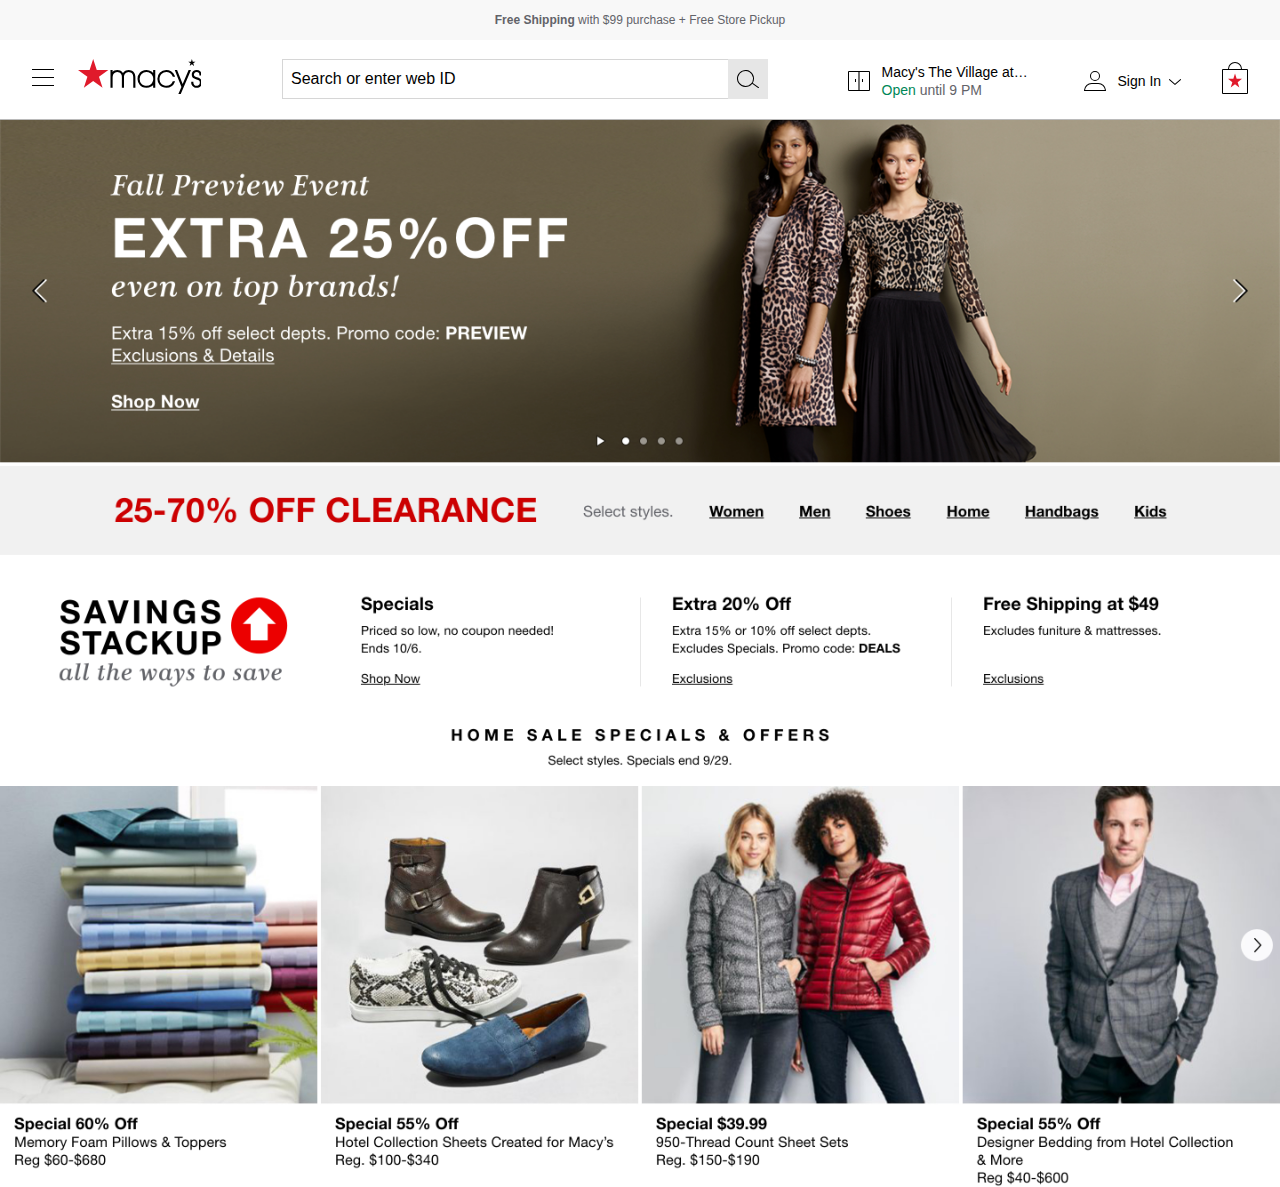
<file: index.html>
<!DOCTYPE html>
<head>
	<meta charset="utf-8">
	<meta http-equiv="X-UA-Compatible" content="IE=edge">
	<title>Macy's Header Redesign 1</title>
	<meta name="description" content="">
	<meta name="viewport" content="width=device-width, initial-scale=1, user-scalable=0">
	<link rel="stylesheet" href="css/style-min.css">
</head>
<body>



<!-- <div class="overlay"></div> -->

<div class="top-bar">
	<strong>Free Shipping</strong> with $99 purchase + Free Store Pickup
</div>

<div class="header">
	<!-- <img src="img/Header - Guest, Bag Empty - Desktop@2x.jpg" style="width:100%;opacity:.5;position:absolute;top:0;left:0;"> -->
	<div class="inset">
		<div class="logo">
			<svg xmlns="http://www.w3.org/2000/svg" viewBox="0 0 416 117.183">
				<path id="macy_s" data-name="macy&apos;s" d="M450.659,66.18c3.719,2.814,5.671,6.924,5.967,12.563a17.1,17.1,0,0,1-.982,6.833,16.8,16.8,0,0,1-3.608,5.855,17.27,17.27,0,0,1-5.881,4.092,18.329,18.329,0,0,1-7.141,1.423,20.3,20.3,0,0,1-7.705-1.516A18.384,18.384,0,0,1,425,91.1a16.4,16.4,0,0,1-3.307-5.216,16.841,16.841,0,0,1-1.127-6.118l.13-3.184,7.047-.039.042,2.478a11.081,11.081,0,0,0,3.119,7.95,11.3,11.3,0,0,0,8.11,2.976,11.43,11.43,0,0,0,4.278-.8,9.773,9.773,0,0,0,3.345-2.241,9.9,9.9,0,0,0,2.092-3.264,10.767,10.767,0,0,0,.736-3.988l-.007-.357c-.081-3-.854-5.145-2.439-6.732-1.716-1.716-4.436-2.94-8.563-3.852-3.961-1.144-8-2.436-10.917-4.771-3.281-2.6-4.884-6.1-5.048-10.99,0-5.083,1.833-9.273,5.3-12.16a17.508,17.508,0,0,1,11.222-3.806,16.5,16.5,0,0,1,11.555,4.364,15.641,15.641,0,0,1,4.564,11.273l.033,2.552h-7.168l-.042-2.471a10.958,10.958,0,0,0-.664-3.758,7.49,7.49,0,0,0-1.7-2.657,7.679,7.679,0,0,0-2.782-1.717,9.975,9.975,0,0,0-3.733-.589,11.463,11.463,0,0,0-4.215.744,8.453,8.453,0,0,0-3.063,2.034,7.7,7.7,0,0,0-1.664,2.7,8.611,8.611,0,0,0-.479,3.307,7.144,7.144,0,0,0,2.357,5.534c1.484,1.267,3.754,2.267,7.594,3.345l.411.107C443.722,62.767,447.517,63.8,450.659,66.18ZM419.92,8.96,422.805.11l2.857,8.85h9.327l-7.549,5.482,2.867,8.869-7.52-5.482-7.472,5.463,2.831-8.844L410.576,8.96ZM391.883,84.147l19.909-47.152h8.026l-2.076,5.152L385.4,117.293h-7.99l10.344-23.63-9.911-25.038c-5.146-13-10.325-26.111-10.49-26.531l-2.011-5.1h7.782Zm-71.1-33.618a19.325,19.325,0,0,0-4.713,7.1,25.18,25.18,0,0,0-1.82,9.337A24.17,24.17,0,0,0,316,76.149a21.813,21.813,0,0,0,5.026,7.444,22.307,22.307,0,0,0,7.292,4.712,23.871,23.871,0,0,0,22.611-2.835,19.975,19.975,0,0,0,7.045-9.214l.572-1.7h7.779l-1.214,3.364A28.405,28.405,0,0,1,354.489,91.78a29.754,29.754,0,0,1-16.954,5.165c-9.233,0-17.087-3.252-22.7-9.4a30.626,30.626,0,0,1-7.757-20.473,29.424,29.424,0,0,1,29.968-30.074,31.449,31.449,0,0,1,15.847,4.349,28.313,28.313,0,0,1,12.333,15.193l1.175,3.342H358.68l-.592-1.662a20.944,20.944,0,0,0-8.825-10.864,22.988,22.988,0,0,0-11.837-3.364,24.272,24.272,0,0,0-8.991,1.549A25.656,25.656,0,0,0,320.784,50.528ZM292.805,36.994h7.177v59.94h-7.177V87.042a27.686,27.686,0,0,1-6.691,5.709,30,30,0,0,1-15.794,4.189c-11.368,0-18.392-5.209-22.282-9.581a30.917,30.917,0,0,1,.007-40.791c3.886-4.365,10.908-9.575,22.276-9.575a30.528,30.528,0,0,1,17.139,5.158,27.9,27.9,0,0,1,5.347,4.679Zm.026,33.813a21.875,21.875,0,0,0,.272-4.349,23.267,23.267,0,0,0-.41-4.46,20.364,20.364,0,0,0-1.2-3.959,21.648,21.648,0,0,0-8.24-10.227,23.3,23.3,0,0,0-12.938-3.823,22.674,22.674,0,0,0-16.281,6.554,23.066,23.066,0,0,0-6.51,16.423,24.154,24.154,0,0,0,5.94,15.842c4.21,4.669,10.14,7.136,17.148,7.136a21.843,21.843,0,0,0,21.116-15.014A20.591,20.591,0,0,0,292.831,70.808ZM226.552,42.932a20.688,20.688,0,0,1,5.1,8.734,40.925,40.925,0,0,1,1.613,12.1V96.934H226.1V63.77a33.748,33.748,0,0,0-1.243-9.812,14.641,14.641,0,0,0-3.485-6.113,11.558,11.558,0,0,0-4.437-2.854,19.056,19.056,0,0,0-12.718.214,12.652,12.652,0,0,0-5.535,4.015,14.938,14.938,0,0,0-2.954,5.822,38.591,38.591,0,0,0-.673,8.727V96.934h-7.174l.02-34.746a28.08,28.08,0,0,0-.917-8.042A14.411,14.411,0,0,0,184.53,49.4a12.958,12.958,0,0,0-4.936-3.871,19.18,19.18,0,0,0-7.31-1.537,13.61,13.61,0,0,0-6.25,1.261,12.39,12.39,0,0,0-4.765,3.651,16.239,16.239,0,0,0-3.345,6,28.017,28.017,0,0,0-1.091,8.369V96.934h-7.177V36.994h7.177v6.445A20.729,20.729,0,0,1,163.1,39a22.363,22.363,0,0,1,9.254-2,25.174,25.174,0,0,1,9.732,1.841,19.342,19.342,0,0,1,7.484,5.45,15.244,15.244,0,0,1,1.878,2.754,20.766,20.766,0,0,1,2.176-2.841,21.373,21.373,0,0,1,7.585-5.314,26.183,26.183,0,0,1,18.289-.429A19.17,19.17,0,0,1,226.552,42.932Z" transform="translate(-40.655 -0.11)" fill-rule="evenodd"></path>
				<path id="star" d="M50.962.11,62.947,37h38.865L70.365,59.866,82.393,96.936,50.914,74,19.622,96.828l11.965-36.9L0,37H38.991Z" transform="translate(0 -0.11)" fill="#e01a2b" fill-rule="evenodd"></path>
			</svg>
		</div>
		<div class="store-account-search">
			<div class="account">
				<div class="icon">
					<svg xmlns="http://www.w3.org/2000/svg" width="22.001" height="20" viewBox="0 0 22.001 20"><path d="M0,20l.05-.95A7.659,7.659,0,0,1,7.661,12h6.658v.05a7.658,7.658,0,0,1,7.611,7L22,20Zm1.05-1H20.92a6.661,6.661,0,0,0-6.6-6H7.661A6.671,6.671,0,0,0,1.05,19ZM6,5a5,5,0,1,1,5,5A5,5,0,0,1,6,5ZM7,5a4,4,0,1,0,4-4A4,4,0,0,0,7,5Z"/></svg>
				</div>
				<div class="lockup">
					<a href="#">Sign In
					<div class="icon">
						<svg xmlns="http://www.w3.org/2000/svg" width="12" height="6" viewBox="0 0 12 6"><path d="M5.484,12a.488.488,0,0,1-.369-.16L.126,6.324a.523.523,0,0,1,0-.682L5.115.148a.5.5,0,0,1,.708,0,.493.493,0,0,1,0,.7L1.174,5.983l4.679,5.183a.493.493,0,0,1,0,.7A.458.458,0,0,1,5.484,12Z" transform="translate(0 6) rotate(-90)"/></svg>
					</div>
					</a>
				</div>
			</div>
			<div class="store">
				<div class="icon">
					<svg xmlns="http://www.w3.org/2000/svg" width="22.001" height="20" viewBox="0 0 22.001 20">
						<path id="Icon" d="M-6029,20a1,1,0,0,1-1-1V1a1,1,0,0,1,1-1h20a1,1,0,0,1,1,1V19a1,1,0,0,1-1,1Zm10.549-1H-6009V1h-9.451ZM-6029,19h9.449V1H-6029Zm13-8V8h1v3Zm-7,0V8h1v3Z" transform="translate(6030)"/></path>
					</svg>
				</div>
				<div class="lockup">
					<a href="#"><span class="name">Macy's The Village at Corte Madera</span><br>
					<span class="open">Open</span> <span class="time">until 9 PM</span></a>
				</div>
			</div>
			<div class="search-input">
				<input type="text" placeholder="Search or enter web ID">
				<a class="input-button">
					<svg class="icon" xmlns="http://www.w3.org/2000/svg" width="22.024" height="18.182" viewBox="0 0 22.024 18.182" fill="#000000">
						<path id="Icon" d="M22.8,18.26l-6-4.38A8.37,8.37,0,0,0,18,9.5a8.51,8.51,0,1,0-1.79,5.21l6,4.36a.52.52,0,0,0,.29.09.5.5,0,0,0,.3-.9ZM9.5,17a7.49,7.49,0,1,1,5.306-2.194A7.48,7.48,0,0,1,9.5,17Z" transform="translate(-0.979 -0.978)"/></path>
					</svg>
				</a>
			</div>
		</div>
		<div class="bag">
			<a href="#">
				<svg class="icon" xmlns="http://www.w3.org/2000/svg" viewBox="0 0 19.5 24">
					<path id="bag" d="M20.75,8h-18V25.25h18Zm-4.5-.75a4.5,4.5,0,0,0-9,0Zm-9.75,0a5.25,5.25,0,0,1,10.5,0h3.75A.75.75,0,0,1,21.5,8V25.25a.75.75,0,0,1-.75.75h-18A.75.75,0,0,1,2,25.25V8a.75.75,0,0,1,.75-.75Z" transform="translate(-2 -2)"/></path>
					<path id="star" d="M16.5,24,13.25,21.51l-3.225,2.475,1.23-4L8,17.5h4.02l1.238-4,1.238,4H18.5L15.26,19.98Z" transform="translate(-3.5 -4.875)" fill="#e01a2b" fill-rule="evenodd"/></path>
				</svg>
			</a>
		</div>
		<div class="overlay">
			<div class="close-button">
				<svg xmlns="http://www.w3.org/2000/svg" width="15.991" height="15.995" viewBox="0 0 15.991 15.995"><defs><style>.a2{fill:#fff;}</style></defs><path class="a2" d="M8.75,8,15.84.91a.53.53,0,0,0-.75-.75L8,7.25.91.16A.53.53,0,0,0,.16.91L7.25,8,.16,15.09a.53.53,0,0,0,0,.75A.5.5,0,0,0,.53,16a.51.51,0,0,0,.38-.16L8,8.75l7.09,7.09a.51.51,0,0,0,.38.16.5.5,0,0,0,.37-.16.53.53,0,0,0,0-.75Z" transform="translate(-0.005 -0.005)"/></svg>
			</div>
		</div>

		<div class="menu-button">
			<div class="icon">
				<div class="menu-icon top"></div>
				<div class="menu-icon middle"></div>
				<div class="menu-icon bottom"></div>
			</div>
		</div>
	</div>
</div>




<div class="menu">
	<div>
		<div class="menu-l1">
			<div class="top-links">
				<div class="top-link">
					<a href="#">
					<div class="lockup">
						<div class="icon"><svg xmlns="http://www.w3.org/2000/svg" width="22.001" height="20" viewBox="0 0 22.001 20"><path d="M0,20l.05-.95A7.659,7.659,0,0,1,7.661,12h6.658v.05a7.658,7.658,0,0,1,7.611,7L22,20Zm1.05-1H20.92a6.661,6.661,0,0,0-6.6-6H7.661A6.671,6.671,0,0,0,1.05,19ZM6,5a5,5,0,1,1,5,5A5,5,0,0,1,6,5ZM7,5a4,4,0,1,0,4-4A4,4,0,0,0,7,5Z"/></svg></div>
						<div class="label">
							<div class="primary">
								My Account
							</div>
						</div>
					</div>
					</a>
				</div>
				<div class="top-link">
					<a href="#">
					<div class="lockup">
						<div class="icon"><svg xmlns="http://www.w3.org/2000/svg" width="22" height="20.96" viewBox="0 0 22 20.96"><defs><style>.a{fill:#e01a2b;}.b{fill:#ab0000;}.c{fill:#c11221;}</style></defs><path class="a" d="M11.01.52,8.43,8.51H0l6.83,4.96L4.24,21.45,11,16.51l6.8,4.97-2.6-8.02L22,8.51H13.6Z" transform="translate(0 -0.52)"/><path class="b" d="M6.83,13.47l8.37-.01L0,8.51Z" transform="translate(0 -0.52)"/><path class="c" d="M6.83,13.47,4.24,21.45,22,8.51Z" transform="translate(0 -0.52)"/></svg></div>
						<div class="label">
							<div class="primary">
								Earn Star Rewards
							</div>
						</div>
					</div>
					</a>
				</div>
				<div class="top-link">
					<a href="#">
					<div class="lockup">
						<div class="icon"><svg xmlns="http://www.w3.org/2000/svg" width="22.001" height="20" viewBox="0 0 22.001 20"><path d="M1,20a1,1,0,0,1-1-1V1A1,1,0,0,1,1,0H21a1,1,0,0,1,1,1V19a1,1,0,0,1-1,1ZM11.55,19H21V1H11.55ZM1,19H10.45V1H1Zm13-8V8h1v3ZM7,11V8H8v3Z"/></svg></div>
						<div class="label">
							<div class="primary">Macy's Sun Valley Shopping Center</div>
							<div class="secondary"><span class="highlight">Open</span> until 9pm</div>
						</div>
					</div>
					</a>
				</div>
			</div>
			<hr>
			<div class="dept-links">
				<div class="title">Departments</div>
				<div class="link" data-id="2" data-child="201"><a href="#"><span class="lockup"><span class="inset">Women<strong> </strong><span class="icon-right"><svg xmlns="http://www.w3.org/2000/svg" width="6" height="12" viewBox="0 0 6 12"><path d="M5.484,0a.488.488,0,0,0-.369.16L.126,5.676a.523.523,0,0,0,0,.682l4.989,5.494a.5.5,0,0,0,.708,0,.493.493,0,0,0,0-.7L1.174,6.017,5.853.834a.493.493,0,0,0,0-.7A.458.458,0,0,0,5.484,0Z" transform="translate(6 12) rotate(180)"/></svg></span></span></span></a><div class="angle angle-top"></div><div class="angle angle-bottom"></div></div>
				<div class="link" data-id="3" data-child="202"><a href="#"><span class="lockup"><span class="inset">Men<strong> </strong><span class="icon-right"><svg xmlns="http://www.w3.org/2000/svg" width="6" height="12" viewBox="0 0 6 12"><path d="M5.484,0a.488.488,0,0,0-.369.16L.126,5.676a.523.523,0,0,0,0,.682l4.989,5.494a.5.5,0,0,0,.708,0,.493.493,0,0,0,0-.7L1.174,6.017,5.853.834a.493.493,0,0,0,0-.7A.458.458,0,0,0,5.484,0Z" transform="translate(6 12) rotate(180)"/></svg></span></span></span></a><div class="angle angle-top"></div><div class="angle angle-bottom"></div></div>
				<div class="link" data-id="4" data-child="203"><a href="#"><span class="lockup"><span class="inset">Kids & Baby<strong> </strong><span class="icon-right"><svg xmlns="http://www.w3.org/2000/svg" width="6" height="12" viewBox="0 0 6 12"><path d="M5.484,0a.488.488,0,0,0-.369.16L.126,5.676a.523.523,0,0,0,0,.682l4.989,5.494a.5.5,0,0,0,.708,0,.493.493,0,0,0,0-.7L1.174,6.017,5.853.834a.493.493,0,0,0,0-.7A.458.458,0,0,0,5.484,0Z" transform="translate(6 12) rotate(180)"/></svg></span></span></span></a><div class="angle angle-top"></div><div class="angle angle-bottom"></div></div>
				<div class="link" data-id="5" data-child="204"><a href="#"><span class="lockup"><span class="inset">Home<strong> </strong><span class="icon-right"><svg xmlns="http://www.w3.org/2000/svg" width="6" height="12" viewBox="0 0 6 12"><path d="M5.484,0a.488.488,0,0,0-.369.16L.126,5.676a.523.523,0,0,0,0,.682l4.989,5.494a.5.5,0,0,0,.708,0,.493.493,0,0,0,0-.7L1.174,6.017,5.853.834a.493.493,0,0,0,0-.7A.458.458,0,0,0,5.484,0Z" transform="translate(6 12) rotate(180)"/></svg></span></span></span></a><div class="angle angle-top"></div><div class="angle angle-bottom"></div></div>
				<div class="link" data-id="6" data-child="205"><a href="#"><span class="lockup"><span class="inset">Shoes<strong> </strong><span class="icon-right"><svg xmlns="http://www.w3.org/2000/svg" width="6" height="12" viewBox="0 0 6 12"><path d="M5.484,0a.488.488,0,0,0-.369.16L.126,5.676a.523.523,0,0,0,0,.682l4.989,5.494a.5.5,0,0,0,.708,0,.493.493,0,0,0,0-.7L1.174,6.017,5.853.834a.493.493,0,0,0,0-.7A.458.458,0,0,0,5.484,0Z" transform="translate(6 12) rotate(180)"/></svg></span></span></span></a><div class="angle angle-top"></div><div class="angle angle-bottom"></div></div>
				<div class="link" data-id="7" data-child="206"><a href="#"><span class="lockup"><span class="inset">Handbags & Accessories<strong> </strong><span class="icon-right"><svg xmlns="http://www.w3.org/2000/svg" width="6" height="12" viewBox="0 0 6 12"><path d="M5.484,0a.488.488,0,0,0-.369.16L.126,5.676a.523.523,0,0,0,0,.682l4.989,5.494a.5.5,0,0,0,.708,0,.493.493,0,0,0,0-.7L1.174,6.017,5.853.834a.493.493,0,0,0,0-.7A.458.458,0,0,0,5.484,0Z" transform="translate(6 12) rotate(180)"/></svg></span></span></span></a><div class="angle angle-top"></div><div class="angle angle-bottom"></div></div>
				<div class="link" data-id="8" data-child="207"><a href="#"><span class="lockup"><span class="inset">Beauty<strong> </strong><span class="icon-right"><svg xmlns="http://www.w3.org/2000/svg" width="6" height="12" viewBox="0 0 6 12"><path d="M5.484,0a.488.488,0,0,0-.369.16L.126,5.676a.523.523,0,0,0,0,.682l4.989,5.494a.5.5,0,0,0,.708,0,.493.493,0,0,0,0-.7L1.174,6.017,5.853.834a.493.493,0,0,0,0-.7A.458.458,0,0,0,5.484,0Z" transform="translate(6 12) rotate(180)"/></svg></span></span></span></a><div class="angle angle-top"></div><div class="angle angle-bottom"></div></div>
				<div class="link" data-id="9" data-child="208"><a href="#"><span class="lockup"><span class="inset">Furniture<strong> </strong><span class="icon-right"><svg xmlns="http://www.w3.org/2000/svg" width="6" height="12" viewBox="0 0 6 12"><path d="M5.484,0a.488.488,0,0,0-.369.16L.126,5.676a.523.523,0,0,0,0,.682l4.989,5.494a.5.5,0,0,0,.708,0,.493.493,0,0,0,0-.7L1.174,6.017,5.853.834a.493.493,0,0,0,0-.7A.458.458,0,0,0,5.484,0Z" transform="translate(6 12) rotate(180)"/></svg></span></span></span></a><div class="angle angle-top"></div><div class="angle angle-bottom"></div></div>
				<div class="link" data-id="10" data-child="209"><a href="#"><span class="lockup"><span class="inset">Bed & Bath<strong> </strong><span class="icon-right"><svg xmlns="http://www.w3.org/2000/svg" width="6" height="12" viewBox="0 0 6 12"><path d="M5.484,0a.488.488,0,0,0-.369.16L.126,5.676a.523.523,0,0,0,0,.682l4.989,5.494a.5.5,0,0,0,.708,0,.493.493,0,0,0,0-.7L1.174,6.017,5.853.834a.493.493,0,0,0,0-.7A.458.458,0,0,0,5.484,0Z" transform="translate(6 12) rotate(180)"/></svg></span></span></span></a><div class="angle angle-top"></div><div class="angle angle-bottom"></div></div>
				<div class="link" data-id="11" data-child="210"><a href="#"><span class="lockup"><span class="inset">Jewelry<strong> </strong><span class="icon-right"><svg xmlns="http://www.w3.org/2000/svg" width="6" height="12" viewBox="0 0 6 12"><path d="M5.484,0a.488.488,0,0,0-.369.16L.126,5.676a.523.523,0,0,0,0,.682l4.989,5.494a.5.5,0,0,0,.708,0,.493.493,0,0,0,0-.7L1.174,6.017,5.853.834a.493.493,0,0,0,0-.7A.458.458,0,0,0,5.484,0Z" transform="translate(6 12) rotate(180)"/></svg></span></span></span></a><div class="angle angle-top"></div><div class="angle angle-bottom"></div></div>
				<div class="link" data-id="12" data-child="211"><a href="#"><span class="lockup"><span class="inset">Watches<strong> </strong><span class="icon-right"><svg xmlns="http://www.w3.org/2000/svg" width="6" height="12" viewBox="0 0 6 12"><path d="M5.484,0a.488.488,0,0,0-.369.16L.126,5.676a.523.523,0,0,0,0,.682l4.989,5.494a.5.5,0,0,0,.708,0,.493.493,0,0,0,0-.7L1.174,6.017,5.853.834a.493.493,0,0,0,0-.7A.458.458,0,0,0,5.484,0Z" transform="translate(6 12) rotate(180)"/></svg></span></span></span></a><div class="angle angle-top"></div><div class="angle angle-bottom"></div></div>
				<div class="link" data-id="13" data-child="212"><a href="#"><span class="lockup"><span class="inset">Juniors<strong> </strong><span class="icon-right"><svg xmlns="http://www.w3.org/2000/svg" width="6" height="12" viewBox="0 0 6 12"><path d="M5.484,0a.488.488,0,0,0-.369.16L.126,5.676a.523.523,0,0,0,0,.682l4.989,5.494a.5.5,0,0,0,.708,0,.493.493,0,0,0,0-.7L1.174,6.017,5.853.834a.493.493,0,0,0,0-.7A.458.458,0,0,0,5.484,0Z" transform="translate(6 12) rotate(180)"/></svg></span></span></span></a><div class="angle angle-top"></div><div class="angle angle-bottom"></div></div>
				<div class="link" data-id="14" data-child="213"><a href="#"><span class="lockup"><span class="inset">Plus Size<strong> </strong><span class="icon-right"><svg xmlns="http://www.w3.org/2000/svg" width="6" height="12" viewBox="0 0 6 12"><path d="M5.484,0a.488.488,0,0,0-.369.16L.126,5.676a.523.523,0,0,0,0,.682l4.989,5.494a.5.5,0,0,0,.708,0,.493.493,0,0,0,0-.7L1.174,6.017,5.853.834a.493.493,0,0,0,0-.7A.458.458,0,0,0,5.484,0Z" transform="translate(6 12) rotate(180)"/></svg></span></span></span></a><div class="angle angle-top"></div><div class="angle angle-bottom"></div></div>
				<div class="link" data-id="15" data-child="214"><a href="#"><span class="lockup"><span class="inset">Sports Fan Shop<strong> </strong><span class="icon-right"><svg xmlns="http://www.w3.org/2000/svg" width="6" height="12" viewBox="0 0 6 12"><path d="M5.484,0a.488.488,0,0,0-.369.16L.126,5.676a.523.523,0,0,0,0,.682l4.989,5.494a.5.5,0,0,0,.708,0,.493.493,0,0,0,0-.7L1.174,6.017,5.853.834a.493.493,0,0,0,0-.7A.458.458,0,0,0,5.484,0Z" transform="translate(6 12) rotate(180)"/></svg></span></span></span></a><div class="angle angle-top"></div><div class="angle angle-bottom"></div></div>
				<div class="link" data-id="16" data-child="215"><a href="#"><span class="lockup"><span class="inset">The Edit<strong> </strong><span class="icon-right"><svg xmlns="http://www.w3.org/2000/svg" width="6" height="12" viewBox="0 0 6 12"><path d="M5.484,0a.488.488,0,0,0-.369.16L.126,5.676a.523.523,0,0,0,0,.682l4.989,5.494a.5.5,0,0,0,.708,0,.493.493,0,0,0,0-.7L1.174,6.017,5.853.834a.493.493,0,0,0,0-.7A.458.458,0,0,0,5.484,0Z" transform="translate(6 12) rotate(180)"/></svg></span></span></span></a><div class="angle angle-top"></div><div class="angle angle-bottom"></div></div>
				<div class="link" data-id="18" data-child="217"><a href="#"><span class="lockup"><span class="inset">Holiday Lane<strong> </strong><span class="icon-right"><svg xmlns="http://www.w3.org/2000/svg" width="6" height="12" viewBox="0 0 6 12"><path d="M5.484,0a.488.488,0,0,0-.369.16L.126,5.676a.523.523,0,0,0,0,.682l4.989,5.494a.5.5,0,0,0,.708,0,.493.493,0,0,0,0-.7L1.174,6.017,5.853.834a.493.493,0,0,0,0-.7A.458.458,0,0,0,5.484,0Z" transform="translate(6 12) rotate(180)"/></svg></span></span></span></a><div class="angle angle-top"></div><div class="angle angle-bottom"></div></div>
				<div class="link" data-id="17" data-child="216"><a href="#"><span class="lockup"><span class="inset">Sale & Clearance<strong> </strong><span class="icon-right"><svg xmlns="http://www.w3.org/2000/svg" width="6" height="12" viewBox="0 0 6 12"><path d="M5.484,0a.488.488,0,0,0-.369.16L.126,5.676a.523.523,0,0,0,0,.682l4.989,5.494a.5.5,0,0,0,.708,0,.493.493,0,0,0,0-.7L1.174,6.017,5.853.834a.493.493,0,0,0,0-.7A.458.458,0,0,0,5.484,0Z" transform="translate(6 12) rotate(180)"/></svg></span></span></span></a><div class="angle angle-top"></div><div class="angle angle-bottom"></div></div>
			</div>
			<hr>
			<div class="bottom-links">
				<div class="bottom-link">
					<a href="#">
					<div class="lockup">
						<div class="icon"><svg xmlns="http://www.w3.org/2000/svg" width="13.333" height="18.333" viewBox="0 0 13.333 18.333"><path d="M1.966,12.274A13.856,13.856,0,0,1,.15,8.058,6.389,6.389,0,0,1,0,6.666a6.666,6.666,0,0,1,13.333,0,6.383,6.383,0,0,1-.15,1.376,13.836,13.836,0,0,1-1.816,4.216,39.472,39.472,0,0,1-4.7,6.075A39.44,39.44,0,0,1,1.966,12.274ZM.833,6.666a5.834,5.834,0,0,0,.125,1.2,12.622,12.622,0,0,0,1.716,3.95A37.588,37.588,0,0,0,6.666,17.1a37.437,37.437,0,0,0,3.991-5.266,12.625,12.625,0,0,0,1.718-3.95A6.05,6.05,0,0,0,12.5,6.666a5.833,5.833,0,0,0-11.667,0Zm2.5,0A3.333,3.333,0,1,1,6.666,10,3.334,3.334,0,0,1,3.333,6.666Zm.834,0a2.5,2.5,0,1,0,2.5-2.5A2.5,2.5,0,0,0,4.167,6.666Z"/></svg></div>
						<div class="label">
							<div class="primary">
								Find a Store
							</div>
						</div>
					</div>
					</a>
				</div>
				<div class="bottom-link">
					<a href="#">
					<div class="lockup">
						<div class="icon"><svg xmlns="http://www.w3.org/2000/svg" width="18.337" height="18.342" viewBox="0 0 18.337 18.342"><defs><style>.a1{fill:#000;fill-rule:evenodd;}</style></defs><path class="a1" d="M7.218,0A1.668,1.668,0,0,1,8.393.487h0L17.85,9.951a1.669,1.669,0,0,1,0,2.358h0L12.3,17.854a1.667,1.667,0,0,1-2.357,0h0L.488,8.4A1.662,1.662,0,0,1,0,7.221H0V1.667A1.667,1.667,0,0,1,1.667,0H7.218Zm0,.833H1.667a.835.835,0,0,0-.833.833h0V7.221a.833.833,0,0,0,.243.587h0l9.457,9.458a.834.834,0,0,0,1.179,0h0l5.547-5.546a.836.836,0,0,0,0-1.179h0L7.8,1.076A.826.826,0,0,0,7.216.833ZM4.581,2.5A2.083,2.083,0,1,1,2.5,4.586,2.083,2.083,0,0,1,4.581,2.5Zm0,.833a1.25,1.25,0,1,0,1.25,1.25A1.252,1.252,0,0,0,4.581,3.336Z" transform="translate(0 0)"/></svg></div>
						<div class="label">
							<div class="primary">
								Today's Deals
							</div>
						</div>
					</div>
					</a>
				</div>
				<div class="bottom-link">
					<a href="#">
					<div class="lockup">
						<div class="icon"><svg xmlns="http://www.w3.org/2000/svg" width="18.334" height="15" viewBox="0 0 18.334 15"><path d="M1.667,15A1.666,1.666,0,0,1,0,13.334V1.667A1.667,1.667,0,0,1,1.667,0h15a1.667,1.667,0,0,1,1.667,1.667V13.334A1.666,1.666,0,0,1,16.667,15ZM.834,1.667V13.334a.834.834,0,0,0,.833.834h15a.834.834,0,0,0,.834-.834V1.667a.834.834,0,0,0-.834-.834h-15A.834.834,0,0,0,.834,1.667ZM9.167,9.694,6.6,11.658l.981-3.177L5,6.51H8.195l.981-3.177.972,3.177h3.186L10.76,8.472l.981,3.194Z"/></svg></div>
						<div class="label">
							<div class="primary">
								Gift Cards
							</div>
						</div>
					</div>
					</a>
				</div>
				<div class="bottom-link">
					<a href="#">
					<div class="lockup">
						<div class="icon"><svg xmlns="http://www.w3.org/2000/svg" width="21.432" height="22.053" viewBox="0 0 21.432 22.053"><path d="M20.713,4.828h-5a2.581,2.581,0,0,0,.411-.35,2.927,2.927,0,0,0,.606-1A2.878,2.878,0,0,0,16.9,2.446a2.417,2.417,0,0,0-.257-1.073A2.422,2.422,0,0,0,15.54.312a3.057,3.057,0,0,0-.808-.26,3.223,3.223,0,0,0-1.09-.01,3.331,3.331,0,0,0-.834.272,3.6,3.6,0,0,0-.684.433,4.371,4.371,0,0,0-.64.618,5.414,5.414,0,0,0-.537.737c-.095.156-.171.3-.232.419-.061-.122-.137-.263-.232-.419a5.569,5.569,0,0,0-.534-.736A4.5,4.5,0,0,0,9.308.747,3.615,3.615,0,0,0,8.623.314,3.3,3.3,0,0,0,7.787.042,3.186,3.186,0,0,0,6.7.052a3.054,3.054,0,0,0-.8.258,2.439,2.439,0,0,0-.576.379,2.336,2.336,0,0,0-.792,1.76A2.938,2.938,0,0,0,5.31,4.478a2.573,2.573,0,0,0,.411.35h-5A.719.719,0,0,0,0,5.546V9.917a.719.719,0,0,0,.718.718H1.2v10.3a1.122,1.122,0,0,0,1.12,1.12H19.109a1.121,1.121,0,0,0,1.12-1.12v-10.3h.484a.72.72,0,0,0,.719-.718V5.546a.72.72,0,0,0-.719-.718m-9.43-.989a4.126,4.126,0,0,1,.2-.606,4.627,4.627,0,0,1,.315-.61,4.39,4.39,0,0,1,.436-.6,3.333,3.333,0,0,1,.5-.488,2.572,2.572,0,0,1,.5-.319,2.234,2.234,0,0,1,.571-.187A2.049,2.049,0,0,1,14.155,1a2.334,2.334,0,0,1,.4.035,2.079,2.079,0,0,1,.54.172,1.455,1.455,0,0,1,.348.227,1.427,1.427,0,0,1,.311.394,1.435,1.435,0,0,1,.147.643,1.883,1.883,0,0,1-.115.669,1.949,1.949,0,0,1-.394.651,2.032,2.032,0,0,1-.7.463,4.982,4.982,0,0,1-1.085.307,8.112,8.112,0,0,1-2.163.228l-.12-.056a.571.571,0,0,1-.046-.116,1.161,1.161,0,0,1-.065-.314,1.443,1.443,0,0,1,.065-.465m1.137,5.8H9.376V5.828H12.42Zm0,11.418H9.376V10.635H12.42ZM5.644,3.142a1.865,1.865,0,0,1-.117-.667,1.432,1.432,0,0,1,.15-.647,1.36,1.36,0,0,1,.306-.392,1.511,1.511,0,0,1,.355-.23,2.061,2.061,0,0,1,.537-.17A2.307,2.307,0,0,1,7.276,1a2.012,2.012,0,0,1,.343.028,2.178,2.178,0,0,1,.572.187,2.614,2.614,0,0,1,.5.319,3.444,3.444,0,0,1,.5.49,4.417,4.417,0,0,1,.434.6,4.51,4.51,0,0,1,.314.611,3.913,3.913,0,0,1,.2.6,1.427,1.427,0,0,1,.068.468,1.142,1.142,0,0,1-.068.315.255.255,0,0,1-.109.157.266.266,0,0,1-.054.014h0a8.167,8.167,0,0,1-2.163-.228,5.011,5.011,0,0,1-1.087-.308,2.03,2.03,0,0,1-.695-.462,1.938,1.938,0,0,1-.393-.65M1,5.828H8.376V9.635H1ZM2.2,20.933v-10.3H8.376V21.053H2.321a.12.12,0,0,1-.12-.12m17.028,0a.12.12,0,0,1-.12.12H13.42V10.635h5.809Zm1.2-11.3H13.42V5.828h7.012Z" transform="translate(0 0)"/></svg></div>
						<div class="label">
							<div class="primary">
								Gift Ideas
							</div>
						</div>
					</div>
					</a>
				</div>
				<div class="bottom-link">
					<a href="#">
					<div class="lockup">
						<div class="icon"><svg xmlns="http://www.w3.org/2000/svg" width="18.334" height="18.333" viewBox="0 0 18.334 18.333"><path d="M0,18.333V15a1.666,1.666,0,0,1,1.667-1.666H2.5v-2.5A1.666,1.666,0,0,1,4.167,9.167h1.25V7.084a1.2,1.2,0,0,1,1.15-1.25h5.2a1.2,1.2,0,0,1,1.149,1.25V9.167h1.251a1.666,1.666,0,0,1,1.666,1.666v2.5h.833A1.666,1.666,0,0,1,18.334,15v3.333ZM.834,15v2.5H17.5V15a.833.833,0,0,0-.834-.832h-15A.832.832,0,0,0,.834,15ZM15,13.334v-2.5A.832.832,0,0,0,14.167,10h-10a.833.833,0,0,0-.834.832v2.5ZM12.084,9.167V7.084c0-.226-.142-.417-.317-.417h-5.2c-.175,0-.317.192-.317.417V9.167ZM9.167,3.816,7.633,4.991l.583-1.9L6.666,1.908H8.583L9.167,0l.591,1.908h1.908L10.125,3.083,10.717,5Z"/></svg></div>
						<div class="label">
							<div class="primary">
								Wedding Registry
							</div>
						</div>
					</div>
					</a>
				</div>
			</div>
		</div>
	</div>
</div>
		
		
		
		
<div class="menu-flyout">
	<!-- Start Women -->
	<div class="menu-cat" data-id="201">
		<div class="col col-1">
			<div class="menu-group">
				<div class="title">Women's Clothing</div>
				<div class="link"><a href="#">All Women's Clothing</a></div>
				<div class="link"><a href="#">Activewear</a></div>
				<div class="link"><a href="#">Bras, Panties & Lingerie</a></div>
				<div class="link"><a href="#">Cashmere</a></div>
				<div class="link"><a href="#">Coats</a></div>
				<div class="link"><a href="#">Dresses</a></div>
				<div class="link"><a href="#">Jackets & Blazers</a></div>
				<div class="link"><a href="#">Jeans</a></div>
				<div class="link"><a href="#">Jumpsuits & Rompers</a></div>
				<div class="link"><a href="#">Pajamas, Robes & Loungewear</a></div>
				<div class="link"><a href="#">Pants & Leggings</a></div>
				<div class="link"><a href="#">Skirts</a></div>
				<div class="link"><a href="#">Suits & Suit Separates</a></div>
				<div class="link"><a href="#">Sweaters</a></div>
				<div class="link"><a href="#">Swimwear</a></div>
				<div class="link"><a href="#">Tops</a></div>
			</div>
			<div class="menu-group">
				<div class="title">Special Sizes</div>
				<div class="link"><a href="#">Juniors</a></div>
				<div class="link"><a href="#">Maternity</a></div>
				<div class="link"><a href="#">Petite</a></div>
				<div class="link"><a href="#">Plus Sizes</a></div>
			</div>
		</div>
		<div class="col col-2">
			<div class="menu-group">
				<div class="title">Women's Shoes</div>
				<div class="link"><a href="#">All Women's Shoes</a></div>
				<div class="link"><a href="#">Boots</a></div>
				<div class="link"><a href="#">Flats</a></div>
				<div class="link"><a href="#">Heels & Pumps</a></div>
			</div>
			<div class="menu-group">
				<div class="title">Handbags & Accessories</div>
				<div class="link"><a href="#">Handbags & Wallets</a></div>
				<div class="link"><a href="#">Hats, Belts & Scarves</a></div>
				<div class="link"><a href="#">Luggage</a></div>
				<div class="link"><a href="#">Sunglasses By Sunglass Hut</a></div>
			</div>
			<div class="menu-group">
				<div class="title">Jewelry & Watches</div>
				<div class="link"><a href="#">Jewelry</a></div>
				<div class="link"><a href="#">Watches</a></div>
			</div>
			<div class="menu-group">
				<div class="title">Beauty</div>
				<div class="link"><a href="#">All Beauty</a></div>
				<div class="link"><a href="#">Makeup</a></div>
				<div class="link"><a href="#">Perfume</a></div>
				<div class="link"><a href="#">Skin Care</a></div>
			</div>
		</div>
		<div class="col col-3">
			<div class="menu-group">
				<div class="title">Designer & Contemporary</div>
				<div class="link"><a href="#">Contemporary</a></div>
				<div class="link"><a href="#">Designer</a></div>
				<div class="link"><a href="#">Premier Designer</a></div>
			</div>
			<div class="menu-group">
				<div class="title">Women's Brands</div>
				<div class="link"><a href="#">All Women's Brands</a></div>
				<div class="link"><a href="#">Alfani</a></div>
				<div class="link"><a href="#">Calvin Klein</a></div>
				<div class="link"><a href="#">DKNY</a></div>
				<div class="link"><a href="#">Eileen Fisher</a></div>
				<div class="link"><a href="#">Free People</a></div>
				<div class="link"><a href="#">GUESS?</a></div>
				<div class="link"><a href="#">INC International Concepts</a></div>
				<div class="link"><a href="#">Lauren Ralph Lauren</a></div>
				<div class="link"><a href="#">Levi's</a></div>
				<div class="link"><a href="#">MICHAEL Michael Kors</a></div>
				<div class="link"><a href="#">Nike</a></div>
				<div class="link"><a href="#">Style & Co</a></div>
				<div class="link"><a href="#">Tommy Hilfiger</a></div>
				<div class="link"><a href="#">Vince Camuto</a></div>
			</div>
		</div>
		<div class="col col-4">
			<div class="menu-group">
				<div class="title">Shop By Occasion</div>
				<div class="link"><a href="#">Evening</a></div>
				<div class="link"><a href="#">Homecoming Dresses</a></div>
				<div class="link"><a href="#">Outdoor & Camping</a></div>
				<div class="link"><a href="#">Vacation</a></div>
				<div class="link"><a href="#">Wedding</a></div>
				<div class="link"><a href="#">Wear To Work</a></div>
			</div>
			<div class="menu-group">
				<div class="title">New & Now</div>
				<div class="link"><a href="#">New Arrivals</a></div>
				<div class="link"><a href="#">#MACYSSWEEPSTAKES</a></div>
				<div class="link"><a href="#">It List - Trends</a></div>
				<div class="link"><a href="#">Mango</a></div>
				<div class="link"><a href="#">The Pink Shop</a></div>
				<div class="link"><a href="#">ThredUP</a></div>
			</div>
			<div class="menu-group">
				<div class="link red"><a href="#">Sale & Clearance</a></div>
				<div class="link red"><a href="#">40-60% Off Select Active Flash Sale</a></div>
				<div class="link red"><a href="#">40-50% Off New Markdown</a></div>
			</div>
		</div>
	</div>
	<!-- End Women -->
	<!-- Start Men -->
	<div class="menu-cat" data-id="202">
		<div class="col col-1">
			<div class="menu-group">
				<div class="title">Men's Clothing</div>
				<div class="link"><a href="#">All Men's Clothing</a></div>
				<div class="link"><a href="#">Activewear</a></div>
				<div class="link"><a href="#">Big & Tall</a></div>
				<div class="link"><a href="#">Blazers & Sport Coats</a></div>
				<div class="link"><a href="#">Coats & Jackets</a></div>
				<div class="link"><a href="#">Dress Shirts</a></div>
				<div class="link"><a href="#">Hoodies & Sweatshirts</a></div>
				<div class="link"><a href="#">Jeans</a></div>
				<div class="link"><a href="#">Pajamas, Lounge & Sleepwear</a></div>
				<div class="link"><a href="#">Pants</a></div>
				<div class="link"><a href="#">Polos</a></div>
				<div class="link"><a href="#">Shirts</a></div>
				<div class="link"><a href="#">Shorts</a></div>
				<div class="link"><a href="#">Suits & Tuxedos</a></div>
				<div class="link"><a href="#">Sweaters</a></div>
				<div class="link"><a href="#">T-Shirts</a></div>
				<div class="link"><a href="#">Underwear & Socks</a></div>
			</div>
		</div>
		<div class="col col-2">
			<div class="menu-group">
				<div class="title">Men's Shoes</div>
				<div class="link"><a href="#">All Men's Shoes</a></div>
				<div class="link"><a href="#">Athletic Shoes & Sneakers</a></div>
				<div class="link"><a href="#">Boots</a></div>
				<div class="link"><a href="#">Casual Shoes</a></div>
				<div class="link"><a href="#">Dress Shoes</a></div>
				<div class="link"><a href="#">Loafers & Drivers</a></div>
				<div class="link"><a href="#">Sandals & Flip-Flops</a></div>
				<div class="link"><a href="#">Slippers</a></div>
			</div>
			<div class="menu-group">
				<div class="title">Shop By Occasion</div>
				<div class="link"><a href="#">Business Casual</a></div>
				<div class="link"><a href="#">Outdoor & Camping</a></div>
				<div class="link"><a href="#">Vacation</a></div>
				<div class="link"><a href="#">Wedding</a></div>
			</div>
			<div class="menu-group">
				<div class="title">New & Now</div>
				<div class="link"><a href="#">New Arrivals</a></div>
				<div class="link"><a href="#">#MACYSSWEEPSTAKES</a></div>
				<div class="link"><a href="#">How-To Style Guide</a></div>
				<div class="link"><a href="#">It List - Trends</a></div>
			</div>
		</div>
		<div class="col col-3">
			<div class="menu-group">
				<div class="title">Bags & Accessories</div>
				<div class="link"><a href="#">All Accessories</a></div>
				<div class="link"><a href="#">Bags & Backpacks</a></div>
				<div class="link"><a href="#">Belts & Suspenders</a></div>
				<div class="link"><a href="#">Hats, Gloves & Scarves</a></div>
				<div class="link"><a href="#">Jewelry & Cufflinks</a></div>
				<div class="link"><a href="#">Luggage</a></div>
				<div class="link"><a href="#">Sunglasses By Sunglass Hut</a></div>
				<div class="link"><a href="#">Ties, Bowties & Pocket Squares</a></div>
				<div class="link"><a href="#">Wallets</a></div>
				<div class="link"><a href="#">Watches</a></div>
			</div>
			<div class="menu-group">
				<div class="title">Cologne & Grooming</div>
				<div class="link"><a href="#">All Cologne & Grooming</a></div>
				<div class="link"><a href="#">Gift Sets</a></div>
			</div>
			<div class="menu-group">
				<div class="title">Electronics</div>
				<div class="link"><a href="#">All Electronics</a></div>
				<div class="link"><a href="#">Apple</a></div>
				<div class="link"><a href="#">Smart Home</a></div>
			</div>
		</div>
		<div class="col col-4">
			<div class="menu-group">
				<div class="title">Featured Brands</div>
				<div class="link"><a href="#">All Men's Brands</a></div>
				<div class="link"><a href="#">Adidas</a></div>
				<div class="link"><a href="#">Calvin Klein</a></div>
				<div class="link"><a href="#">Champion</a></div>
				<div class="link"><a href="#">Designer</a></div>
				<div class="link"><a href="#">Eastern Mountain Sports</a></div>
				<div class="link"><a href="#">Finish Line Athletic Shoes</a></div>
				<div class="link"><a href="#">INC International Concepts</a></div>
				<div class="link"><a href="#">Levi's</a></div>
				<div class="link"><a href="#">Michael Kors</a></div>
				<div class="link"><a href="#">Nike</a></div>
				<div class="link"><a href="#">Polo Ralph Lauren</a></div>
				<div class="link"><a href="#">Sports Fan Shop By Lids</a></div>
				<div class="link"><a href="#">The North Face</a></div>
				<div class="link"><a href="#">Tommy Hilfiger</a></div>
				<div class="link"><a href="#">Under Armour</a></div>
			</div>
			<div class="menu-group">
				<div class="link red"><a href="#">Sale & Clearance</a></div>
				<div class="link red"><a href="#">40-60% Off Select Active Flash Sale</a></div>
				<div class="link red"><a href="#">70-85% Off Men's Suiting Event</a></div>
			</div>
		</div>
	</div>
	<!-- End Men -->
	<!-- Start Kids & Baby -->
	<div class="menu-cat" data-id="203">
		<div class="col col-1">
			<div class="menu-group">
				<div class="title">Girls' Sizes</div>
				<div class="link"><a href="#">All Girls</a></div>
				<div class="link"><a href="#">Toddler Girls (2T-5T)</a></div>
				<div class="link"><a href="#">Girls (4-16)</a></div>
				<div class="link"><a href="#">Plus Sizes</a></div>
			</div>
			<div class="menu-group">
				<div class="title">Girls' Clothing</div>
				<div class="link"><a href="#">New Arrivals</a></div>
				<div class="link"><a href="#">Activewear</a></div>
				<div class="link"><a href="#">Coats & Jackets</a></div>
				<div class="link"><a href="#">Dresses</a></div>
				<div class="link"><a href="#">Jeans</a></div>
				<div class="link"><a href="#">Leggings & Pants</a></div>
				<div class="link"><a href="#">Pajamas</a></div>
				<div class="link"><a href="#">Sets & Outfits</a></div>
				<div class="link"><a href="#">Shorts</a></div>
				<div class="link"><a href="#">Socks & Tights</a></div>
				<div class="link"><a href="#">Sweaters</a></div>
				<div class="link"><a href="#">Sweatshirts & Hoodies</a></div>
				<div class="link"><a href="#">Swimwear</a></div>
				<div class="link"><a href="#">Tops</a></div>
				<div class="link"><a href="#">Underwear</a></div>
			</div>
		</div>
		<div class="col col-2">
			<div class="menu-group">
				<div class="title">Boys' Sizes</div>
				<div class="link"><a href="#">All Boys</a></div>
				<div class="link"><a href="#">Toddler Boys (2T-5T)</a></div>
				<div class="link"><a href="#">Boys (4-20)</a></div>
				<div class="link"><a href="#">Husky Sizes</a></div>
			</div>
			<div class="menu-group">
				<div class="title">Boys' Clothing</div>
				<div class="link"><a href="#">New Arrivals</a></div>
				<div class="link"><a href="#">Activewear</a></div>
				<div class="link"><a href="#">Coats & Jackets</a></div>
				<div class="link"><a href="#">Jeans</a></div>
				<div class="link"><a href="#">Pajamas</a></div>
				<div class="link"><a href="#">Pants</a></div>
				<div class="link"><a href="#">Sets & Outfits</a></div>
				<div class="link"><a href="#">Shirts</a></div>
				<div class="link"><a href="#">Shorts</a></div>
				<div class="link"><a href="#">Socks</a></div>
				<div class="link"><a href="#">Suits & Dress Shirts</a></div>
				<div class="link"><a href="#">Sweaters</a></div>
				<div class="link"><a href="#">Sweatshirts & Hoodies</a></div>
				<div class="link"><a href="#">Swimwear</a></div>
				<div class="link"><a href="#">Underwear</a></div>
			</div></div>
		<div class="col col-3">
			<div class="menu-group">
				<div class="title">Baby</div>
				<div class="link"><a href="#">All Baby</a></div>
				<div class="link"><a href="#">Newborn</a></div>
				<div class="link"><a href="#">Baby Girl (0-24 Months)</a></div>
				<div class="link"><a href="#">Baby Boy (0-24 Months)</a></div>
				<div class="link"><a href="#">Baby Gear</a></div>
				<div class="link"><a href="#">Baby Shoes</a></div>
			</div>
			<div class="menu-group">
				<div class="title">Kids' Shoes</div>
				<div class="link"><a href="#">All Kids' Shoes</a></div>
				<div class="link"><a href="#">Boys' Shoes</a></div>
				<div class="link"><a href="#">Girls' Shoes</a></div>
				<div class="link"><a href="#">Finish Line Athletic Shoes</a></div>
			</div>
			<div class="menu-group">
				<div class="title">Accessories</div>
				<div class="link"><a href="#">All Bags & Accessories</a></div>
			</div>
			<div class="menu-group">
				<div class="title">Featured Shops</div>
				<div class="link"><a href="#">Baby & Kids Room</a></div>
				<div class="link"><a href="#">Character Shop</a></div>
				<div class="link"><a href="#">Toys & Games</a></div>
			</div>
		</div>
		<div class="col col-4">
			<div class="menu-group">
				<div class="title">The Halloween Shop</div>
				<div class="link"><a href="#">All Halloween</a></div>
				<div class="link"><a href="#">Girls' Halloween Costumes</a></div>
				<div class="link"><a href="#">Boys' Halloween Costumes</a></div>
				<div class="link"><a href="#">Baby Halloween Costumes</a></div>
			</div>
			<div class="menu-group">
				<div class="title">Special Occasions</div>
				<div class="link"><a href="#">All Special Occasions</a></div>
				<div class="link"><a href="#">Baby Shower Gifts</a></div>
				<div class="link"><a href="#">Wedding Shop</a></div>
			</div>
			<div class="menu-group">
				<div class="title">Brands</div>
				<div class="link"><a href="#">All Brands</a></div>
				<div class="link"><a href="#">Carter's</a></div>
				<div class="link"><a href="#">Nike</a></div>
				<div class="link"><a href="#">Ralph Lauren Chidrenswear</a></div>
				<div class="link"><a href="#">Tommy Hilfiger</a></div>
			</div>
			<div class="menu-group">
				<div class="link red"><a href="#">Sale & Clearance</a></div>
				<div class="link red"><a href="#">40-60% Off Select Active Flash Sale</a></div>
				<div class="link red"><a href="#">Last Act: $4.96 & Under</a></div>
			</div>
		</div>
	</div>
	<!-- End Kids & Baby -->
	<!-- Start Home -->
	<div class="menu-cat" data-id="204">
		<div class="col col-1">
			<div class="menu-group">
				<div class="title">Bed & Bath</div>
				<div class="link"><a href="#">All Bed & Bath</a></div>
				<div class="link"><a href="#">Bath</a></div>
				<div class="link"><a href="#">Bed In A Bag</a></div>
				<div class="link"><a href="#">Bedding Collections</a></div>
				<div class="link"><a href="#">Comforters</a></div>
				<div class="link"><a href="#">Sheets & Pillowcases</a></div>
			</div>
			<div class="menu-group">
				<div class="title">Furniture</div>
				<div class="link"><a href="#">All Furniture</a></div>
				<div class="link"><a href="#">Area Rugs</a></div>
				<div class="link"><a href="#">Beds & Headboards</a></div>
				<div class="link"><a href="#">Couches & Sofas</a></div>
				<div class="link"><a href="#">Dining Room Sets</a></div>
				<div class="link"><a href="#">Outdoor & Patio</a></div>
			</div>
			<div class="menu-group">
				<div class="title">Mattresses</div>
				<div class="link"><a href="#">All Mattresses</a></div>
				<div class="link"><a href="#">Twin</a></div>
				<div class="link"><a href="#">Full</a></div>
				<div class="link"><a href="#">Queen</a></div>
				<div class="link"><a href="#">King</a></div>
			</div>
		</div>
		<div class="col col-2">
			<div class="menu-group">
				<div class="title">Kitchen</div>
				<div class="link"><a href="#">All Kitchen</a></div>
				<div class="link"><a href="#">Air Fryers</a></div>
				<div class="link"><a href="#">Bakeware</a></div>
				<div class="link"><a href="#">Blenders & Juicers</a></div>
				<div class="link"><a href="#">Coffee Makers</a></div>
				<div class="link"><a href="#">Cookware</a></div>
				<div class="link"><a href="#">Cutlery & Knives</a></div>
				<div class="link"><a href="#">Kitchen Gadgets</a></div>
				<div class="link"><a href="#">Mixers & Attachments</a></div>
				<div class="link"><a href="#">Small Appliances</a></div>
			</div>
			<div class="menu-group">
				<div class="title">Dining</div>
				<div class="link"><a href="#">All Dining</a></div>
				<div class="link"><a href="#">Bar & Wine</a></div>
				<div class="link"><a href="#">Dinnerware</a></div>
				<div class="link"><a href="#">Flatware</a></div>
				<div class="link"><a href="#">Glassware</a></div>
				<div class="link"><a href="#">Gourmet Food & Gifts</a></div>
				<div class="link"><a href="#">Outdoor Dining & Picnic</a></div>
				<div class="link"><a href="#">Serveware</a></div>
				<div class="link"><a href="#">Table Linens</a></div>
			</div>
		</div>
		<div class="col col-3">
			<div class="menu-group">
				<div class="title">Luggage</div>
				<div class="link"><a href="#">All Luggage</a></div>
				<div class="link"><a href="#">Carry-On Luggage</a></div>
				<div class="link"><a href="#">Check-In Luggage</a></div>
			</div>
			<div class="menu-group">
				<div class="title">Home Decor</div>
				<div class="link"><a href="#">All Home Decor</a></div>
				<div class="link"><a href="#">Lighting</a></div>
				<div class="link"><a href="#">Mirrors</a></div>
				<div class="link"><a href="#">Wall Décor</a></div>
				<div class="link"><a href="#">Window Treatments & Blinds</a></div>
			</div>
			<div class="menu-group">
				<div class="title">Electronics</div>
				<div class="link"><a href="#">All Electronics</a></div>
			</div>
			<div class="menu-group">
				<div class="title">Cleaning & Organization</div>
				<div class="link"><a href="#">All Cleaning & Organization</a></div>
				<div class="link"><a href="#">Heating & Cooling</a></div>
				<div class="link"><a href="#">Vacuums & Floor Care</a></div>
			</div>
			<div class="menu-group">
				<div class="title">Health & Wellness</div>
				<div class="link"><a href="#">All Health & Wellness</a></div>
			</div>
		</div>
		<div class="col col-4">
			<div class="menu-group">
				<div class="title">Holiday Lane</div>
				<div class="link"><a href="#">All Holiday Lane</a></div>
				<div class="link"><a href="#">Christmas Decorations</a></div>
				<div class="link"><a href="#">Christmas Dining</a></div>
				<div class="link"><a href="#">Christmas Ornaments</a></div>
				<div class="link"><a href="#">Christmas Trees</a></div>
			</div>
			<div class="menu-group">
				<div class="title">New & Now</div>
				<div class="link"><a href="#">Halloween</a></div>
				<div class="link"><a href="#">It List - Trends</a></div>
				<div class="link"><a href="#">STORY</a></div>
			</div>
			<div class="menu-group">
				<div class="title">Brands</div>
				<div class="link"><a href="#">All Brands</a></div>
				<div class="link"><a href="#">All-Clad</a></div>
				<div class="link"><a href="#">KitchenAid</a></div>
				<div class="link"><a href="#">Lenox</a></div>
				<div class="link"><a href="#">Martha Stewart</a></div>
			</div>
			<div class="menu-group">
				<div class="link red"><a href="#">Sale & Clearance</a></div>
				<div class="link red"><a href="#">50-60% Off Bed & Bath</a></div>
			</div>
		</div>
	</div>
	<!-- End Home -->
	<!-- Start Shoes -->
	<div class="menu-cat" data-id="205">
		<div class="col col-1">
			<div class="menu-group">
				<div class="title">Women's Shoes</div>
				<div class="link"><a href="#">All Women's Shoes</a></div>
				<div class="link"><a href="#">New Arrivals</a></div>
				<div class="link"><a href="#">Designer Shoes</a></div>
				<div class="link"><a href="#">Athletic Shoes & Sneakers</a></div>
				<div class="link"><a href="#">Boots</a></div>
				<div class="link"><a href="#">Comfort Shoes</a></div>
				<div class="link"><a href="#">Evening & Wedding</a></div>
				<div class="link"><a href="#">Flats</a></div>
				<div class="link"><a href="#">Heels & Pumps</a></div>
				<div class="link"><a href="#">Sandals & Flip Flops</a></div>
				<div class="link"><a href="#">Slippers</a></div>
				<div class="link"><a href="#">Wedges</a></div>
			</div>
			<div class="menu-group">
				<div class="title">Women's Boots</div>
				<div class="link"><a href="#">Booties</a></div>
				<div class="link"><a href="#">Boots</a></div>
				<div class="link"><a href="#">Rain, Snow & Winter</a></div>
				<div class="link"><a href="#">Wide Calf Boots</a></div>
			</div>
		</div>
		<div class="col col-2">
			<div class="menu-group">
				<div class="title">Shop By Women's Sizes</div>
				<div class="link"><a href="#">5-5.5</a></div>
				<div class="link"><a href="#">6-6.5</a></div>
				<div class="link"><a href="#">7-7.5</a></div>
				<div class="link"><a href="#">8-8.5</a></div>
				<div class="link"><a href="#">9-9.5</a></div>
				<div class="link"><a href="#">10-10.5</a></div>
				<div class="link"><a href="#">Extended Sizes</a></div>
				<div class="link"><a href="#">Narrow & Wide Widths</a></div>
			</div>
			<div class="menu-group">
				<div class="title">Women's Socks & Hosiery</div>
				<div class="link"><a href="#">All Socks & Hosiery</a></div>
			</div>
			<div class="menu-group">
				<div class="title">Other Ways To Shop</div>
				<div class="link"><a href="#">All Men's Shoes</a></div>
				<div class="link"><a href="#">Athletic & Sneakers</a></div>
				<div class="link"><a href="#">Casual & Loafers</a></div>
				<div class="link"><a href="#">Dress Shoes</a></div>
				<div class="link"><a href="#">All Kids' & Baby Shoes</a></div>
			</div>
		</div>
		<div class="col col-3">
			<div class="menu-group">
				<div class="title">Women's Shoe Brands</div>
				<div class="link"><a href="#">All Brands</a></div>
				<div class="link"><a href="#">Clarks</a></div>
				<div class="link"><a href="#">COACH</a></div>
				<div class="link"><a href="#">Finish Line Athletic Shoes</a></div>
				<div class="link"><a href="#">INC International Concepts</a></div>
				<div class="link"><a href="#">MICHAEL Michael Kors</a></div>
				<div class="link"><a href="#">Nike</a></div>
				<div class="link"><a href="#">Sam Edelman</a></div>
				<div class="link"><a href="#">Steve Madden</a></div>
				<div class="link"><a href="#">UGG&reg;</a></div>
			</div>
			<div class="menu-group">
				<div class="title">Trends</div>
				<div class="link"><a href="#">Fall Shoe Trend Guide</a></div>
				<div class="link"><a href="#">It List: Wild Accessory</a></div>
				<div class="link"><a href="#">The Elevated Sneakers</a></div>
				<div class="link"><a href="#">The Western Detail</a></div>
			</div>
		</div>
		<div class="col col-4">
			<div class="menu-group">
				<div class="title"><a href="#"><img src="img/093019_CC_SHOE_BIG_SHOE_SUPPORTING_ASSETS_HFO_1375505.png"></a></div>
			</div>
			<div class="menu-group">
				<div class="title">New & Now</div>
				<div class="link"><a href="#">Launching: DV Dolce Vita</a></div>
				<div class="link"><a href="#">Launching: Merrell</a></div>
				<div class="link"><a href="#">Launching: Sam Edelman</a></div>
			</div>
			<div class="menu-group">
				<div class="link red"><a href="#">Sale & Clearance</a></div>
				<div class="link red"><a href="#">Great Shoe Sale</a></div>
				<div class="link red"><a href="#">Last Act: 50-75% Off</a></div>
			</div>
		</div>
	</div>
	<!-- End Shoes -->
	<!-- Start Handbags & Accessories -->
	<div class="menu-cat" data-id="206">
		<div class="col col-1">
			<div class="menu-group">
				<div class="title">Handbags</div>
				<div class="link"><a href="#">All Handbags</a></div>
				<div class="link"><a href="#">New Arrivals</a></div>
				<div class="link"><a href="#">Designer Handbags</a></div>
				<div class="link"><a href="#">Handbags Under $100</a></div>
				<div class="link"><a href="#">Backpacks</a></div>
				<div class="link"><a href="#">Belt Bags & Fanny Packs</a></div>
				<div class="link"><a href="#">Bucket & Drawstring Bags</a></div>
				<div class="link"><a href="#">Clutches & Evening Bags</a></div>
				<div class="link"><a href="#">Crossbody & Messenger Bags</a></div>
				<div class="link"><a href="#">Leather Bags</a></div>
				<div class="link"><a href="#">Satchels & Top Handles</a></div>
				<div class="link"><a href="#">Shoulder Bags</a></div>
				<div class="link"><a href="#">Tote Bags</a></div>
			</div>
			<div class="menu-group">
				<div class="title">Wallet & Wristlets</div>
				<div class="link"><a href="#">All Wallet & Wristlets</a></div>
				<div class="link"><a href="#">Designer Wallets</a></div>
				<div class="link"><a href="#">Wallets Under $50</a></div>
				<div class="link"><a href="#">Coin Purses</a></div>
			</div>
		</div>
		<div class="col col-2">
			<div class="menu-group">
				<div class="title">Accessories</div>
				<div class="link"><a href="#">All Accessories</a></div>
				<div class="link"><a href="#">Bag Charms & Accessories</a></div>
				<div class="link"><a href="#">Belts</a></div>
				<div class="link"><a href="#">Hari Accessories</a></div>
				<div class="link"><a href="#">Hats</a></div>
				<div class="link"><a href="#">Phone Cases & Tech Accessories</a></div>
				<div class="link"><a href="#">Scarves & Wraps</a></div>
				<div class="link"><a href="#">Tights, Socks, & Hosiery</a></div>
				<div class="link"><a href="#">Winter Accessories & Gloves</a></div>
			</div>
			<div class="menu-group">
				<div class="title">Sunglasses</div>
				<div class="link"><a href="#">All Sunglasses</a></div>
				<div class="link"><a href="#">Michael Kors</a></div>
				<div class="link"><a href="#">Ray-Ban</a></div>
			</div>
			<div class="menu-group">
				<div class="title">Shop By Occasion</div>
				<div class="link"><a href="#">Evening & Party</a></div>
				<div class="link"><a href="#">Luggage & Travel</a></div>
				<div class="link"><a href="#">Wear To Work</a></div>
			</div>
		</div>
		<div class="col col-3">
			<div class="menu-group">
				<div class="title">Shop By Brand</div>
				<div class="link"><a href="#">All Brands</a></div>
				<div class="link"><a href="#">Calvin Klein</a></div>
				<div class="link"><a href="#">COACH</a></div>
				<div class="link"><a href="#">DKNY</a></div>
				<div class="link"><a href="#">Dooney & Bourke</a></div>
				<div class="link"><a href="#">Fossil</a></div>
				<div class="link"><a href="#">Giani Bernini</a></div>
				<div class="link"><a href="#">GUESS</a></div>
				<div class="link"><a href="#">INC International Concepts</a></div>
				<div class="link"><a href="#">Kate Spade New York</a></div>
				<div class="link"><a href="#">Kipling</a></div>
				<div class="link"><a href="#">Lauren Ralph Lauren</a></div>
				<div class="link"><a href="#">MICHAEL Michael Kors</a></div>
				<div class="link"><a href="#">Patricia Nash</a></div>
				<div class="link"><a href="#">Radley London</a></div>
				<div class="link"><a href="#">Steve Madden</a></div>
				<div class="link"><a href="#">The Sak</a></div>
				<div class="link"><a href="#">Tommy Hilfiger</a></div>
				<div class="link"><a href="#">Vera Bradley</a></div>
			</div>
		</div>
		<div class="col col-4">
			<div class="menu-group">
				<div class="title"><a href="#"><img src="img/040119_CC_HB_HFO_02_1348616.png"></a></div>
			</div>
			<div class="menu-group">
				<div class="title">New & Now</div>
				<div class="link"><a href="#">Fall Handbag Trends</a></div>
				<div class="link"><a href="#">Hands-Free Bags</a></div>
				<div class="link"><a href="#">Michael Kors New Arrivals</a></div>
				<div class="link"><a href="#">The Wild Accessory</a></div>
			</div>
			<div class="menu-group">
				<div class="link red"><a href="#">Sale & Clearance</a></div>
				<div class="link red"><a href="#">40-75% Off Designer Markdowns</a></div>
				<div class="link red"><a href="#">30-55% Off Kate Spade</a></div>
			</div>
		</div>
	</div>
	<!-- End Start Handbags & Accessories -->
	<!-- Start Beauty -->
	<div class="menu-cat" data-id="207">
		<div class="col col-1">
			<div class="menu-group">
				<div class="title">Eye Makeup</div>
				<div class="link"><a href="#">All Eye Makeup</a></div>
				<div class="link"><a href="#">Eye Shadow</a></div>
				<div class="link"><a href="#">Eyebrows</a></div>
				<div class="link"><a href="#">Eyeliner</a></div>
				<div class="link"><a href="#">Mascara</a></div>
			</div>
			<div class="menu-group">
				<div class="title">Face Makeup</div>
				<div class="link"><a href="#">All Face Makeup</a></div>
				<div class="link"><a href="#">Concealer</a></div>
				<div class="link"><a href="#">Contour & Highlight</a></div>
				<div class="link"><a href="#">Foundation</a></div>
				<div class="link"><a href="#">Tools & Brushes</a></div>
			</div>
			<div class="menu-group">
				<div class="title">Lip Makeup</div>
				<div class="link"><a href="#">All Lip Makeup</a></div>
				<div class="link"><a href="#">Lip Gloss</a></div>
				<div class="link"><a href="#">Lipstick</a></div>
			</div>
			<div class="menu-group">
				<div class="title">Shop All</div>
				<div class="link"><a href="#">All Makeup</a></div>
			</div>
		</div>
		<div class="col col-2">
			<div class="menu-group">
				<div class="title">Skin Care</div>
				<div class="link"><a href="#">All Skin Care</a></div>
				<div class="link"><a href="#">Cleansers</a></div>
				<div class="link"><a href="#">Eye Creams & Treatments</a></div>
				<div class="link"><a href="#">Moisturizers</a></div>
				<div class="link"><a href="#">Serums</a></div>
			</div>
			<div class="menu-group">
				<div class="title">Perfume</div>
				<div class="link"><a href="#">All Perfume</a></div>
				<div class="link"><a href="#">Gift Sets</a></div>
				<div class="link"><a href="#">Rollerballs</a></div>
				<div class="link"><a href="#">Perfume Brands</a></div>
			</div>
			<div class="menu-group">
				<div class="title">Cologne & Grooming</div>
				<div class="link"><a href="#">All Cologne & Grooming</a></div>
				<div class="link"><a href="#">Cologne</a></div>
				<div class="link"><a href="#">Men's Gift Sets</a></div>
			</div>
			<div class="menu-group">
				<div class="title">Hair Care</div>
				<div class="link"><a href="#">All Hair Care</a></div>
				<div class="link"><a href="#">Shampoo & Conditioner</a></div>
			</div>
		</div>
		<div class="col col-3">
			<div class="menu-group">
				<div class="title">New & Now</div>
				<div class="link"><a href="#">Best Sellers</a></div>
				<div class="link"><a href="#">IT List - Trends</a></div>
				<div class="link"><a href="#">Natural Beauty</a></div>
				<div class="link"><a href="#">New Arrivals</a></div>
			</div>
			<div class="menu-group">
				<div class="title">Beauty Brands</div>
				<div class="link"><a href="#">All Beauty Brands</a></div>
				<div class="link"><a href="#">Anastasia Beverly Hills</a></div>
				<div class="link"><a href="#">Benefit Cosmetics</a></div>
				<div class="link"><a href="#">CHANEL</a></div>
				<div class="link"><a href="#">Clinique</a></div>
				<div class="link"><a href="#">DIOR</a></div>
				<div class="link"><a href="#">Estée Lauder</a></div>
				<div class="link"><a href="#">IT Cosmetics</a></div>
				<div class="link"><a href="#">Kiehl's Since 1851</a></div>
				<div class="link"><a href="#">Lancôme</a></div>
				<div class="link"><a href="#">MAC</a></div>
				<div class="link"><a href="#">NARS</a></div>
				<div class="link"><a href="#">Shiseido</a></div>
				<div class="link"><a href="#">Urban Decay</a></div>
			</div>
		</div>
		<div class="col col-4">
			<div class="menu-group">
				<div class="title">Beauty Gifting</div>
				<div class="link"><a href="#">$25 & Under</a></div>
				<div class="link"><a href="#">$50 & Under</a></div>
				<div class="link"><a href="#">$100 & Under</a></div>
				<div class="link"><a href="#">Beauty Gift Sets</a></div>
				<div class="link"><a href="#">Gifts With Purchase</a></div>
			</div>
			<div class="menu-group">
				<div class="title">Buying Guides & Services</div>
				<div class="link"><a href="#">Beauty Quizzes, Tips & More</a></div>
				<div class="link"><a href="#">Beauty Services</a></div>
				<div class="link"><a href="#">Book Benefit BrowBar Service</a></div>
				<div class="link"><a href="#">Find Your Perfect Foundation</a></div>
				<div class="link"><a href="#">Find Your Perfect Fragrance</a></div>
				<div class="link"><a href="#">Macy's Monthly Beauty Box</a></div>
				<div class="link"><a href="#">Shop By Skin Care Concern</a></div>
			</div>
			<div class="menu-group">
				<div class="link red"><a href="#">Sale & Clearance</a></div>
				<div class="link red"><a href="#">Clinique Free 7-Pc Gift</a></div>
				<div class="link red"><a href="#">Origins Free 6-Pc Gift</a></div>
			</div>
		</div>
	</div>
	<!-- End Beauty -->
	<!-- Start Furniture -->
	<div class="menu-cat" data-id="208">
		<div class="col col-1">
			<div class="menu-group">
				<div class="title">Living Room Furniture</div>
				<div class="link"><a href="#">All Living Room</a></div>
				<div class="link"><a href="#">Accent Furniture</a></div>
				<div class="link"><a href="#">Area Rugs</a></div>
				<div class="link"><a href="#">Bookshelves & Cabinets</a></div>
				<div class="link"><a href="#">Chairs & Recliners</a></div>
				<div class="link"><a href="#">Coffee & Accent Tables</a></div>
				<div class="link"><a href="#">Couches & Sofas</a></div>
				<div class="link"><a href="#">Custom Couches & Sofas</a></div>
				<div class="link"><a href="#">Ottomans & Benches</a></div>
				<div class="link"><a href="#">Sectional Sofas</a></div>
				<div class="link"><a href="#">TV Stands</a></div>
			</div>
			<div class="menu-group">
				<div class="title">Bedroom Furniture</div>
				<div class="link"><a href="#">All Bedroom</a></div>
				<div class="link"><a href="#">Bedroom Sets</a></div>
				<div class="link"><a href="#">Beds & Headboards</a></div>
				<div class="link"><a href="#">Dressers & Chests</a></div>
				<div class="link"><a href="#">Mirrors</a></div>
				<div class="link"><a href="#">Nightstands</a></div>
				<div class="link"><a href="#">Vanities</a></div>
			</div>
		</div>
		<div class="col col-2">
			<div class="menu-group">
				<div class="title">Dining Room & Kitchen Furniture</div>
				<div class="link"><a href="#">All Dining Room & Kitchen</a></div>
				<div class="link"><a href="#">Bar & Counter Stools</a></div>
				<div class="link"><a href="#">Buffets & Credenzas</a></div>
				<div class="link"><a href="#">China Cabinets & Curios</a></div>
				<div class="link"><a href="#">Dining Room Chairs & Benches</a></div>
				<div class="link"><a href="#">Dining Room Sets</a></div>
				<div class="link"><a href="#">Dining Room Tables</a></div>
				<div class="link"><a href="#">Home Bar</a></div>
				<div class="link"><a href="#">Mix & Match Dining Furniture</a></div>
			</div>
			<div class="menu-group">
				<div class="title">Outdoor & Patio Furniture</div>
				<div class="link"><a href="#">All Outdoor & Patio Furniture</a></div>
				<div class="link"><a href="#">Outdoor Bar & Dining Furniture</a></div>
				<div class="link"><a href="#">Outdoors Lounge Furniture</a></div>
			</div>
			<div class="menu-group">
				<div class="title">Home Office</div>
				<div class="link"><a href="#">All Home Office</a></div>
				<div class="link"><a href="#">Desks</a></div>
				<div class="link"><a href="#">Office Chairs</a></div>
			</div>
		</div>
		<div class="col col-3">
			<div class="menu-group">
				<div class="title">Mattresses</div>
				<div class="link"><a href="#">All Mattresses</a></div>
				<div class="link"><a href="#">Twin</a></div>
				<div class="link"><a href="#">Twin XL</a></div>
				<div class="link"><a href="#">Full</a></div>
				<div class="link"><a href="#">Queen</a></div>
				<div class="link"><a href="#">King</a></div>
				<div class="link"><a href="#">California King</a></div>
				<div class="link"><a href="#">Bed Frames & Box Springs</a></div>
			</div>
			<div class="menu-group">
				<div class="title">Mattress Brands</div>
				<div class="link"><a href="#">All Mattress Brands</a></div>
				<div class="link"><a href="#">Beautyrest</a></div>
				<div class="link"><a href="#">Macybed</a></div>
				<div class="link"><a href="#">Purple</a></div>
				<div class="link"><a href="#">Saatva</a></div>
				<div class="link"><a href="#">Sealy</a></div>
				<div class="link"><a href="#">Serta</a></div>
				<div class="link"><a href="#">Steams & Foster</a></div>
				<div class="link"><a href="#">Tempur-Pedic</a></div>
			</div>
		</div>
		<div class="col col-4">
			<div class="menu-group">
				<div class="title">Quick Ship Furniture & Mattresses</div>
				<div class="link"><a href="#">All Quick Ship Furniture</a></div>
				<div class="link"><a href="#">Mattress In A Box</a></div>
			</div>
			<div class="menu-group">
				<div class="title">More Rooms & Ideas</div>
				<div class="link"><a href="#">Baby & Kids Rooms</a></div>
				<div class="link"><a href="#">Entryway</a></div>
				<div class="link"><a href="#">Lighting</a></div>
				<div class="link"><a href="#">Small Space Furniture</a></div>
				<div class="link"><a href="#">Smart Furniture</a></div>
			</div>
			<div class="menu-group">
				<div class="title">Services</div>
				<div class="link"><a href="#">All Home Services</a></div>
				<div class="link"><a href="#">Virtual Room Designer</a></div>
				<div class="link"><a href="#">White Glove Delivery</a></div>
				<div class="link"><a href="#">WORRYNOMORE&reg; Protection Plan</a></div>
			</div>
			<div class="menu-group">
				<div class="link red"><a href="#">Sale & Clearance</a></div>
				<div class="link red"><a href="#">Lowest Prices Of The Season</a></div>
				<div class="link red"><a href="#">Free Tempur-Pedic Pillows</a></div>
			</div>
		</div>
	</div>
	<!-- End Furniture -->
	<!-- Start Bed & Bath -->
	<div class="menu-cat" data-id="209">
		<div class="col col-1">
			<div class="menu-group">
				<div class="title">Bedding</div>
				<div class="link"><a href="#">All Bedding</a></div>
				<div class="link"><a href="#">Bed In A Bag</a></div>
				<div class="link"><a href="#">Bedding Collections</a></div>
				<div class="link"><a href="#">Blankets & Throws</a></div>
				<div class="link"><a href="#">Comforters</a></div>
				<div class="link"><a href="#">Duvet Covers</a></div>
				<div class="link"><a href="#">Mattress Pads & Toppers</a></div>
				<div class="link"><a href="#">Pillows</a></div>
				<div class="link"><a href="#">Quilts & Bedspreads</a></div>
				<div class="link"><a href="#">Sheets & Pillowcases</a></div>
				<div class="link"><a href="#">Teen Bedding</a></div>
			</div>
			<div class="menu-group">
				<div class="title">Bedding By Size</div>
				<div class="link"><a href="#">Twin Bedding</a></div>
				<div class="link"><a href="#">Full Bedding</a></div>
				<div class="link"><a href="#">Queen Bedding</a></div>
				<div class="link"><a href="#">King Bedding</a></div>
			</div>
		</div>
		<div class="col col-2">
			<div class="menu-group">
				<div class="title">Bath</div>
				<div class="link"><a href="#">All Bath</a></div>
				<div class="link"><a href="#">Bath Accessories</a></div>
				<div class="link"><a href="#">Bath Towels</a></div>
				<div class="link"><a href="#">Bath Robes</a></div>
				<div class="link"><a href="#">Bath Rugs & Mats</a></div>
				<div class="link"><a href="#">Beach Towels</a></div>
				<div class="link"><a href="#">Hair Care</a></div>
				<div class="link"><a href="#">Shower Curtains</a></div>
				<div class="link"><a href="#">Wellness</a></div>
			</div>
			<div class="menu-group">
				<div class="title">Baby & Kids</div>
				<div class="link"><a href="#">All Baby & Kids</a></div>
				<div class="link"><a href="#">Baby Bedding</a></div>
				<div class="link"><a href="#">Bedroom Furniture</a></div>
				<div class="link"><a href="#">Kids Bath</a></div>
				<div class="link"><a href="#">Kids Bedding</a></div>
			</div>
		</div>
		<div class="col col-3">
			<div class="menu-group">
				<div class="title">Mattresses</div>
				<div class="link"><a href="#">All Mattresses</a></div>
				<div class="link"><a href="#">Twin</a></div>
				<div class="link"><a href="#">Full</a></div>
				<div class="link"><a href="#">Queen</a></div>
				<div class="link"><a href="#">King</a></div>
			</div>
			<div class="menu-group">
				<div class="title">Window Treatments & Blinds</div>
				<div class="link"><a href="#">All Window Treatments & Blinds</a></div>
				<div class="link"><a href="#">Curtains & Drapes</a></div>
				<div class="link"><a href="#">Rods & Hardware</a></div>
			</div>
			<div class="menu-group">
				<div class="title">Furniture & Home Decor</div>
				<div class="link"><a href="#">Area Rugs</a></div>
				<div class="link"><a href="#">Bedroom Furniture</a></div>
				<div class="link"><a href="#">Home Decor</a></div>
				<div class="link"><a href="#">Lighting</a></div>
			</div>
		</div>
		<div class="col col-4">
			<div class="menu-group">
				<div class="title">New & Now</div>
				<div class="link"><a href="#">Goodful</a></div>
				<div class="link"><a href="#">It List - Trends</a></div>
				<div class="link"><a href="#">Peri Home Pop-Up Shop</a></div>
				<div class="link"><a href="#">Sustainably Made</a></div>
				<div class="link"><a href="#">Wedding Registry</a></div>
			</div>
			<div class="menu-group">
				<div class="title">Brands</div>
				<div class="link"><a href="#">All Bed & Bath Brands</a></div>
				<div class="link"><a href="#">Calvin Klein</a></div>
				<div class="link"><a href="#">Charter Club</a></div>
				<div class="link"><a href="#">Croscill</a></div>
				<div class="link"><a href="#">Hotel Collection</a></div>
				<div class="link"><a href="#">Lacoste</a></div>
				<div class="link"><a href="#">Lauren Ralph Lauren</a></div>
				<div class="link"><a href="#">Martha Stewart</a></div>
				<div class="link"><a href="#">Tommy Hilfiger</a></div>
			</div>
			<div class="menu-group">
				<div class="link red"><a href="#">Sale & Clearance</a></div>
				<div class="link red"><a href="#">50-60% Off Bed & Bath</a></div>
			</div>
		</div>
	</div>
	<!-- End Bed & Bath -->
	<!-- Start Jewelry -->
	<div class="menu-cat" data-id="210">
		<div class="col col-1">
			<div class="menu-group">
				<div class="title">Fine Jewelry</div>
				<div class="link"><a href="#">All Fine Jewelry</a></div>
				<div class="link"><a href="#">Top 100 Gifts</a></div>
				<div class="link"><a href="#">Bracelets</a></div>
				<div class="link"><a href="#">Earrings</a></div>
				<div class="link"><a href="#">Necklaces</a></div>
				<div class="link"><a href="#">Rings</a></div>
				<div class="link"><a href="#">Gemstones</a></div>
				<div class="link"><a href="#">Pearls</a></div>
				<div class="link"><a href="#">Sterling Silver</a></div>
				<div class="link"><a href="#">Wedding & Engagement Rings</a></div>
			</div>
			<div class="menu-group">
				<div class="title">Fashion Jewelry</div>
				<div class="link"><a href="#">All Fashion Jewelry</a></div>
				<div class="link"><a href="#">New Arrivals</a></div>
				<div class="link"><a href="#">Bracelets</a></div>
				<div class="link"><a href="#">Earrings</a></div>
				<div class="link"><a href="#">Necklaces</a></div>
				<div class="link"><a href="#">Rings</a></div>
				<div class="link"><a href="#">Pearls</a></div>
			</div>
		</div>
		<div class="col col-2">
			<div class="menu-group">
				<div class="title">Diamond Jewelry</div>
				<div class="link"><a href="#">All Diamond Jewelry</a></div>
				<div class="link"><a href="#">Diamond Bracelets</a></div>
				<div class="link"><a href="#">Diamond Earrings</a></div>
				<div class="link"><a href="#">Diamond Necklaces</a></div>
				<div class="link"><a href="#">Diamond Rings</a></div>
				<div class="link"><a href="#">Lab Grown Diamonds</a></div>
				<div class="link"><a href="#">Macy's Star Signature Diamond</a></div>
			</div>
			<div class="menu-group">
				<div class="title">Wedding Jewelry</div>
				<div class="link"><a href="#">Anniversary Bands</a></div>
				<div class="link"><a href="#">Bridesmaid Jewelry</a></div>
				<div class="link"><a href="#">Day-of Jewelry</a></div>
				<div class="link"><a href="#">Wedding & Engagement Ring Guide</a></div>
			</div>
			<div class="menu-group">
				<div class="title">Jewelry Repair & Services</div>
				<div class="link"><a href="#">Ear Piercing Services</a></div>
				<div class="link"><a href="#">Jewelry Repair Services</a></div>
				<div class="link"><a href="#">Order Jewelry Repairs</a></div>
				<div class="link"><a href="#">WORRYNOMORE&reg; Protection Plan</a></div>
			</div>
		</div>
		<div class="col col-3">
			<div class="menu-group">
				<div class="title">Featured Brands</div>
				<div class="link"><a href="#">All Jewelry Brands</a></div>
				<div class="link"><a href="#">Charter Club</a></div>
				<div class="link"><a href="#">DKNY</a></div>
				<div class="link"><a href="#">EFFY</a></div>
				<div class="link"><a href="#">Gianni Bernini</a></div>
				<div class="link"><a href="#">Givenchy</a></div>
				<div class="link"><a href="#">Gucci</a></div>
				<div class="link"><a href="#">INC International Concepts</a></div>
				<div class="link"><a href="#">Kate Spade New York</a></div>
				<div class="link"><a href="#">Lauren Ralph Lauren</a></div>
				<div class="link"><a href="#">Le Vian</a></div>
				<div class="link"><a href="#">Lucky Brand</a></div>
				<div class="link"><a href="#">Michael Kors</a></div>
				<div class="link"><a href="#">Swarovski</a></div>
			</div>
			<div class="menu-group">
				<div class="title">Men's & Kids' Jewelry</div>
				<div class="link"><a href="#">Kids' Jewelry & Watches</a></div>
				<div class="link"><a href="#">Men's Jewelry & Accessories</a></div>
			</div>
		</div>
		<div class="col col-4">
			<div class="menu-group">
				<div class="title"><a href="#"><img src="img/093019_CC_FJ_DIAMOND_SALE_SUPPORTING_ASSETS_05_1376557.png"></a></div>
			</div>
			<div class="menu-group">
				<div class="title">New & Now</div>
				<div class="link"><a href="#">Delicate Jewelry</a></div>
				<div class="link"><a href="#">Personalized Jewelry</a></div>
				<div class="link"><a href="#">Trendy Jewelry</a></div>
			</div>
			<div class="menu-group">
				<div class="link red"><a href="#">Sale & Clearance</a></div>
				<div class="link red"><a href="#">Clinique Free 7-Pc Gift</a></div>
				<div class="link red"><a href="#">55% Off Diamonds & Gemstones</a></div>
			</div>
		</div>
	</div>
	<!-- End Jewelry -->
	<!-- Start Watches -->
	<div class="menu-cat" data-id="211">
		<div class="col col-1">
			<div class="menu-group">
				<div class="title">Watches</div>
				<div class="link"><a href="#">Shop All Watches</a></div>
				<div class="link"><a href="#">Men's Watches</a></div>
				<div class="link"><a href="#">Women's Watches</a></div>
				<div class="link"><a href="#">Luxury Watches</a></div>
				<div class="link"><a href="#">Smart Watches</a></div>
				<div class="link"><a href="#">Kids' Watches</a></div>
				<div class="link"><a href="#">Watches Under $100</a></div>
			</div>
			<div class="menu-group">
				<div class="title">Smart Watches</div>
				<div class="link"><a href="#">Fitbit</a></div>
				<div class="link"><a href="#">Fossil Smart Watches</a></div>
				<div class="link"><a href="#">Garmin</a></div>
				<div class="link"><a href="#">Michael Kors Access Watches</a></div>
				<div class="link"><a href="#">Samsung</a></div>
				<div class="link"><a href="#">Smart Watch Comparison Chart</a></div>
				<div class="link"><a href="#">Wear OS By Google Watches</a></div>
			</div>
		</div>
		<div class="col col-2">
			<div class="menu-group">
				<div class="title">Luxury Watches</div>
				<div class="link"><a href="#">Luxury Watch Shop</a></div>
				<div class="link"><a href="#">Alpina</a></div>
				<div class="link"><a href="#">Emporio Armani</a></div>
				<div class="link"><a href="#">Gucci</a></div>
				<div class="link"><a href="#">Longines</a></div>
				<div class="link"><a href="#">Montblanc</a></div>
				<div class="link"><a href="#">Movado</a></div>
				<div class="link"><a href="#">Pre-Owned Rolex</a></div>
				<div class="link"><a href="#">Rado</a></div>
				<div class="link"><a href="#">RAYMOND WEIL</a></div>
				<div class="link"><a href="#">TAG Heuer</a></div>
				<div class="link"><a href="#">Tissot</a></div>
				<div class="link"><a href="#">Tory Burch</a></div>
				<div class="link"><a href="#">Versace</a></div>
			</div>
			<div class="menu-group">
				<div class="title">New & Now</div>
				<div class="link"><a href="#">Limited Edition Watches</a></div>
				<div class="link"><a href="#">New Brand: MVMT</a></div>
				<div class="link"><a href="#">The Watch Drop</a></div>
				<div class="link"><a href="#">Watch Trends</a></div>
			</div>
		</div>
		<div class="col col-3">
			<div class="menu-group">
				<div class="title">Watch Brands</div>
				<div class="link"><a href="#">All Watch Brands</a></div>
				<div class="link"><a href="#">Bulova</a></div>
				<div class="link"><a href="#">Citizen</a></div>
				<div class="link"><a href="#">COACH</a></div>
				<div class="link"><a href="#">Fossil</a></div>
				<div class="link"><a href="#">G-Shock</a></div>
				<div class="link"><a href="#">Michael Kors</a></div>
				<div class="link"><a href="#">MVMT</a></div>
				<div class="link"><a href="#">Seiko</a></div>
				<div class="link"><a href="#">Timex</a></div>
			</div>
			<div class="menu-group">
				<div class="title">Apple</div>
				<div class="link"><a href="#">Shop All Apple</a></div>
				<div class="link"><a href="#">Apple Watch Series 5</a></div>
				<div class="link"><a href="#">Men's Apple Watch</a></div>
				<div class="link"><a href="#">Women's Apple Watch</a></div>
				<div class="link"><a href="#">Apple Accessories</a></div>
				<div class="link"><a href="#">Apple Watch Guide</a></div>
			</div>
		</div>
		<div class="col col-4">
			<div class="menu-group">
				<div class="title"><a href="#"><img src="img/C9070163_105_hfo_1369407.png"></a></div>
			</div>
			<div class="menu-group">
				<div class="title">Watch Servies & Guides</div>
				<div class="link"><a href="#">Watch Buying Guide</a></div>
				<div class="link"><a href="#">Watch Servies & Repairs</a></div>
				<div class="link"><a href="#">WORRYNOMORE&reg; Protection Plan</a></div>
			</div>
			<div class="menu-group">
				<div class="link red"><a href="#">Sale & Clearance</a></div>
				<div class="link red"><a href="#">20% + Extra 10% Off Watches</a></div>
			</div>
		</div>
	</div>
	<!-- End Watches -->
	<!-- Start Juniors -->
	<div class="menu-cat" data-id="212">
		<div class="col col-1">
			<div class="menu-group">
				<div class="title">Juniors' Clothing</div>
				<div class="link"><a href="#">All Juniors' Clothing</a></div>
				<div class="link"><a href="#">Activewear</a></div>
				<div class="link"><a href="#">Bras & Panties</a></div>
				<div class="link"><a href="#">Coats</a></div>
				<div class="link"><a href="#">Dresses</a></div>
				<div class="link"><a href="#">Graphic Tees & Sweatshirts</a></div>
				<div class="link"><a href="#">Jackets & Vests</a></div>
				<div class="link"><a href="#">Jeans</a></div>
				<div class="link"><a href="#">Jumpsuits & Rompers</a></div>
				<div class="link"><a href="#">Leggings & Pants</a></div>
				<div class="link"><a href="#">Pajamas, Robes & Loungewear</a></div>
				<div class="link"><a href="#">Prom Dresses</a></div>
				<div class="link"><a href="#">Shorts</a></div>
				<div class="link"><a href="#">Skirts</a></div>
				<div class="link"><a href="#">Sweaters</a></div>
				<div class="link"><a href="#">Swimwear</a></div>
				<div class="link"><a href="#">Surf & Skate</a></div>
				<div class="link"><a href="#">Tops</a></div>
				<div class="link"><a href="#">Trendy Plus Sizes</a></div>
			</div>
		</div>
		<div class="col col-2">
			<div class="menu-group">
				<div class="title">Shoes, Handbags & More</div>
				<div class="link"><a href="#">Beauty</a></div>
				<div class="link"><a href="#">Handbags & Wallets</a></div>
				<div class="link"><a href="#">Hats, Belts & Scarves</a></div>
				<div class="link"><a href="#">Shoes</a></div>
				<div class="link"><a href="#">Sunglasses By Sunglass Hut</a></div>
			</div>
			<div class="menu-group">
				<div class="title">Juniors' Brands</div>
				<div class="link"><a href="#">All Juniors' Brands</a></div>
				<div class="link"><a href="#">Adidas</a></div>
				<div class="link"><a href="#">BCX</a></div>
				<div class="link"><a href="#">Celebrity Pink</a></div>
				<div class="link"><a href="#">Champion</a></div>
				<div class="link"><a href="#">Free People</a></div>
				<div class="link"><a href="#">GUESS?</a></div>
				<div class="link"><a href="#">Kendall + Kylie</a></div>
				<div class="link"><a href="#">Levi's</a></div>
				<div class="link"><a href="#">Nike</a></div>
				<div class="link"><a href="#">O'Neill</a></div>
				<div class="link"><a href="#">Roxy</a></div>
			</div>
		</div>
		<div class="col col-3">
			<div class="menu-group">
				<div class="title">Shop By Occasion</div>
				<div class="link"><a href="#">Homecoming Dresses</a></div>
				<div class="link"><a href="#">Prom Dresses</a></div>
				<div class="link"><a href="#">Wear To Work</a></div>
			</div>
			<div class="menu-group">
				<div class="title">New & Now</div>
				<div class="link"><a href="#">New Arrivals</a></div>
				<div class="link"><a href="#">Cotton On</a></div>
				<div class="link"><a href="#">STORY</a></div>
				<div class="link"><a href="#">ThredUP</a></div>
				<div class="link"><a href="#">Trend Shop</a></div>
			</div>
		</div>
		<div class="col col-4">
			<div class="menu-group">
				<div class="title"><a href="#"><img src="img/082018_RTS_JRS_DENIM_BANNER_HeaderFlyOut_1322712.png"></a></div>
			</div>
			<div class="menu-group">
				<div class="title">Shop By Price</div>
				<div class="link"><a href="#">Dresses Under $50</a></div>
				<div class="link"><a href="#">Jeans Under $30</a></div>
				<div class="link"><a href="#">Tops Under $10</a></div>
			</div>
			<div class="menu-group">
				<div class="link red"><a href="#">Sale & Clearance</a></div>
				<div class="link red"><a href="#">40-60% Off Select Active Flash Sale</a></div>
				<div class="link red"><a href="#">$99 & Under Homecoming Dresses</a></div>
			</div>
		</div>
	</div>
	<!-- End Juniors -->
	<!-- Start Plus Size -->
	<div class="menu-cat" data-id="213">
		<div class="col col-1">
			<div class="menu-group">
				<div class="title">Plus Size Clothing</div>
				<div class="link"><a href="#">All Plus Size Clothing</a></div>
				<div class="link"><a href="#">Activewear</a></div>
				<div class="link"><a href="#">Bras & Panties</a></div>
				<div class="link"><a href="#">Cashmere</a></div>
				<div class="link"><a href="#">Coats</a></div>
				<div class="link"><a href="#">Dresses</a></div>
				<div class="link"><a href="#">Jackets & Blazers</a></div>
				<div class="link"><a href="#">Jeans</a></div>
				<div class="link"><a href="#">Jumpsuits & Rompers</a></div>
				<div class="link"><a href="#">Maternity</a></div>
				<div class="link"><a href="#">Pajamas, Robes & Loungewear</a></div>
				<div class="link"><a href="#">Pants & Leggings</a></div>
				<div class="link"><a href="#">Petite Plus Size</a></div>
				<div class="link"><a href="#">Skirts</a></div>
				<div class="link"><a href="#">Suits & Suit Separates</a></div>
				<div class="link"><a href="#">Sweaters</a></div>
				<div class="link"><a href="#">Swimwear</a></div>
				<div class="link"><a href="#">Tops</a></div>
			</div>
		</div>
		<div class="col col-2">
			<div class="menu-group">
				<div class="title">Women's Shoes</div>
				<div class="link"><a href="#">All Women's Shoes</a></div>
				<div class="link"><a href="#">Boots</a></div>
				<div class="link"><a href="#">Flats</a></div>
				<div class="link"><a href="#">Heels & Pumps</a></div>
			</div>
			<div class="menu-group">
				<div class="title">Handbags & Accessories</div>
				<div class="link"><a href="#">Belts, Hats & Scarves</a></div>
				<div class="link"><a href="#">Handbags & Wallets</a></div>
				<div class="link"><a href="#">Luggage</a></div>
				<div class="link"><a href="#">Sunglasses By Sunglass Hut</a></div>
			</div>
			<div class="menu-group">
				<div class="title">Jewelry & Watches</div>
				<div class="link"><a href="#">Jewelry</a></div>
				<div class="link"><a href="#">Watches</a></div>
			</div>
			<div class="menu-group">
				<div class="title">Beauty</div>
				<div class="link"><a href="#">All Beauty</a></div>
				<div class="link"><a href="#">Makeup</a></div>
				<div class="link"><a href="#">Perfume</a></div>
				<div class="link"><a href="#">Skin Care</a></div>
			</div>
		</div>
		<div class="col col-3">
			<div class="menu-group">
				<div class="title">Trendy & Designer Plus Size</div>
				<div class="link"><a href="#">Designer Clothing</a></div>
				<div class="link"><a href="#">Trendy Plus Size</a></div>
			</div>
			<div class="menu-group">
				<div class="title">Plus Size Brands</div>
				<div class="link"><a href="#">All Plus Size Brands</a></div>
				<div class="link"><a href="#">1. State</a></div>
				<div class="link"><a href="#">Alfani</a></div>
				<div class="link"><a href="#">Calvin Klein</a></div>
				<div class="link"><a href="#">Columbia</a></div>
				<div class="link"><a href="#">Eileen Fisher</a></div>
				<div class="link"><a href="#">Ideology</a></div>
				<div class="link"><a href="#">INC International Concepts</a></div>
				<div class="link"><a href="#">Lauren Ralph Lauren</a></div>
				<div class="link"><a href="#">Levi's</a></div>
				<div class="link"><a href="#">MICHAEL Michael Kors</a></div>
				<div class="link"><a href="#">Nike</a></div>
				<div class="link"><a href="#">Style & Co</a></div>
				<div class="link"><a href="#">Tommy Hilfiger</a></div>
				<div class="link"><a href="#">Vince Camuto</a></div>
			</div>
		</div>
		<div class="col col-4">
			<div class="menu-group">
				<div class="title">Shop By Occasion</div>
				<div class="link"><a href="#">Evening</a></div>
				<div class="link"><a href="#">Outdoor & Camping</a></div>
				<div class="link"><a href="#">Vacation</a></div>
				<div class="link"><a href="#">Wedding</a></div>
				<div class="link"><a href="#">Wear To Work</a></div>
			</div>
			<div class="menu-group">
				<div class="title">New & Now</div>
				<div class="link"><a href="#">New Arrivals</a></div>
			</div>
			<div class="menu-group">
				<div class="link red"><a href="#">Sale & Clearance</a></div>
				<div class="link red"><a href="#">40-60% Off Select Active Flash Sale</a></div>
				<div class="link red"><a href="#">40-50% Off New Markdowns</a></div>
			</div>
		</div>
	</div>
	<!-- End Plus Size -->
	<!-- Start Sports Fan Shop -->
	<div class="menu-cat" data-id="214">
		<div class="col col-1">
			<div class="menu-group">
				<div class="title">MLB</div>
				<div class="link"><a href="#">Shop All MLB</a></div>
				<div class="link"><a href="#">Los Angeles Dodgers</a></div>
				<div class="link"><a href="#">New York Yankees</a></div>
				<div class="link"><a href="#">Chicago Cubs</a></div>
				<div class="link"><a href="#">St. Louis Cardinals</a></div>
				<div class="link"><a href="#">Boston Red Sox</a></div>
				<div class="link"><a href="#">New York Mets</a></div>
				<div class="link"><a href="#">Houston Astros</a></div>
			</div>
			<div class="menu-group">
				<div class="title">NHL</div>
				<div class="link"><a href="#">Shop All NHL</a></div>
				<div class="link"><a href="#">Chicago Blackhawks</a></div>
				<div class="link"><a href="#">New York Rangers</a></div>
				<div class="link"><a href="#">Vegas Golden Knights</a></div>
			</div>
			<div class="menu-group">
				<div class="title">Soccer</div>
				<div class="link"><a href="#">Shop All Soccer</a></div>
			</div>
		</div>
		<div class="col col-2">
			<div class="menu-group">
				<div class="title">NFL</div>
				<div class="link"><a href="#">Shop All NFL</a></div>
				<div class="link"><a href="#">Seattle Seahawks</a></div>
				<div class="link"><a href="#">Dallas Cowboys</a></div>
				<div class="link"><a href="#">Pittsburgh Steelers</a></div>
				<div class="link"><a href="#">Philadelphia Eagles</a></div>
				<div class="link"><a href="#">San Francisco 49ers</a></div>
				<div class="link"><a href="#">Oakland Raiders</a></div>
				<div class="link"><a href="#">New England Patriots</a></div>
				<div class="link"><a href="#">Los Angeles Rams</a></div>
			</div>
			<div class="menu-group">
				<div class="title">NCAA</div>
				<div class="link"><a href="#">Shop All NCAA</a></div>
				<div class="link"><a href="#">Ohio State Buckeyes</a></div>
				<div class="link"><a href="#">Michigan Wolverines</a></div>
				<div class="link"><a href="#">Kentucky Wildcats</a></div>
				<div class="link"><a href="#">North Carolina Tar Heels</a></div>
				<div class="link"><a href="#">Michigan State Spartans</a></div>
				<div class="link"><a href="#">Duke Blue Devils</a></div>
			</div>
		</div>
		<div class="col col-3">
			<div class="menu-group">
				<div class="title">NBA</div>
				<div class="link"><a href="#">Shop All NBA</a></div>
				<div class="link"><a href="#">Los Angeles Lakers</a></div>
				<div class="link"><a href="#">Golden State Warriors</a></div>
				<div class="link"><a href="#">Boston Celtics</a></div>
				<div class="link"><a href="#">Houston Rockets</a></div>
				<div class="link"><a href="#">Chicago Bulls</a></div>
				<div class="link"><a href="#">New York Knicks</a></div>
				<div class="link"><a href="#">Milwaukee Bucks</a></div>
				<div class="link"><a href="#">Philadelphia 76ers</a></div>
			</div>
			<div class="menu-group">
				<div class="title">Kids</div>
				<div class="link"><a href="#">All Kids</a></div>
				<div class="link"><a href="#">All Boys</a></div>
				<div class="link"><a href="#">All Girls</a></div>
				<div class="link"><a href="#">All Baby</a></div>
			</div>
			<div class="menu-group">
				<div class="title">Home & Fan Accessories</div>
				<div class="link"><a href="#">Shop All Home & Fan Accessories</a></div>
				<div class="link"><a href="#">Toys & Games</a></div>
			</div>
		</div>
		<div class="col col-4">
			<div class="menu-group">
				<div class="title">Men's</div>
				<div class="link"><a href="#">Shop All Men's</a></div>
				<div class="link"><a href="#">Activewear</a></div>
				<div class="link"><a href="#">Jerseys</a></div>
				<div class="link"><a href="#">T-Shirts & Graphic Tees</a></div>
				<div class="link"><a href="#">Hats & Caps</a></div>
			</div>
			<div class="menu-group">
				<div class="title">Women's</div>
				<div class="link"><a href="#">Shop All Women's</a></div>
				<div class="link"><a href="#">Activewear</a></div>
				<div class="link"><a href="#">Jerseys</a></div>
				<div class="link"><a href="#">T-Shirts & Graphic Tees</a></div>
				<div class="link"><a href="#">Hats & Caps</a></div>
				<div class="link"><a href="#">Dooney & Bourke Collection</a></div>
			</div>
			<div class="menu-group">
				<div class="title">New & Now</div>
				<div class="link"><a href="#">2019 NFL Training Camp</a></div>
			</div>
			<div class="menu-group">
				<div class="link red"><a href="#">Sale & Clearance</a></div>
				<div class="link red"><a href="#">Buy 1 Get 1 50% Off Select Hats</a></div>
			</div>
		</div>
	</div>
	<!-- End Sports Fan Shop -->
	<!-- Start The Edit -->
	<div class="menu-cat" data-id="215">
		<div class="col col-1">
			<div class="menu-group">
				<div class="title">Women</div>
				<div class="link"><a href="#">The It List</a></div>
				<div class="link"><a href="#">Plaid, Plaid World</a></div>
				<div class="link"><a href="#">Fall Fashion Is Here</a></div>
				<div class="link"><a href="#">The Greene Scene</a></div>
				<div class="link"><a href="#">Animal Print Power</a></div>
				<div class="link"><a href="#">Find The Remarkable You</a></div>
			</div>
			<div class="menu-group">
				<div class="title">Plus Sizes</div>
				<div class="link"><a href="#">Plus Sizes: The It List</a></div>
				<div class="link"><a href="#">Plus Sizes: The Greene Scene</a></div>
				<div class="link"><a href="#">Plus Sizes: Animal Print Power</a></div>
			</div>
		</div>
		<div class="col col-2">
			<div class="menu-group">
				<div class="title">Men</div>
				<div class="link"><a href="#">The It List</a></div>
				<div class="link"><a href="#">Gray Expectations</a></div>
				<div class="link"><a href="#">Ultimate Utility</a></div>
				<div class="link"><a href="#">Pattern Play</a></div>
				<div class="link"><a href="#">The Cargo Has Landed</a></div>
			</div>
			<div class="menu-group">
				<div class="title">Kids</div>
				<div class="link"><a href="#">Kids It List</a></div>
			</div>
		</div>
		<div class="col col-3">
			<div class="menu-group">
				<div class="title">Beauty</div>
				<div class="link"><a href="#">Color Riot</a></div>
				<div class="link"><a href="#">Let's Talk About Scents</a></div>
				<div class="link"><a href="#">Meet Your (Shade) Match</a></div>
				<div class="link"><a href="#">A Recipe For Stunning Skin</a></div>
				<div class="link"><a href="#">Take Care With Self-Care</a></div>
				<div class="link"><a href="#">All About Browns</a></div>
			</div>
			<div class="menu-group">
				<div class="title">Home</div>
				<div class="link"><a href="#">Bedroom. Dream Room.</a></div>
				<div class="link"><a href="#">Everything But The Kitchen Sink</a></div>
				<div class="link"><a href="#">Living La Dolce Vita</a></div>
				<div class="link"><a href="#">Espresso Yourself</a></div>
				<div class="link"><a href="#">Wine & Cheese Please</a></div>
				<div class="link"><a href="#">Dream Home Goods</a></div>
			</div>
		</div>
		<div class="col col-4">
			<div class="menu-group">
				<div class="title"><a href="#"><img src="img/051319_CFOB_THE_EDIT_SUPPORTING_ASSETS_HFO_1356997.png"></a></div>
			</div>
		</div>
	</div>
	<!-- End The Edit -->
	<!-- Start Sale & Clearance -->
	<div class="menu-cat" data-id="216">
		<div class="col col-1">
			<div class="menu-group">
				<div class="title">Women's Sale & Clearance</div>
				<div class="link"><a href="#">All Women's Sale & Clearance</a></div>
				<div class="link"><a href="#">Clothing</a></div>
				<div class="link"><a href="#">Plus Sizes</a></div>
				<div class="link"><a href="#">Handbags & Accessories</a></div>
				<div class="link"><a href="#">Jewelry</a></div>
				<div class="link"><a href="#">Shoes</a></div>
				<div class="link"><a href="#">Watches</a></div>
				<div class="link"><a href="#">Clearance: 40-80% Off</a></div>
				<div class="link"><a href="#">Last Act: 60-80% Off</a></div>
			</div>
			<div class="menu-group">
				<div class="title">Beauty Sale & Clearance</div>
				<div class="link"><a href="#">Beauty Gift Sets</a></div>
				<div class="link"><a href="#">Gifts With Purchase</a></div>
				<div class="link"><a href="#">Sale & Clearance</a></div>
			</div>
		</div>
		<div class="col col-2">
			<div class="menu-group">
				<div class="title">Men's Sale & Clearance</div>
				<div class="link"><a href="#">All Men's Sale & Clearance</a></div>
				<div class="link"><a href="#">Clothing</a></div>
				<div class="link"><a href="#">Big & Tall</a></div>
				<div class="link"><a href="#">Shoes</a></div>
				<div class="link"><a href="#">Watches</a></div>
				<div class="link"><a href="#">Clearance: 40-80% Off</a></div>
				<div class="link"><a href="#">Last Act: 60-80% Off</a></div>
			</div>
			<div class="menu-group">
				<div class="title">Kids & Baby Sale & Clearance</div>
				<div class="link"><a href="#">All Kids & Baby Sale & Clearance</a></div>
				<div class="link"><a href="#">Boys</a></div>
				<div class="link"><a href="#">Girls</a></div>
				<div class="link"><a href="#">Shoes</a></div>
				<div class="link"><a href="#">Clearance: 30-70% Off</a></div>
				<div class="link"><a href="#">Last Act: 60-80% Off</a></div>
			</div>
		</div>
		<div class="col col-3">
			<div class="menu-group">
				<div class="title">For The Home Sale</div>
				<div class="link"><a href="#">All Home Sale & Clearance</a></div>
				<div class="link"><a href="#">Bed & Bath</a></div>
				<div class="link"><a href="#">Dining</a></div>
				<div class="link"><a href="#">Furniture</a></div>
				<div class="link"><a href="#">Kitchen</a></div>
				<div class="link"><a href="#">Luggage</a></div>
				<div class="link"><a href="#">Mattresses</a></div>
				<div class="link"><a href="#">Holiday Lane</a></div>
				<div class="link"><a href="#">Clearance: 40-70% Off</a></div>
			</div>
		</div>
		<div class="col col-4">
			<div class="menu-group">
				<div class="title">Specials By Price</div>
				<div class="link"><a href="#">$10 & Under</a></div>
				<div class="link"><a href="#">$25 & Under</a></div>
				<div class="link"><a href="#">$50 & Under</a></div>
				<div class="link"><a href="#">$100 & Under</a></div>
			</div>
			<div class="menu-group">
				<div class="link red"><a href="#">40-60% Off Select Active Flash Sale</a></div>
				<div class="link red"><a href="#">Clearance & Closeouts</a></div>
				<div class="link red"><a href="#">Last Act</a></div>
			</div>
		</div>
	</div>
	<!-- End Sale & Clearance -->
	<!-- Start Holiday Lane -->
	<div class="menu-cat" data-id="217">
		<div class="col col-1">
			<div class="menu-group">
				<div class="title"><a href="#"><img src="img/TREES_1378823.jpg"></a></div>
			</div>
			<div class="menu-group">
				<div class="title">Christmas Trees & Wreaths</div>
				<div class="link"><a href="#">All Christmas Trees & Wreaths</a></div>
				<div class="link"><a href="#">Christmas Trees</a></div>
				<div class="link"><a href="#">Tree Skirts</a></div>
				<div class="link"><a href="#">Tree Stands</a></div>
				<div class="link"><a href="#">Tree Toppers</a></div>
				<div class="link"><a href="#">Wreaths & Garlands</a></div>
			</div>
		</div>
		<div class="col col-2">
			<div class="menu-group">
				<div class="title"><a href="#"><img src="img/ORNAMENTS_1378824.jpg"></a></div>
			</div>
			<div class="menu-group">
				<div class="title">Christmas Ornaments</div>
				<div class="link"><a href="#">All Christmas Ornaments</a></div>
				<div class="link"><a href="#">Annual Ornaments</a></div>
				<div class="link"><a href="#">Boxed Sets & Collections</a></div>
				<div class="link"><a href="#">Collectible Ornaments</a></div>
			</div>
		</div>
		<div class="col col-3">
			<div class="menu-group">
				<div class="title"><a href="#"><img src="img/DECOR_1378827.jpg"></a></div>
			</div>
			<div class="menu-group">
				<div class="title">Christmas Decorations</div>
				<div class="link"><a href="#">All Christmas Decorations</a></div>
				<div class="link"><a href="#">Christmas Villages</a></div>
				<div class="link"><a href="#">Holiday Figurines</a></div>
				<div class="link"><a href="#">Holiday Trends</a></div>
				<div class="link"><a href="#">Outdoor Decor</a></div>
				<div class="link"><a href="#">Stockings & Holders</a></div>
			</div>
		</div>
		<div class="col col-4">
			<div class="menu-group">
				<div class="title"><a href="#"><img src="img/DINNERWARE_1378828.jpg"></a></div>
			</div>
			<div class="menu-group">
				<div class="title">Christmas Dining</div>
				<div class="link"><a href="#">All Christmas Dining</a></div>
				<div class="link"><a href="#">Dinnerware</a></div>
				<div class="link"><a href="#">Glassware</a></div>
				<div class="link"><a href="#">Gourmet Food & Gifts</a></div>
				<div class="link"><a href="#">Serveware</a></div>
				<div class="link"><a href="#">Table Linens</a></div>
			</div>
		</div>
	</div>
	<!-- End Holiday Lane -->
	<div style="clear:left;"></div>
</div>


<img src="img/Home Content - Desktop@2x.jpg" class="static-block" style="max-width:1600px;margin:auto;">

<!--
<img src="img/home-desktop-cut-1.jpg" class="static-block">
<img src="img/home-desktop-cut-2.jpg" class="static-block">
<img src="img/home-desktop-cut-3.jpg" class="static-block">
<img src="img/home-desktop-cut-4.jpg" class="static-block">
<img src="img/home-desktop-cut-5.jpg" class="static-block">
<img src="img/home-desktop-cut-6.jpg" class="static-block">
<img src="img/home-desktop-cut-7.jpg" class="static-block">
<img src="img/home-desktop-cut-8.jpg" class="static-block">
<img src="img/home-desktop-cut-9.jpg" class="static-block">
<img src="img/home-desktop-cut-10.jpg" class="static-block">
<img src="img/home-desktop-cut-11.jpg" class="static-block">
-->




</body>
</html>

<script src="js/main-min.js"></script><!-- bundled js -->
</file>
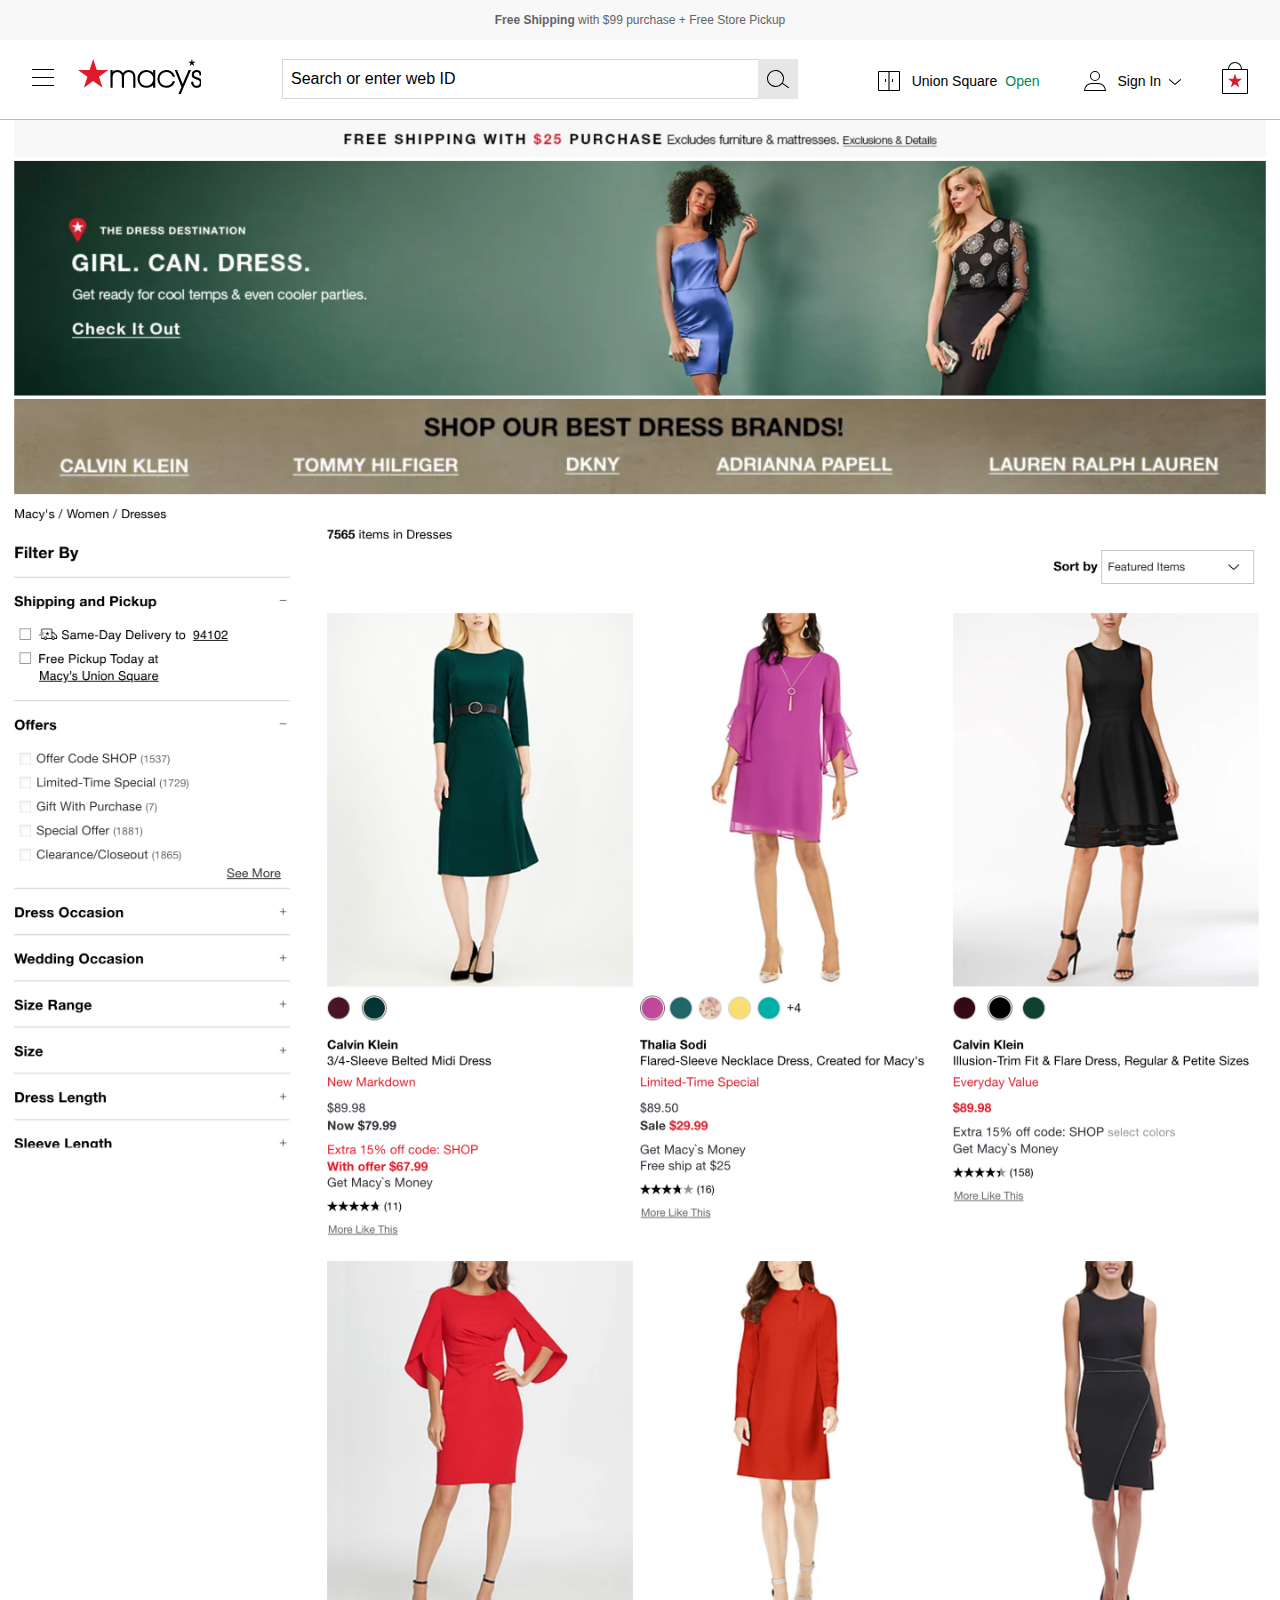
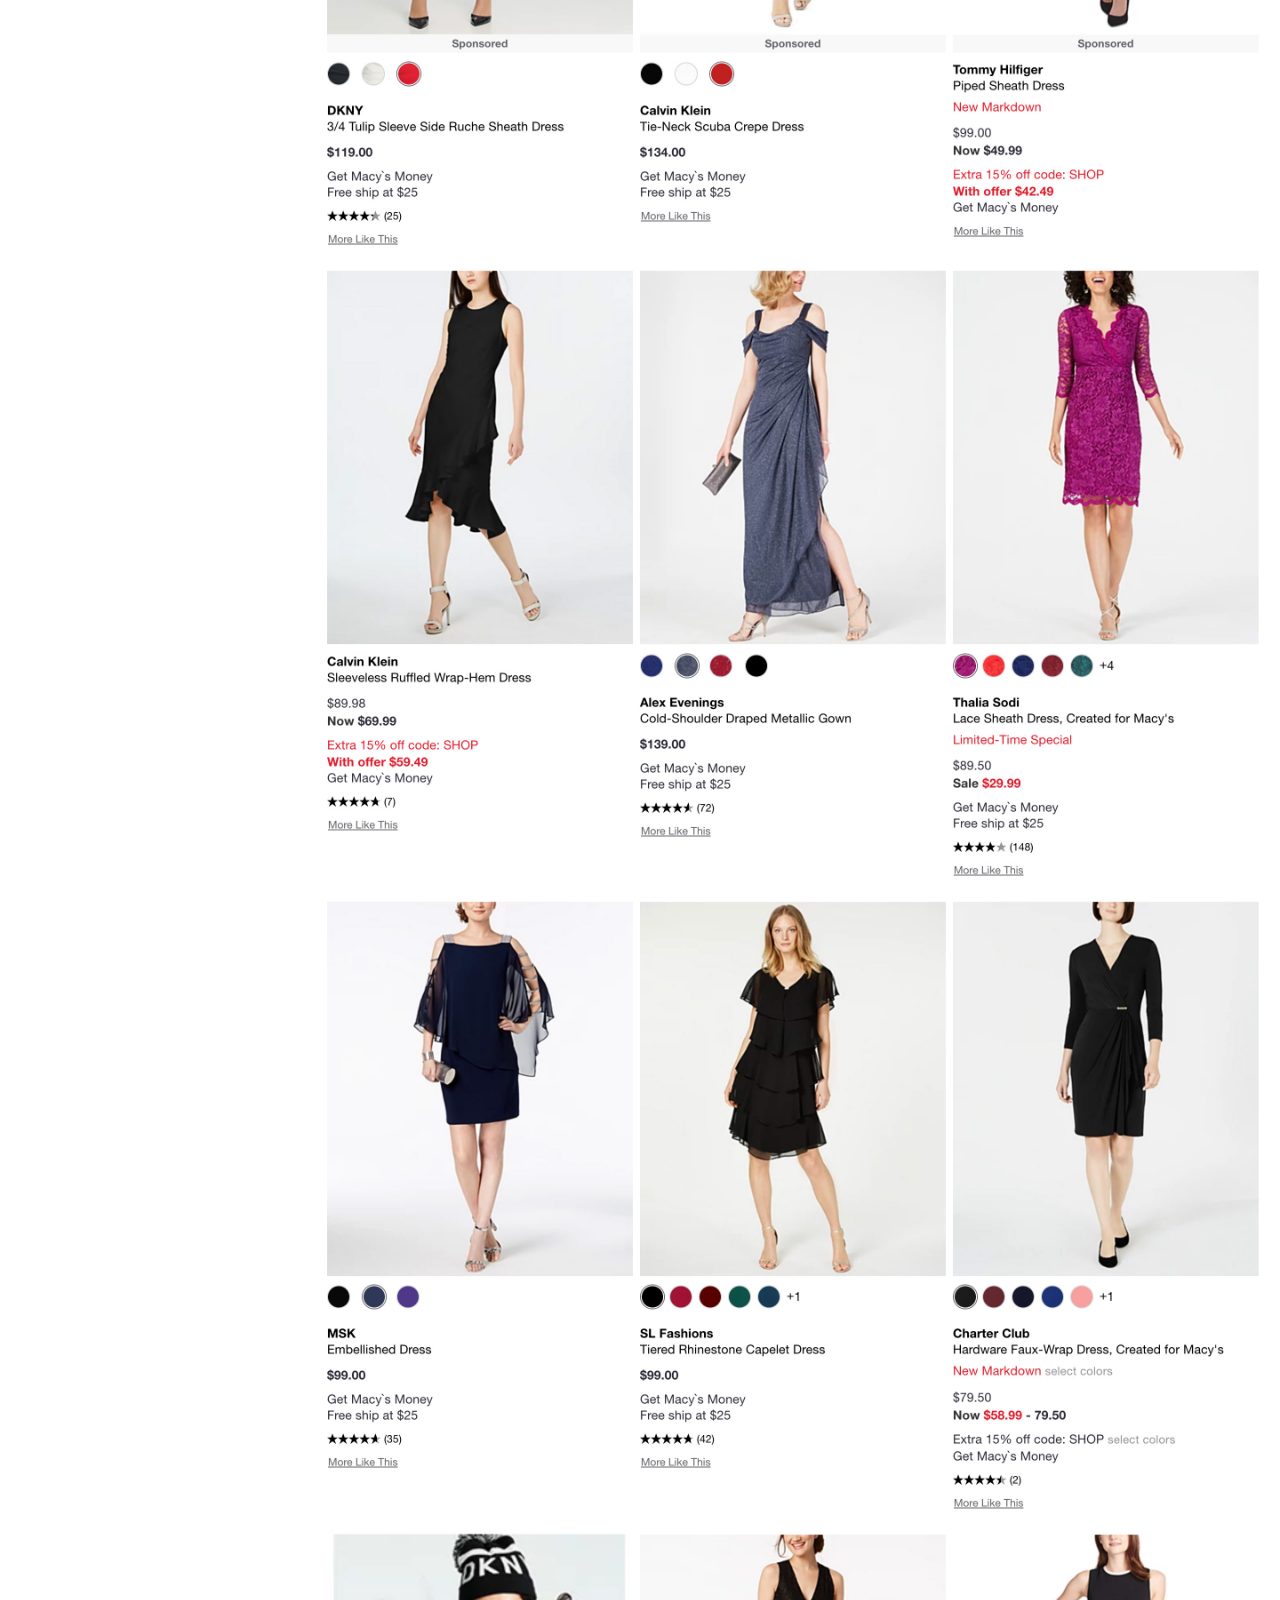
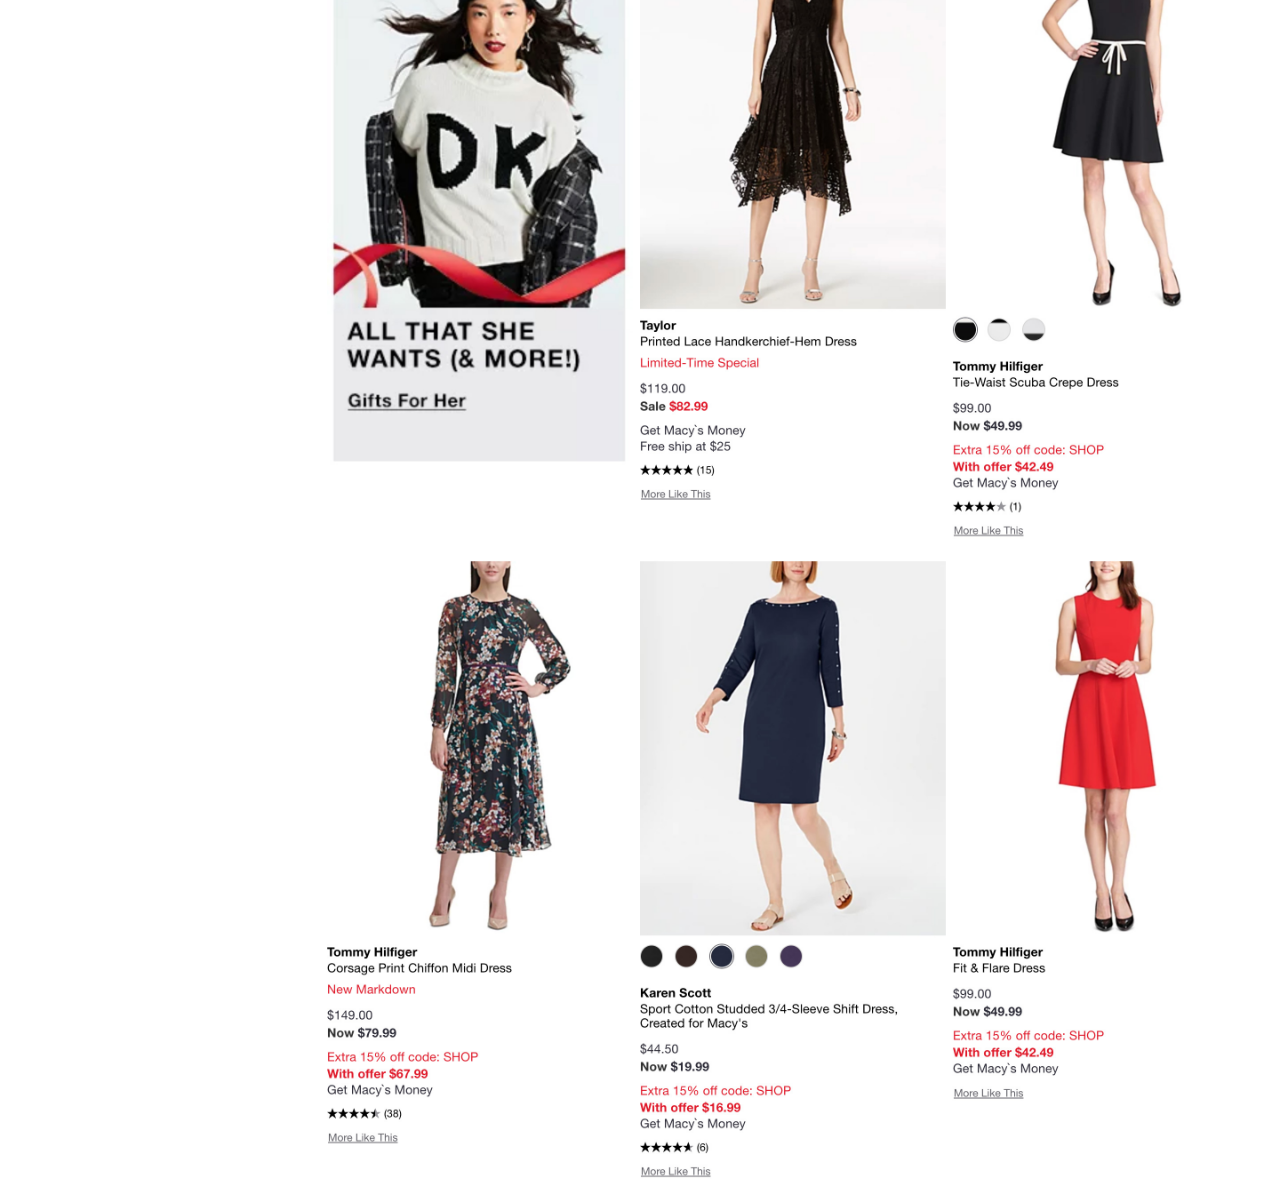
<file: dresses.html>
<!DOCTYPE html>
<head>
	<meta charset="utf-8">
	<meta http-equiv="X-UA-Compatible" content="IE=edge">
	<title>Dresses for Women - Shop the Latest Styles - Macy's</title>
	<meta name="description" content="">
	<meta name="viewport" content="width=device-width, initial-scale=1, user-scalable=0">
	<link rel="stylesheet" href="css/style-min.css">
</head>
<body>



<!-- <div class="overlay"></div> -->

<div class="top-bar">
	<strong>Free Shipping</strong> with $99 purchase + Free Store Pickup
</div>

<div class="header">
	<!-- <img src="img/Header - Guest, Bag Empty - Desktop@2x.jpg" style="width:100%;opacity:.5;position:absolute;top:0;left:0;"> -->
	<div class="inset">
		<a href="index.html"><div class="logo">
			<svg xmlns="http://www.w3.org/2000/svg" viewBox="0 0 416 117.183">
				<path id="macy_s" data-name="macy&apos;s" d="M450.659,66.18c3.719,2.814,5.671,6.924,5.967,12.563a17.1,17.1,0,0,1-.982,6.833,16.8,16.8,0,0,1-3.608,5.855,17.27,17.27,0,0,1-5.881,4.092,18.329,18.329,0,0,1-7.141,1.423,20.3,20.3,0,0,1-7.705-1.516A18.384,18.384,0,0,1,425,91.1a16.4,16.4,0,0,1-3.307-5.216,16.841,16.841,0,0,1-1.127-6.118l.13-3.184,7.047-.039.042,2.478a11.081,11.081,0,0,0,3.119,7.95,11.3,11.3,0,0,0,8.11,2.976,11.43,11.43,0,0,0,4.278-.8,9.773,9.773,0,0,0,3.345-2.241,9.9,9.9,0,0,0,2.092-3.264,10.767,10.767,0,0,0,.736-3.988l-.007-.357c-.081-3-.854-5.145-2.439-6.732-1.716-1.716-4.436-2.94-8.563-3.852-3.961-1.144-8-2.436-10.917-4.771-3.281-2.6-4.884-6.1-5.048-10.99,0-5.083,1.833-9.273,5.3-12.16a17.508,17.508,0,0,1,11.222-3.806,16.5,16.5,0,0,1,11.555,4.364,15.641,15.641,0,0,1,4.564,11.273l.033,2.552h-7.168l-.042-2.471a10.958,10.958,0,0,0-.664-3.758,7.49,7.49,0,0,0-1.7-2.657,7.679,7.679,0,0,0-2.782-1.717,9.975,9.975,0,0,0-3.733-.589,11.463,11.463,0,0,0-4.215.744,8.453,8.453,0,0,0-3.063,2.034,7.7,7.7,0,0,0-1.664,2.7,8.611,8.611,0,0,0-.479,3.307,7.144,7.144,0,0,0,2.357,5.534c1.484,1.267,3.754,2.267,7.594,3.345l.411.107C443.722,62.767,447.517,63.8,450.659,66.18ZM419.92,8.96,422.805.11l2.857,8.85h9.327l-7.549,5.482,2.867,8.869-7.52-5.482-7.472,5.463,2.831-8.844L410.576,8.96ZM391.883,84.147l19.909-47.152h8.026l-2.076,5.152L385.4,117.293h-7.99l10.344-23.63-9.911-25.038c-5.146-13-10.325-26.111-10.49-26.531l-2.011-5.1h7.782Zm-71.1-33.618a19.325,19.325,0,0,0-4.713,7.1,25.18,25.18,0,0,0-1.82,9.337A24.17,24.17,0,0,0,316,76.149a21.813,21.813,0,0,0,5.026,7.444,22.307,22.307,0,0,0,7.292,4.712,23.871,23.871,0,0,0,22.611-2.835,19.975,19.975,0,0,0,7.045-9.214l.572-1.7h7.779l-1.214,3.364A28.405,28.405,0,0,1,354.489,91.78a29.754,29.754,0,0,1-16.954,5.165c-9.233,0-17.087-3.252-22.7-9.4a30.626,30.626,0,0,1-7.757-20.473,29.424,29.424,0,0,1,29.968-30.074,31.449,31.449,0,0,1,15.847,4.349,28.313,28.313,0,0,1,12.333,15.193l1.175,3.342H358.68l-.592-1.662a20.944,20.944,0,0,0-8.825-10.864,22.988,22.988,0,0,0-11.837-3.364,24.272,24.272,0,0,0-8.991,1.549A25.656,25.656,0,0,0,320.784,50.528ZM292.805,36.994h7.177v59.94h-7.177V87.042a27.686,27.686,0,0,1-6.691,5.709,30,30,0,0,1-15.794,4.189c-11.368,0-18.392-5.209-22.282-9.581a30.917,30.917,0,0,1,.007-40.791c3.886-4.365,10.908-9.575,22.276-9.575a30.528,30.528,0,0,1,17.139,5.158,27.9,27.9,0,0,1,5.347,4.679Zm.026,33.813a21.875,21.875,0,0,0,.272-4.349,23.267,23.267,0,0,0-.41-4.46,20.364,20.364,0,0,0-1.2-3.959,21.648,21.648,0,0,0-8.24-10.227,23.3,23.3,0,0,0-12.938-3.823,22.674,22.674,0,0,0-16.281,6.554,23.066,23.066,0,0,0-6.51,16.423,24.154,24.154,0,0,0,5.94,15.842c4.21,4.669,10.14,7.136,17.148,7.136a21.843,21.843,0,0,0,21.116-15.014A20.591,20.591,0,0,0,292.831,70.808ZM226.552,42.932a20.688,20.688,0,0,1,5.1,8.734,40.925,40.925,0,0,1,1.613,12.1V96.934H226.1V63.77a33.748,33.748,0,0,0-1.243-9.812,14.641,14.641,0,0,0-3.485-6.113,11.558,11.558,0,0,0-4.437-2.854,19.056,19.056,0,0,0-12.718.214,12.652,12.652,0,0,0-5.535,4.015,14.938,14.938,0,0,0-2.954,5.822,38.591,38.591,0,0,0-.673,8.727V96.934h-7.174l.02-34.746a28.08,28.08,0,0,0-.917-8.042A14.411,14.411,0,0,0,184.53,49.4a12.958,12.958,0,0,0-4.936-3.871,19.18,19.18,0,0,0-7.31-1.537,13.61,13.61,0,0,0-6.25,1.261,12.39,12.39,0,0,0-4.765,3.651,16.239,16.239,0,0,0-3.345,6,28.017,28.017,0,0,0-1.091,8.369V96.934h-7.177V36.994h7.177v6.445A20.729,20.729,0,0,1,163.1,39a22.363,22.363,0,0,1,9.254-2,25.174,25.174,0,0,1,9.732,1.841,19.342,19.342,0,0,1,7.484,5.45,15.244,15.244,0,0,1,1.878,2.754,20.766,20.766,0,0,1,2.176-2.841,21.373,21.373,0,0,1,7.585-5.314,26.183,26.183,0,0,1,18.289-.429A19.17,19.17,0,0,1,226.552,42.932Z" transform="translate(-40.655 -0.11)" fill-rule="evenodd"></path>
				<path id="star" d="M50.962.11,62.947,37h38.865L70.365,59.866,82.393,96.936,50.914,74,19.622,96.828l11.965-36.9L0,37H38.991Z" transform="translate(0 -0.11)" fill="#e01a2b" fill-rule="evenodd"></path>
			</svg>
		</div><a href="index.html">
		<div class="store-account-search">
			<div class="account">
				<div class="icon">
					<svg xmlns="http://www.w3.org/2000/svg" width="22.001" height="20" viewBox="0 0 22.001 20"><path d="M0,20l.05-.95A7.659,7.659,0,0,1,7.661,12h6.658v.05a7.658,7.658,0,0,1,7.611,7L22,20Zm1.05-1H20.92a6.661,6.661,0,0,0-6.6-6H7.661A6.671,6.671,0,0,0,1.05,19ZM6,5a5,5,0,1,1,5,5A5,5,0,0,1,6,5ZM7,5a4,4,0,1,0,4-4A4,4,0,0,0,7,5Z"/></svg>
				</div>
				<div class="lockup">
					<a href="signin.html">Sign In
					<div class="icon">
						<svg xmlns="http://www.w3.org/2000/svg" width="12" height="6" viewBox="0 0 12 6"><path d="M5.484,12a.488.488,0,0,1-.369-.16L.126,6.324a.523.523,0,0,1,0-.682L5.115.148a.5.5,0,0,1,.708,0,.493.493,0,0,1,0,.7L1.174,5.983l4.679,5.183a.493.493,0,0,1,0,.7A.458.458,0,0,1,5.484,12Z" transform="translate(0 6) rotate(-90)"/></svg>
					</div>
					</a>
				</div>
				<div class="menu-panel-account">
					<div class="links">
						<div class="link"><a href="signin.html">My Account</a></div>
						<div class="link"><a href="signin.html">Macy's Credit Card</a></div>
						<div class="link"><a href="signin.html">Order History</a></div>
						<div class="link"><a href="signin.html">Profile</a></div>
						<div class="link"><a href="signin.html">Wallet</a></div>
						<div class="link"><a href="signin.html">Star Rewards</a></div>
						<div class="link"><a href="signin.html">Lists</a></div>
					</div>
				</div>
			</div>
			<div class="store">
				<div class="icon">
					<svg xmlns="http://www.w3.org/2000/svg" width="22.001" height="20" viewBox="0 0 22.001 20">
						<path id="Icon" d="M-6029,20a1,1,0,0,1-1-1V1a1,1,0,0,1,1-1h20a1,1,0,0,1,1,1V19a1,1,0,0,1-1,1Zm10.549-1H-6009V1h-9.451ZM-6029,19h9.449V1H-6029Zm13-8V8h1v3Zm-7,0V8h1v3Z" transform="translate(6030)"/></path>
					</svg>
				</div>
				<div class="lockup">
					<!-- <a href="#"><span class="name">Macy's The Village at Corte Madera</span><br> -->
					<!-- <span class="open">Open</span> <span class="time">until 9 PM</span></a> -->
					<a href="#"><span class="name">Union Square</span><span class="open">Open</span></a>
				</div>
			</div>
			<div class="search-input">
				<input type="text" placeholder="Search or enter web ID">
				<a class="input-button">
					<svg class="icon" xmlns="http://www.w3.org/2000/svg" width="22.024" height="18.182" viewBox="0 0 22.024 18.182" fill="#000000">
						<path id="Icon" d="M22.8,18.26l-6-4.38A8.37,8.37,0,0,0,18,9.5a8.51,8.51,0,1,0-1.79,5.21l6,4.36a.52.52,0,0,0,.29.09.5.5,0,0,0,.3-.9ZM9.5,17a7.49,7.49,0,1,1,5.306-2.194A7.48,7.48,0,0,1,9.5,17Z" transform="translate(-0.979 -0.978)"/></path>
					</svg>
				</a>
			</div>
		</div>
		<div class="bag">
			<a href="#">
				<svg class="icon" xmlns="http://www.w3.org/2000/svg" viewBox="0 0 19.5 24">
					<path id="bag" d="M20.75,8h-18V25.25h18Zm-4.5-.75a4.5,4.5,0,0,0-9,0Zm-9.75,0a5.25,5.25,0,0,1,10.5,0h3.75A.75.75,0,0,1,21.5,8V25.25a.75.75,0,0,1-.75.75h-18A.75.75,0,0,1,2,25.25V8a.75.75,0,0,1,.75-.75Z" transform="translate(-2 -2)"/></path>
					<path id="star" d="M16.5,24,13.25,21.51l-3.225,2.475,1.23-4L8,17.5h4.02l1.238-4,1.238,4H18.5L15.26,19.98Z" transform="translate(-3.5 -4.875)" fill="#e01a2b" fill-rule="evenodd"/></path>
				</svg>
			</a>
		</div>
		<div class="overlay">
			<div class="close-button">
				<svg xmlns="http://www.w3.org/2000/svg" width="15.991" height="15.995" viewBox="0 0 15.991 15.995"><defs><style>.a2{fill:#fff;}</style></defs><path class="a2" d="M8.75,8,15.84.91a.53.53,0,0,0-.75-.75L8,7.25.91.16A.53.53,0,0,0,.16.91L7.25,8,.16,15.09a.53.53,0,0,0,0,.75A.5.5,0,0,0,.53,16a.51.51,0,0,0,.38-.16L8,8.75l7.09,7.09a.51.51,0,0,0,.38.16.5.5,0,0,0,.37-.16.53.53,0,0,0,0-.75Z" transform="translate(-0.005 -0.005)"/></svg>
			</div>
		</div>

		<div class="menu-button">
			<div class="icon">
				<div class="menu-icon top"></div>
				<div class="menu-icon middle"></div>
				<div class="menu-icon bottom"></div>
			</div>
		</div>
	</div>
</div>
		
<div class="account-flyout">
	<div class="menu-group">
		<div class="link"><a href="signin.html">Sign In</a></div>
		<div class="link"><a href="signin.html">My Account</a></div>
		<div class="link"><a href="signin.html">Macy's Credit Card</a></div>
		<div class="link"><a href="signin.html">Order History</a></div>
		<div class="link"><a href="signin.html">Profile</a></div>
		<div class="link"><a href="signin.html">Wallet</a></div>
		<div class="link"><a href="signin.html">Star Rewards</a></div>
		<div class="link"><a href="signin.html">Lists</a></div>
	</div>
</div>
		

		
<div class="menu-flyout">
	<!-- Start Women -->
	<div class="menu-cat" data-id="201">
		<div class="col col-1">
			<div class="menu-group">
				<div class="title">Women's Clothing</div>
				<div class="link"><a href="#">All Women's Clothing</a></div>
				<div class="link"><a href="#">Activewear</a></div>
				<div class="link"><a href="#">Bras, Panties & Lingerie</a></div>
				<div class="link"><a href="#">Cashmere</a></div>
				<div class="link"><a href="#">Coats</a></div>
				<div class="link"><a href="dresses.html">Dresses</a></div>
				<div class="link"><a href="#">Jackets & Blazers</a></div>
				<div class="link"><a href="#">Jeans</a></div>
				<div class="link"><a href="#">Jumpsuits & Rompers</a></div>
				<div class="link"><a href="#">Pajamas, Robes & Loungewear</a></div>
				<div class="link"><a href="#">Pants & Leggings</a></div>
				<div class="link"><a href="#">Skirts</a></div>
				<div class="link"><a href="#">Suits & Suit Separates</a></div>
				<div class="link"><a href="#">Sweaters</a></div>
				<div class="link"><a href="#">Swimwear</a></div>
				<div class="link"><a href="#">Tops</a></div>
			</div>
			<div class="menu-group">
				<div class="title">Special Sizes</div>
				<div class="link"><a href="#">Juniors</a></div>
				<div class="link"><a href="#">Maternity</a></div>
				<div class="link"><a href="#">Petite</a></div>
				<div class="link"><a href="#">Plus Sizes</a></div>
			</div>
		</div>
		<div class="col col-2">
			<div class="menu-group">
				<div class="title">Women's Shoes</div>
				<div class="link"><a href="#">All Women's Shoes</a></div>
				<div class="link"><a href="#">Boots</a></div>
				<div class="link"><a href="#">Flats</a></div>
				<div class="link"><a href="#">Heels & Pumps</a></div>
			</div>
			<div class="menu-group">
				<div class="title">Handbags & Accessories</div>
				<div class="link"><a href="#">Handbags & Wallets</a></div>
				<div class="link"><a href="#">Hats, Belts & Scarves</a></div>
				<div class="link"><a href="#">Luggage</a></div>
				<div class="link"><a href="#">Sunglasses By Sunglass Hut</a></div>
			</div>
			<div class="menu-group">
				<div class="title">Jewelry & Watches</div>
				<div class="link"><a href="#">Jewelry</a></div>
				<div class="link"><a href="#">Watches</a></div>
			</div>
			<div class="menu-group">
				<div class="title">Beauty</div>
				<div class="link"><a href="#">All Beauty</a></div>
				<div class="link"><a href="#">Makeup</a></div>
				<div class="link"><a href="#">Perfume</a></div>
				<div class="link"><a href="#">Skin Care</a></div>
			</div>
		</div>
		<div class="col col-3">
			<div class="menu-group">
				<div class="title">Designer & Contemporary</div>
				<div class="link"><a href="#">Contemporary</a></div>
				<div class="link"><a href="#">Designer</a></div>
				<div class="link"><a href="#">Premier Designer</a></div>
			</div>
			<div class="menu-group">
				<div class="title">Women's Brands</div>
				<div class="link"><a href="#">All Women's Brands</a></div>
				<div class="link"><a href="#">Alfani</a></div>
				<div class="link"><a href="#">Calvin Klein</a></div>
				<div class="link"><a href="#">DKNY</a></div>
				<div class="link"><a href="#">Eileen Fisher</a></div>
				<div class="link"><a href="#">Free People</a></div>
				<div class="link"><a href="#">GUESS?</a></div>
				<div class="link"><a href="#">INC International Concepts</a></div>
				<div class="link"><a href="#">Lauren Ralph Lauren</a></div>
				<div class="link"><a href="#">Levi's</a></div>
				<div class="link"><a href="#">MICHAEL Michael Kors</a></div>
				<div class="link"><a href="#">Nike</a></div>
				<div class="link"><a href="#">Style & Co</a></div>
				<div class="link"><a href="#">Tommy Hilfiger</a></div>
				<div class="link"><a href="#">Vince Camuto</a></div>
			</div>
		</div>
		<div class="col col-4">
			<div class="menu-group">
				<div class="title">Shop By Occasion</div>
				<div class="link"><a href="#">Evening</a></div>
				<div class="link"><a href="#">Homecoming Dresses</a></div>
				<div class="link"><a href="#">Outdoor & Camping</a></div>
				<div class="link"><a href="#">Vacation</a></div>
				<div class="link"><a href="#">Wedding</a></div>
				<div class="link"><a href="#">Wear To Work</a></div>
			</div>
			<div class="menu-group">
				<div class="title">New & Now</div>
				<div class="link"><a href="#">New Arrivals</a></div>
				<div class="link"><a href="#">#MACYSSWEEPSTAKES</a></div>
				<div class="link"><a href="#">It List - Trends</a></div>
				<div class="link"><a href="#">Mango</a></div>
				<div class="link"><a href="#">The Pink Shop</a></div>
				<div class="link"><a href="#">ThredUP</a></div>
			</div>
			<div class="menu-group">
				<div class="link red"><a href="#">Sale & Clearance</a></div>
				<div class="link red"><a href="#">40-60% Off Select Active Flash Sale</a></div>
				<div class="link red"><a href="#">40-50% Off New Markdown</a></div>
			</div>
		</div>
	</div>
	<!-- End Women -->
	<!-- Start Men -->
	<div class="menu-cat" data-id="202">
		<div class="col col-1">
			<div class="menu-group">
				<div class="title">Men's Clothing</div>
				<div class="link"><a href="#">All Men's Clothing</a></div>
				<div class="link"><a href="#">Activewear</a></div>
				<div class="link"><a href="#">Big & Tall</a></div>
				<div class="link"><a href="#">Blazers & Sport Coats</a></div>
				<div class="link"><a href="#">Coats & Jackets</a></div>
				<div class="link"><a href="#">Dress Shirts</a></div>
				<div class="link"><a href="#">Hoodies & Sweatshirts</a></div>
				<div class="link"><a href="#">Jeans</a></div>
				<div class="link"><a href="#">Pajamas, Lounge & Sleepwear</a></div>
				<div class="link"><a href="#">Pants</a></div>
				<div class="link"><a href="#">Polos</a></div>
				<div class="link"><a href="#">Shirts</a></div>
				<div class="link"><a href="#">Shorts</a></div>
				<div class="link"><a href="#">Suits & Tuxedos</a></div>
				<div class="link"><a href="#">Sweaters</a></div>
				<div class="link"><a href="#">T-Shirts</a></div>
				<div class="link"><a href="#">Underwear & Socks</a></div>
			</div>
		</div>
		<div class="col col-2">
			<div class="menu-group">
				<div class="title">Men's Shoes</div>
				<div class="link"><a href="#">All Men's Shoes</a></div>
				<div class="link"><a href="#">Athletic Shoes & Sneakers</a></div>
				<div class="link"><a href="#">Boots</a></div>
				<div class="link"><a href="#">Casual Shoes</a></div>
				<div class="link"><a href="#">Dress Shoes</a></div>
				<div class="link"><a href="#">Loafers & Drivers</a></div>
				<div class="link"><a href="#">Sandals & Flip-Flops</a></div>
				<div class="link"><a href="#">Slippers</a></div>
			</div>
			<div class="menu-group">
				<div class="title">Shop By Occasion</div>
				<div class="link"><a href="#">Business Casual</a></div>
				<div class="link"><a href="#">Outdoor & Camping</a></div>
				<div class="link"><a href="#">Vacation</a></div>
				<div class="link"><a href="#">Wedding</a></div>
			</div>
			<div class="menu-group">
				<div class="title">New & Now</div>
				<div class="link"><a href="#">New Arrivals</a></div>
				<div class="link"><a href="#">#MACYSSWEEPSTAKES</a></div>
				<div class="link"><a href="#">How-To Style Guide</a></div>
				<div class="link"><a href="#">It List - Trends</a></div>
			</div>
		</div>
		<div class="col col-3">
			<div class="menu-group">
				<div class="title">Bags & Accessories</div>
				<div class="link"><a href="#">All Accessories</a></div>
				<div class="link"><a href="#">Bags & Backpacks</a></div>
				<div class="link"><a href="#">Belts & Suspenders</a></div>
				<div class="link"><a href="#">Hats, Gloves & Scarves</a></div>
				<div class="link"><a href="#">Jewelry & Cufflinks</a></div>
				<div class="link"><a href="#">Luggage</a></div>
				<div class="link"><a href="#">Sunglasses By Sunglass Hut</a></div>
				<div class="link"><a href="#">Ties, Bowties & Pocket Squares</a></div>
				<div class="link"><a href="#">Wallets</a></div>
				<div class="link"><a href="#">Watches</a></div>
			</div>
			<div class="menu-group">
				<div class="title">Cologne & Grooming</div>
				<div class="link"><a href="#">All Cologne & Grooming</a></div>
				<div class="link"><a href="#">Gift Sets</a></div>
			</div>
			<div class="menu-group">
				<div class="title">Electronics</div>
				<div class="link"><a href="#">All Electronics</a></div>
				<div class="link"><a href="#">Apple</a></div>
				<div class="link"><a href="#">Smart Home</a></div>
			</div>
		</div>
		<div class="col col-4">
			<div class="menu-group">
				<div class="title">Featured Brands</div>
				<div class="link"><a href="#">All Men's Brands</a></div>
				<div class="link"><a href="#">Adidas</a></div>
				<div class="link"><a href="#">Calvin Klein</a></div>
				<div class="link"><a href="#">Champion</a></div>
				<div class="link"><a href="#">Designer</a></div>
				<div class="link"><a href="#">Eastern Mountain Sports</a></div>
				<div class="link"><a href="#">Finish Line Athletic Shoes</a></div>
				<div class="link"><a href="#">INC International Concepts</a></div>
				<div class="link"><a href="#">Levi's</a></div>
				<div class="link"><a href="#">Michael Kors</a></div>
				<div class="link"><a href="#">Nike</a></div>
				<div class="link"><a href="#">Polo Ralph Lauren</a></div>
				<div class="link"><a href="#">Sports Fan Shop By Lids</a></div>
				<div class="link"><a href="#">The North Face</a></div>
				<div class="link"><a href="#">Tommy Hilfiger</a></div>
				<div class="link"><a href="#">Under Armour</a></div>
			</div>
			<div class="menu-group">
				<div class="link red"><a href="#">Sale & Clearance</a></div>
				<div class="link red"><a href="#">40-60% Off Select Active Flash Sale</a></div>
				<div class="link red"><a href="#">70-85% Off Men's Suiting Event</a></div>
			</div>
		</div>
	</div>
	<!-- End Men -->
	<!-- Start Kids & Baby -->
	<div class="menu-cat" data-id="203">
		<div class="col col-1">
			<div class="menu-group">
				<div class="title">Girls' Sizes</div>
				<div class="link"><a href="#">All Girls</a></div>
				<div class="link"><a href="#">Toddler Girls (2T-5T)</a></div>
				<div class="link"><a href="#">Girls (4-16)</a></div>
				<div class="link"><a href="#">Plus Sizes</a></div>
			</div>
			<div class="menu-group">
				<div class="title">Girls' Clothing</div>
				<div class="link"><a href="#">New Arrivals</a></div>
				<div class="link"><a href="#">Activewear</a></div>
				<div class="link"><a href="#">Coats & Jackets</a></div>
				<div class="link"><a href="#">Dresses</a></div>
				<div class="link"><a href="#">Jeans</a></div>
				<div class="link"><a href="#">Leggings & Pants</a></div>
				<div class="link"><a href="#">Pajamas</a></div>
				<div class="link"><a href="#">Sets & Outfits</a></div>
				<div class="link"><a href="#">Shorts</a></div>
				<div class="link"><a href="#">Socks & Tights</a></div>
				<div class="link"><a href="#">Sweaters</a></div>
				<div class="link"><a href="#">Sweatshirts & Hoodies</a></div>
				<div class="link"><a href="#">Swimwear</a></div>
				<div class="link"><a href="#">Tops</a></div>
				<div class="link"><a href="#">Underwear</a></div>
			</div>
		</div>
		<div class="col col-2">
			<div class="menu-group">
				<div class="title">Boys' Sizes</div>
				<div class="link"><a href="#">All Boys</a></div>
				<div class="link"><a href="#">Toddler Boys (2T-5T)</a></div>
				<div class="link"><a href="#">Boys (4-20)</a></div>
				<div class="link"><a href="#">Husky Sizes</a></div>
			</div>
			<div class="menu-group">
				<div class="title">Boys' Clothing</div>
				<div class="link"><a href="#">New Arrivals</a></div>
				<div class="link"><a href="#">Activewear</a></div>
				<div class="link"><a href="#">Coats & Jackets</a></div>
				<div class="link"><a href="#">Jeans</a></div>
				<div class="link"><a href="#">Pajamas</a></div>
				<div class="link"><a href="#">Pants</a></div>
				<div class="link"><a href="#">Sets & Outfits</a></div>
				<div class="link"><a href="#">Shirts</a></div>
				<div class="link"><a href="#">Shorts</a></div>
				<div class="link"><a href="#">Socks</a></div>
				<div class="link"><a href="#">Suits & Dress Shirts</a></div>
				<div class="link"><a href="#">Sweaters</a></div>
				<div class="link"><a href="#">Sweatshirts & Hoodies</a></div>
				<div class="link"><a href="#">Swimwear</a></div>
				<div class="link"><a href="#">Underwear</a></div>
			</div></div>
		<div class="col col-3">
			<div class="menu-group">
				<div class="title">Baby</div>
				<div class="link"><a href="#">All Baby</a></div>
				<div class="link"><a href="#">Newborn</a></div>
				<div class="link"><a href="#">Baby Girl (0-24 Months)</a></div>
				<div class="link"><a href="#">Baby Boy (0-24 Months)</a></div>
				<div class="link"><a href="#">Baby Gear</a></div>
				<div class="link"><a href="#">Baby Shoes</a></div>
			</div>
			<div class="menu-group">
				<div class="title">Kids' Shoes</div>
				<div class="link"><a href="#">All Kids' Shoes</a></div>
				<div class="link"><a href="#">Boys' Shoes</a></div>
				<div class="link"><a href="#">Girls' Shoes</a></div>
				<div class="link"><a href="#">Finish Line Athletic Shoes</a></div>
			</div>
			<div class="menu-group">
				<div class="title">Accessories</div>
				<div class="link"><a href="#">All Bags & Accessories</a></div>
			</div>
			<div class="menu-group">
				<div class="title">Featured Shops</div>
				<div class="link"><a href="#">Baby & Kids Room</a></div>
				<div class="link"><a href="#">Character Shop</a></div>
				<div class="link"><a href="#">Toys & Games</a></div>
			</div>
		</div>
		<div class="col col-4">
			<div class="menu-group">
				<div class="title">The Halloween Shop</div>
				<div class="link"><a href="#">All Halloween</a></div>
				<div class="link"><a href="#">Girls' Halloween Costumes</a></div>
				<div class="link"><a href="#">Boys' Halloween Costumes</a></div>
				<div class="link"><a href="#">Baby Halloween Costumes</a></div>
			</div>
			<div class="menu-group">
				<div class="title">Special Occasions</div>
				<div class="link"><a href="#">All Special Occasions</a></div>
				<div class="link"><a href="#">Baby Shower Gifts</a></div>
				<div class="link"><a href="#">Wedding Shop</a></div>
			</div>
			<div class="menu-group">
				<div class="title">Brands</div>
				<div class="link"><a href="#">All Brands</a></div>
				<div class="link"><a href="#">Carter's</a></div>
				<div class="link"><a href="#">Nike</a></div>
				<div class="link"><a href="#">Ralph Lauren Chidrenswear</a></div>
				<div class="link"><a href="#">Tommy Hilfiger</a></div>
			</div>
			<div class="menu-group">
				<div class="link red"><a href="#">Sale & Clearance</a></div>
				<div class="link red"><a href="#">40-60% Off Select Active Flash Sale</a></div>
				<div class="link red"><a href="#">Last Act: $4.96 & Under</a></div>
			</div>
		</div>
	</div>
	<!-- End Kids & Baby -->
	<!-- Start Home -->
	<div class="menu-cat" data-id="204">
		<div class="col col-1">
			<div class="menu-group">
				<div class="title">Bed & Bath</div>
				<div class="link"><a href="#">All Bed & Bath</a></div>
				<div class="link"><a href="#">Bath</a></div>
				<div class="link"><a href="#">Bed In A Bag</a></div>
				<div class="link"><a href="#">Bedding Collections</a></div>
				<div class="link"><a href="#">Comforters</a></div>
				<div class="link"><a href="#">Sheets & Pillowcases</a></div>
			</div>
			<div class="menu-group">
				<div class="title">Furniture</div>
				<div class="link"><a href="#">All Furniture</a></div>
				<div class="link"><a href="#">Area Rugs</a></div>
				<div class="link"><a href="#">Beds & Headboards</a></div>
				<div class="link"><a href="#">Couches & Sofas</a></div>
				<div class="link"><a href="#">Dining Room Sets</a></div>
				<div class="link"><a href="#">Outdoor & Patio</a></div>
			</div>
			<div class="menu-group">
				<div class="title">Mattresses</div>
				<div class="link"><a href="#">All Mattresses</a></div>
				<div class="link"><a href="#">Twin</a></div>
				<div class="link"><a href="#">Full</a></div>
				<div class="link"><a href="#">Queen</a></div>
				<div class="link"><a href="#">King</a></div>
			</div>
		</div>
		<div class="col col-2">
			<div class="menu-group">
				<div class="title">Kitchen</div>
				<div class="link"><a href="#">All Kitchen</a></div>
				<div class="link"><a href="#">Air Fryers</a></div>
				<div class="link"><a href="#">Bakeware</a></div>
				<div class="link"><a href="#">Blenders & Juicers</a></div>
				<div class="link"><a href="#">Coffee Makers</a></div>
				<div class="link"><a href="#">Cookware</a></div>
				<div class="link"><a href="#">Cutlery & Knives</a></div>
				<div class="link"><a href="#">Kitchen Gadgets</a></div>
				<div class="link"><a href="#">Mixers & Attachments</a></div>
				<div class="link"><a href="#">Small Appliances</a></div>
			</div>
			<div class="menu-group">
				<div class="title">Dining</div>
				<div class="link"><a href="#">All Dining</a></div>
				<div class="link"><a href="#">Bar & Wine</a></div>
				<div class="link"><a href="#">Dinnerware</a></div>
				<div class="link"><a href="#">Flatware</a></div>
				<div class="link"><a href="#">Glassware</a></div>
				<div class="link"><a href="#">Gourmet Food & Gifts</a></div>
				<div class="link"><a href="#">Outdoor Dining & Picnic</a></div>
				<div class="link"><a href="#">Serveware</a></div>
				<div class="link"><a href="#">Table Linens</a></div>
			</div>
		</div>
		<div class="col col-3">
			<div class="menu-group">
				<div class="title">Luggage</div>
				<div class="link"><a href="#">All Luggage</a></div>
				<div class="link"><a href="#">Carry-On Luggage</a></div>
				<div class="link"><a href="#">Check-In Luggage</a></div>
			</div>
			<div class="menu-group">
				<div class="title">Home Decor</div>
				<div class="link"><a href="#">All Home Decor</a></div>
				<div class="link"><a href="#">Lighting</a></div>
				<div class="link"><a href="#">Mirrors</a></div>
				<div class="link"><a href="#">Wall Décor</a></div>
				<div class="link"><a href="#">Window Treatments & Blinds</a></div>
			</div>
			<div class="menu-group">
				<div class="title">Electronics</div>
				<div class="link"><a href="#">All Electronics</a></div>
			</div>
			<div class="menu-group">
				<div class="title">Cleaning & Organization</div>
				<div class="link"><a href="#">All Cleaning & Organization</a></div>
				<div class="link"><a href="#">Heating & Cooling</a></div>
				<div class="link"><a href="#">Vacuums & Floor Care</a></div>
			</div>
			<div class="menu-group">
				<div class="title">Health & Wellness</div>
				<div class="link"><a href="#">All Health & Wellness</a></div>
			</div>
		</div>
		<div class="col col-4">
			<div class="menu-group">
				<div class="title">Holiday Lane</div>
				<div class="link"><a href="#">All Holiday Lane</a></div>
				<div class="link"><a href="#">Christmas Decorations</a></div>
				<div class="link"><a href="#">Christmas Dining</a></div>
				<div class="link"><a href="#">Christmas Ornaments</a></div>
				<div class="link"><a href="#">Christmas Trees</a></div>
			</div>
			<div class="menu-group">
				<div class="title">New & Now</div>
				<div class="link"><a href="#">Halloween</a></div>
				<div class="link"><a href="#">It List - Trends</a></div>
				<div class="link"><a href="#">STORY</a></div>
			</div>
			<div class="menu-group">
				<div class="title">Brands</div>
				<div class="link"><a href="#">All Brands</a></div>
				<div class="link"><a href="#">All-Clad</a></div>
				<div class="link"><a href="#">KitchenAid</a></div>
				<div class="link"><a href="#">Lenox</a></div>
				<div class="link"><a href="#">Martha Stewart</a></div>
			</div>
			<div class="menu-group">
				<div class="link red"><a href="#">Sale & Clearance</a></div>
				<div class="link red"><a href="#">50-60% Off Bed & Bath</a></div>
			</div>
		</div>
	</div>
	<!-- End Home -->
	<!-- Start Shoes -->
	<div class="menu-cat" data-id="205">
		<div class="col col-1">
			<div class="menu-group">
				<div class="title">Women's Shoes</div>
				<div class="link"><a href="#">All Women's Shoes</a></div>
				<div class="link"><a href="#">New Arrivals</a></div>
				<div class="link"><a href="#">Designer Shoes</a></div>
				<div class="link"><a href="#">Athletic Shoes & Sneakers</a></div>
				<div class="link"><a href="#">Boots</a></div>
				<div class="link"><a href="#">Comfort Shoes</a></div>
				<div class="link"><a href="#">Evening & Wedding</a></div>
				<div class="link"><a href="#">Flats</a></div>
				<div class="link"><a href="#">Heels & Pumps</a></div>
				<div class="link"><a href="#">Sandals & Flip Flops</a></div>
				<div class="link"><a href="#">Slippers</a></div>
				<div class="link"><a href="#">Wedges</a></div>
			</div>
			<div class="menu-group">
				<div class="title">Women's Boots</div>
				<div class="link"><a href="#">Booties</a></div>
				<div class="link"><a href="#">Boots</a></div>
				<div class="link"><a href="#">Rain, Snow & Winter</a></div>
				<div class="link"><a href="#">Wide Calf Boots</a></div>
			</div>
		</div>
		<div class="col col-2">
			<div class="menu-group">
				<div class="title">Shop By Women's Sizes</div>
				<div class="link"><a href="#">5-5.5</a></div>
				<div class="link"><a href="#">6-6.5</a></div>
				<div class="link"><a href="#">7-7.5</a></div>
				<div class="link"><a href="#">8-8.5</a></div>
				<div class="link"><a href="#">9-9.5</a></div>
				<div class="link"><a href="#">10-10.5</a></div>
				<div class="link"><a href="#">Extended Sizes</a></div>
				<div class="link"><a href="#">Narrow & Wide Widths</a></div>
			</div>
			<div class="menu-group">
				<div class="title">Women's Socks & Hosiery</div>
				<div class="link"><a href="#">All Socks & Hosiery</a></div>
			</div>
			<div class="menu-group">
				<div class="title">Other Ways To Shop</div>
				<div class="link"><a href="#">All Men's Shoes</a></div>
				<div class="link"><a href="#">Athletic & Sneakers</a></div>
				<div class="link"><a href="#">Casual & Loafers</a></div>
				<div class="link"><a href="#">Dress Shoes</a></div>
				<div class="link"><a href="#">All Kids' & Baby Shoes</a></div>
			</div>
		</div>
		<div class="col col-3">
			<div class="menu-group">
				<div class="title">Women's Shoe Brands</div>
				<div class="link"><a href="#">All Brands</a></div>
				<div class="link"><a href="#">Clarks</a></div>
				<div class="link"><a href="#">COACH</a></div>
				<div class="link"><a href="#">Finish Line Athletic Shoes</a></div>
				<div class="link"><a href="#">INC International Concepts</a></div>
				<div class="link"><a href="#">MICHAEL Michael Kors</a></div>
				<div class="link"><a href="#">Nike</a></div>
				<div class="link"><a href="#">Sam Edelman</a></div>
				<div class="link"><a href="#">Steve Madden</a></div>
				<div class="link"><a href="#">UGG&reg;</a></div>
			</div>
			<div class="menu-group">
				<div class="title">Trends</div>
				<div class="link"><a href="#">Fall Shoe Trend Guide</a></div>
				<div class="link"><a href="#">It List: Wild Accessory</a></div>
				<div class="link"><a href="#">The Elevated Sneakers</a></div>
				<div class="link"><a href="#">The Western Detail</a></div>
			</div>
		</div>
		<div class="col col-4">
			<div class="menu-group">
				<div class="title"><a href="#"><img src="img/093019_CC_SHOE_BIG_SHOE_SUPPORTING_ASSETS_HFO_1375505.png"></a></div>
			</div>
			<div class="menu-group">
				<div class="title">New & Now</div>
				<div class="link"><a href="#">Launching: DV Dolce Vita</a></div>
				<div class="link"><a href="#">Launching: Merrell</a></div>
				<div class="link"><a href="#">Launching: Sam Edelman</a></div>
			</div>
			<div class="menu-group">
				<div class="link red"><a href="#">Sale & Clearance</a></div>
				<div class="link red"><a href="#">Great Shoe Sale</a></div>
				<div class="link red"><a href="#">Last Act: 50-75% Off</a></div>
			</div>
		</div>
	</div>
	<!-- End Shoes -->
	<!-- Start Handbags & Accessories -->
	<div class="menu-cat" data-id="206">
		<div class="col col-1">
			<div class="menu-group">
				<div class="title">Handbags</div>
				<div class="link"><a href="#">All Handbags</a></div>
				<div class="link"><a href="#">New Arrivals</a></div>
				<div class="link"><a href="#">Designer Handbags</a></div>
				<div class="link"><a href="#">Handbags Under $100</a></div>
				<div class="link"><a href="#">Backpacks</a></div>
				<div class="link"><a href="#">Belt Bags & Fanny Packs</a></div>
				<div class="link"><a href="#">Bucket & Drawstring Bags</a></div>
				<div class="link"><a href="#">Clutches & Evening Bags</a></div>
				<div class="link"><a href="#">Crossbody & Messenger Bags</a></div>
				<div class="link"><a href="#">Leather Bags</a></div>
				<div class="link"><a href="#">Satchels & Top Handles</a></div>
				<div class="link"><a href="#">Shoulder Bags</a></div>
				<div class="link"><a href="#">Tote Bags</a></div>
			</div>
			<div class="menu-group">
				<div class="title">Wallet & Wristlets</div>
				<div class="link"><a href="#">All Wallet & Wristlets</a></div>
				<div class="link"><a href="#">Designer Wallets</a></div>
				<div class="link"><a href="#">Wallets Under $50</a></div>
				<div class="link"><a href="#">Coin Purses</a></div>
			</div>
		</div>
		<div class="col col-2">
			<div class="menu-group">
				<div class="title">Accessories</div>
				<div class="link"><a href="#">All Accessories</a></div>
				<div class="link"><a href="#">Bag Charms & Accessories</a></div>
				<div class="link"><a href="#">Belts</a></div>
				<div class="link"><a href="#">Hari Accessories</a></div>
				<div class="link"><a href="#">Hats</a></div>
				<div class="link"><a href="#">Phone Cases & Tech Accessories</a></div>
				<div class="link"><a href="#">Scarves & Wraps</a></div>
				<div class="link"><a href="#">Tights, Socks, & Hosiery</a></div>
				<div class="link"><a href="#">Winter Accessories & Gloves</a></div>
			</div>
			<div class="menu-group">
				<div class="title">Sunglasses</div>
				<div class="link"><a href="#">All Sunglasses</a></div>
				<div class="link"><a href="#">Michael Kors</a></div>
				<div class="link"><a href="#">Ray-Ban</a></div>
			</div>
			<div class="menu-group">
				<div class="title">Shop By Occasion</div>
				<div class="link"><a href="#">Evening & Party</a></div>
				<div class="link"><a href="#">Luggage & Travel</a></div>
				<div class="link"><a href="#">Wear To Work</a></div>
			</div>
		</div>
		<div class="col col-3">
			<div class="menu-group">
				<div class="title">Shop By Brand</div>
				<div class="link"><a href="#">All Brands</a></div>
				<div class="link"><a href="#">Calvin Klein</a></div>
				<div class="link"><a href="#">COACH</a></div>
				<div class="link"><a href="#">DKNY</a></div>
				<div class="link"><a href="#">Dooney & Bourke</a></div>
				<div class="link"><a href="#">Fossil</a></div>
				<div class="link"><a href="#">Giani Bernini</a></div>
				<div class="link"><a href="#">GUESS</a></div>
				<div class="link"><a href="#">INC International Concepts</a></div>
				<div class="link"><a href="#">Kate Spade New York</a></div>
				<div class="link"><a href="#">Kipling</a></div>
				<div class="link"><a href="#">Lauren Ralph Lauren</a></div>
				<div class="link"><a href="#">MICHAEL Michael Kors</a></div>
				<div class="link"><a href="#">Patricia Nash</a></div>
				<div class="link"><a href="#">Radley London</a></div>
				<div class="link"><a href="#">Steve Madden</a></div>
				<div class="link"><a href="#">The Sak</a></div>
				<div class="link"><a href="#">Tommy Hilfiger</a></div>
				<div class="link"><a href="#">Vera Bradley</a></div>
			</div>
		</div>
		<div class="col col-4">
			<div class="menu-group">
				<div class="title"><a href="#"><img src="img/040119_CC_HB_HFO_02_1348616.png"></a></div>
			</div>
			<div class="menu-group">
				<div class="title">New & Now</div>
				<div class="link"><a href="#">Fall Handbag Trends</a></div>
				<div class="link"><a href="#">Hands-Free Bags</a></div>
				<div class="link"><a href="#">Michael Kors New Arrivals</a></div>
				<div class="link"><a href="#">The Wild Accessory</a></div>
			</div>
			<div class="menu-group">
				<div class="link red"><a href="#">Sale & Clearance</a></div>
				<div class="link red"><a href="#">40-75% Off Designer Markdowns</a></div>
				<div class="link red"><a href="#">30-55% Off Kate Spade</a></div>
			</div>
		</div>
	</div>
	<!-- End Start Handbags & Accessories -->
	<!-- Start Beauty -->
	<div class="menu-cat" data-id="207">
		<div class="col col-1">
			<div class="menu-group">
				<div class="title">Eye Makeup</div>
				<div class="link"><a href="#">All Eye Makeup</a></div>
				<div class="link"><a href="#">Eye Shadow</a></div>
				<div class="link"><a href="#">Eyebrows</a></div>
				<div class="link"><a href="#">Eyeliner</a></div>
				<div class="link"><a href="#">Mascara</a></div>
			</div>
			<div class="menu-group">
				<div class="title">Face Makeup</div>
				<div class="link"><a href="#">All Face Makeup</a></div>
				<div class="link"><a href="#">Concealer</a></div>
				<div class="link"><a href="#">Contour & Highlight</a></div>
				<div class="link"><a href="#">Foundation</a></div>
				<div class="link"><a href="#">Tools & Brushes</a></div>
			</div>
			<div class="menu-group">
				<div class="title">Lip Makeup</div>
				<div class="link"><a href="#">All Lip Makeup</a></div>
				<div class="link"><a href="#">Lip Gloss</a></div>
				<div class="link"><a href="#">Lipstick</a></div>
			</div>
			<div class="menu-group">
				<div class="title">Shop All</div>
				<div class="link"><a href="#">All Makeup</a></div>
			</div>
		</div>
		<div class="col col-2">
			<div class="menu-group">
				<div class="title">Skin Care</div>
				<div class="link"><a href="#">All Skin Care</a></div>
				<div class="link"><a href="#">Cleansers</a></div>
				<div class="link"><a href="#">Eye Creams & Treatments</a></div>
				<div class="link"><a href="#">Moisturizers</a></div>
				<div class="link"><a href="#">Serums</a></div>
			</div>
			<div class="menu-group">
				<div class="title">Perfume</div>
				<div class="link"><a href="#">All Perfume</a></div>
				<div class="link"><a href="#">Gift Sets</a></div>
				<div class="link"><a href="#">Rollerballs</a></div>
				<div class="link"><a href="#">Perfume Brands</a></div>
			</div>
			<div class="menu-group">
				<div class="title">Cologne & Grooming</div>
				<div class="link"><a href="#">All Cologne & Grooming</a></div>
				<div class="link"><a href="#">Cologne</a></div>
				<div class="link"><a href="#">Men's Gift Sets</a></div>
			</div>
			<div class="menu-group">
				<div class="title">Hair Care</div>
				<div class="link"><a href="#">All Hair Care</a></div>
				<div class="link"><a href="#">Shampoo & Conditioner</a></div>
			</div>
		</div>
		<div class="col col-3">
			<div class="menu-group">
				<div class="title">New & Now</div>
				<div class="link"><a href="#">Best Sellers</a></div>
				<div class="link"><a href="#">IT List - Trends</a></div>
				<div class="link"><a href="#">Natural Beauty</a></div>
				<div class="link"><a href="#">New Arrivals</a></div>
			</div>
			<div class="menu-group">
				<div class="title">Beauty Brands</div>
				<div class="link"><a href="#">All Beauty Brands</a></div>
				<div class="link"><a href="#">Anastasia Beverly Hills</a></div>
				<div class="link"><a href="#">Benefit Cosmetics</a></div>
				<div class="link"><a href="#">CHANEL</a></div>
				<div class="link"><a href="#">Clinique</a></div>
				<div class="link"><a href="#">DIOR</a></div>
				<div class="link"><a href="#">Estée Lauder</a></div>
				<div class="link"><a href="#">IT Cosmetics</a></div>
				<div class="link"><a href="#">Kiehl's Since 1851</a></div>
				<div class="link"><a href="#">Lancôme</a></div>
				<div class="link"><a href="#">MAC</a></div>
				<div class="link"><a href="#">NARS</a></div>
				<div class="link"><a href="#">Shiseido</a></div>
				<div class="link"><a href="#">Urban Decay</a></div>
			</div>
		</div>
		<div class="col col-4">
			<div class="menu-group">
				<div class="title">Beauty Gifting</div>
				<div class="link"><a href="#">$25 & Under</a></div>
				<div class="link"><a href="#">$50 & Under</a></div>
				<div class="link"><a href="#">$100 & Under</a></div>
				<div class="link"><a href="#">Beauty Gift Sets</a></div>
				<div class="link"><a href="#">Gifts With Purchase</a></div>
			</div>
			<div class="menu-group">
				<div class="title">Buying Guides & Services</div>
				<div class="link"><a href="#">Beauty Quizzes, Tips & More</a></div>
				<div class="link"><a href="#">Beauty Services</a></div>
				<div class="link"><a href="#">Book Benefit BrowBar Service</a></div>
				<div class="link"><a href="#">Find Your Perfect Foundation</a></div>
				<div class="link"><a href="#">Find Your Perfect Fragrance</a></div>
				<div class="link"><a href="#">Macy's Monthly Beauty Box</a></div>
				<div class="link"><a href="#">Shop By Skin Care Concern</a></div>
			</div>
			<div class="menu-group">
				<div class="link red"><a href="#">Sale & Clearance</a></div>
				<div class="link red"><a href="#">Clinique Free 7-Pc Gift</a></div>
				<div class="link red"><a href="#">Origins Free 6-Pc Gift</a></div>
			</div>
		</div>
	</div>
	<!-- End Beauty -->
	<!-- Start Furniture -->
	<div class="menu-cat" data-id="208">
		<div class="col col-1">
			<div class="menu-group">
				<div class="title">Living Room Furniture</div>
				<div class="link"><a href="#">All Living Room</a></div>
				<div class="link"><a href="#">Accent Furniture</a></div>
				<div class="link"><a href="#">Area Rugs</a></div>
				<div class="link"><a href="#">Bookshelves & Cabinets</a></div>
				<div class="link"><a href="#">Chairs & Recliners</a></div>
				<div class="link"><a href="#">Coffee & Accent Tables</a></div>
				<div class="link"><a href="#">Couches & Sofas</a></div>
				<div class="link"><a href="#">Custom Couches & Sofas</a></div>
				<div class="link"><a href="#">Ottomans & Benches</a></div>
				<div class="link"><a href="#">Sectional Sofas</a></div>
				<div class="link"><a href="#">TV Stands</a></div>
			</div>
			<div class="menu-group">
				<div class="title">Bedroom Furniture</div>
				<div class="link"><a href="#">All Bedroom</a></div>
				<div class="link"><a href="#">Bedroom Sets</a></div>
				<div class="link"><a href="#">Beds & Headboards</a></div>
				<div class="link"><a href="#">Dressers & Chests</a></div>
				<div class="link"><a href="#">Mirrors</a></div>
				<div class="link"><a href="#">Nightstands</a></div>
				<div class="link"><a href="#">Vanities</a></div>
			</div>
		</div>
		<div class="col col-2">
			<div class="menu-group">
				<div class="title">Dining Room & Kitchen Furniture</div>
				<div class="link"><a href="#">All Dining Room & Kitchen</a></div>
				<div class="link"><a href="#">Bar & Counter Stools</a></div>
				<div class="link"><a href="#">Buffets & Credenzas</a></div>
				<div class="link"><a href="#">China Cabinets & Curios</a></div>
				<div class="link"><a href="#">Dining Room Chairs & Benches</a></div>
				<div class="link"><a href="#">Dining Room Sets</a></div>
				<div class="link"><a href="#">Dining Room Tables</a></div>
				<div class="link"><a href="#">Home Bar</a></div>
				<div class="link"><a href="#">Mix & Match Dining Furniture</a></div>
			</div>
			<div class="menu-group">
				<div class="title">Outdoor & Patio Furniture</div>
				<div class="link"><a href="#">All Outdoor & Patio Furniture</a></div>
				<div class="link"><a href="#">Outdoor Bar & Dining Furniture</a></div>
				<div class="link"><a href="#">Outdoors Lounge Furniture</a></div>
			</div>
			<div class="menu-group">
				<div class="title">Home Office</div>
				<div class="link"><a href="#">All Home Office</a></div>
				<div class="link"><a href="#">Desks</a></div>
				<div class="link"><a href="#">Office Chairs</a></div>
			</div>
		</div>
		<div class="col col-3">
			<div class="menu-group">
				<div class="title">Mattresses</div>
				<div class="link"><a href="#">All Mattresses</a></div>
				<div class="link"><a href="#">Twin</a></div>
				<div class="link"><a href="#">Twin XL</a></div>
				<div class="link"><a href="#">Full</a></div>
				<div class="link"><a href="#">Queen</a></div>
				<div class="link"><a href="#">King</a></div>
				<div class="link"><a href="#">California King</a></div>
				<div class="link"><a href="#">Bed Frames & Box Springs</a></div>
			</div>
			<div class="menu-group">
				<div class="title">Mattress Brands</div>
				<div class="link"><a href="#">All Mattress Brands</a></div>
				<div class="link"><a href="#">Beautyrest</a></div>
				<div class="link"><a href="#">Macybed</a></div>
				<div class="link"><a href="#">Purple</a></div>
				<div class="link"><a href="#">Saatva</a></div>
				<div class="link"><a href="#">Sealy</a></div>
				<div class="link"><a href="#">Serta</a></div>
				<div class="link"><a href="#">Steams & Foster</a></div>
				<div class="link"><a href="#">Tempur-Pedic</a></div>
			</div>
		</div>
		<div class="col col-4">
			<div class="menu-group">
				<div class="title">Quick Ship Furniture & Mattresses</div>
				<div class="link"><a href="#">All Quick Ship Furniture</a></div>
				<div class="link"><a href="#">Mattress In A Box</a></div>
			</div>
			<div class="menu-group">
				<div class="title">More Rooms & Ideas</div>
				<div class="link"><a href="#">Baby & Kids Rooms</a></div>
				<div class="link"><a href="#">Entryway</a></div>
				<div class="link"><a href="#">Lighting</a></div>
				<div class="link"><a href="#">Small Space Furniture</a></div>
				<div class="link"><a href="#">Smart Furniture</a></div>
			</div>
			<div class="menu-group">
				<div class="title">Services</div>
				<div class="link"><a href="#">All Home Services</a></div>
				<div class="link"><a href="#">Virtual Room Designer</a></div>
				<div class="link"><a href="#">White Glove Delivery</a></div>
				<div class="link"><a href="#">WORRYNOMORE&reg; Protection Plan</a></div>
			</div>
			<div class="menu-group">
				<div class="link red"><a href="#">Sale & Clearance</a></div>
				<div class="link red"><a href="#">Lowest Prices Of The Season</a></div>
				<div class="link red"><a href="#">Free Tempur-Pedic Pillows</a></div>
			</div>
		</div>
	</div>
	<!-- End Furniture -->
	<!-- Start Bed & Bath -->
	<div class="menu-cat" data-id="209">
		<div class="col col-1">
			<div class="menu-group">
				<div class="title">Bedding</div>
				<div class="link"><a href="#">All Bedding</a></div>
				<div class="link"><a href="#">Bed In A Bag</a></div>
				<div class="link"><a href="#">Bedding Collections</a></div>
				<div class="link"><a href="#">Blankets & Throws</a></div>
				<div class="link"><a href="#">Comforters</a></div>
				<div class="link"><a href="#">Duvet Covers</a></div>
				<div class="link"><a href="#">Mattress Pads & Toppers</a></div>
				<div class="link"><a href="#">Pillows</a></div>
				<div class="link"><a href="#">Quilts & Bedspreads</a></div>
				<div class="link"><a href="#">Sheets & Pillowcases</a></div>
				<div class="link"><a href="#">Teen Bedding</a></div>
			</div>
			<div class="menu-group">
				<div class="title">Bedding By Size</div>
				<div class="link"><a href="#">Twin Bedding</a></div>
				<div class="link"><a href="#">Full Bedding</a></div>
				<div class="link"><a href="#">Queen Bedding</a></div>
				<div class="link"><a href="#">King Bedding</a></div>
			</div>
		</div>
		<div class="col col-2">
			<div class="menu-group">
				<div class="title">Bath</div>
				<div class="link"><a href="#">All Bath</a></div>
				<div class="link"><a href="#">Bath Accessories</a></div>
				<div class="link"><a href="#">Bath Towels</a></div>
				<div class="link"><a href="#">Bath Robes</a></div>
				<div class="link"><a href="#">Bath Rugs & Mats</a></div>
				<div class="link"><a href="#">Beach Towels</a></div>
				<div class="link"><a href="#">Hair Care</a></div>
				<div class="link"><a href="#">Shower Curtains</a></div>
				<div class="link"><a href="#">Wellness</a></div>
			</div>
			<div class="menu-group">
				<div class="title">Baby & Kids</div>
				<div class="link"><a href="#">All Baby & Kids</a></div>
				<div class="link"><a href="#">Baby Bedding</a></div>
				<div class="link"><a href="#">Bedroom Furniture</a></div>
				<div class="link"><a href="#">Kids Bath</a></div>
				<div class="link"><a href="#">Kids Bedding</a></div>
			</div>
		</div>
		<div class="col col-3">
			<div class="menu-group">
				<div class="title">Mattresses</div>
				<div class="link"><a href="#">All Mattresses</a></div>
				<div class="link"><a href="#">Twin</a></div>
				<div class="link"><a href="#">Full</a></div>
				<div class="link"><a href="#">Queen</a></div>
				<div class="link"><a href="#">King</a></div>
			</div>
			<div class="menu-group">
				<div class="title">Window Treatments & Blinds</div>
				<div class="link"><a href="#">All Window Treatments & Blinds</a></div>
				<div class="link"><a href="#">Curtains & Drapes</a></div>
				<div class="link"><a href="#">Rods & Hardware</a></div>
			</div>
			<div class="menu-group">
				<div class="title">Furniture & Home Decor</div>
				<div class="link"><a href="#">Area Rugs</a></div>
				<div class="link"><a href="#">Bedroom Furniture</a></div>
				<div class="link"><a href="#">Home Decor</a></div>
				<div class="link"><a href="#">Lighting</a></div>
			</div>
		</div>
		<div class="col col-4">
			<div class="menu-group">
				<div class="title">New & Now</div>
				<div class="link"><a href="#">Goodful</a></div>
				<div class="link"><a href="#">It List - Trends</a></div>
				<div class="link"><a href="#">Peri Home Pop-Up Shop</a></div>
				<div class="link"><a href="#">Sustainably Made</a></div>
				<div class="link"><a href="#">Wedding Registry</a></div>
			</div>
			<div class="menu-group">
				<div class="title">Brands</div>
				<div class="link"><a href="#">All Bed & Bath Brands</a></div>
				<div class="link"><a href="#">Calvin Klein</a></div>
				<div class="link"><a href="#">Charter Club</a></div>
				<div class="link"><a href="#">Croscill</a></div>
				<div class="link"><a href="#">Hotel Collection</a></div>
				<div class="link"><a href="#">Lacoste</a></div>
				<div class="link"><a href="#">Lauren Ralph Lauren</a></div>
				<div class="link"><a href="#">Martha Stewart</a></div>
				<div class="link"><a href="#">Tommy Hilfiger</a></div>
			</div>
			<div class="menu-group">
				<div class="link red"><a href="#">Sale & Clearance</a></div>
				<div class="link red"><a href="#">50-60% Off Bed & Bath</a></div>
			</div>
		</div>
	</div>
	<!-- End Bed & Bath -->
	<!-- Start Jewelry -->
	<div class="menu-cat" data-id="210">
		<div class="col col-1">
			<div class="menu-group">
				<div class="title">Fine Jewelry</div>
				<div class="link"><a href="#">All Fine Jewelry</a></div>
				<div class="link"><a href="#">Top 100 Gifts</a></div>
				<div class="link"><a href="#">Bracelets</a></div>
				<div class="link"><a href="#">Earrings</a></div>
				<div class="link"><a href="#">Necklaces</a></div>
				<div class="link"><a href="#">Rings</a></div>
				<div class="link"><a href="#">Gemstones</a></div>
				<div class="link"><a href="#">Pearls</a></div>
				<div class="link"><a href="#">Sterling Silver</a></div>
				<div class="link"><a href="#">Wedding & Engagement Rings</a></div>
			</div>
			<div class="menu-group">
				<div class="title">Fashion Jewelry</div>
				<div class="link"><a href="#">All Fashion Jewelry</a></div>
				<div class="link"><a href="#">New Arrivals</a></div>
				<div class="link"><a href="#">Bracelets</a></div>
				<div class="link"><a href="#">Earrings</a></div>
				<div class="link"><a href="#">Necklaces</a></div>
				<div class="link"><a href="#">Rings</a></div>
				<div class="link"><a href="#">Pearls</a></div>
			</div>
		</div>
		<div class="col col-2">
			<div class="menu-group">
				<div class="title">Diamond Jewelry</div>
				<div class="link"><a href="#">All Diamond Jewelry</a></div>
				<div class="link"><a href="#">Diamond Bracelets</a></div>
				<div class="link"><a href="#">Diamond Earrings</a></div>
				<div class="link"><a href="#">Diamond Necklaces</a></div>
				<div class="link"><a href="#">Diamond Rings</a></div>
				<div class="link"><a href="#">Lab Grown Diamonds</a></div>
				<div class="link"><a href="#">Macy's Star Signature Diamond</a></div>
			</div>
			<div class="menu-group">
				<div class="title">Wedding Jewelry</div>
				<div class="link"><a href="#">Anniversary Bands</a></div>
				<div class="link"><a href="#">Bridesmaid Jewelry</a></div>
				<div class="link"><a href="#">Day-of Jewelry</a></div>
				<div class="link"><a href="#">Wedding & Engagement Ring Guide</a></div>
			</div>
			<div class="menu-group">
				<div class="title">Jewelry Repair & Services</div>
				<div class="link"><a href="#">Ear Piercing Services</a></div>
				<div class="link"><a href="#">Jewelry Repair Services</a></div>
				<div class="link"><a href="#">Order Jewelry Repairs</a></div>
				<div class="link"><a href="#">WORRYNOMORE&reg; Protection Plan</a></div>
			</div>
		</div>
		<div class="col col-3">
			<div class="menu-group">
				<div class="title">Featured Brands</div>
				<div class="link"><a href="#">All Jewelry Brands</a></div>
				<div class="link"><a href="#">Charter Club</a></div>
				<div class="link"><a href="#">DKNY</a></div>
				<div class="link"><a href="#">EFFY</a></div>
				<div class="link"><a href="#">Gianni Bernini</a></div>
				<div class="link"><a href="#">Givenchy</a></div>
				<div class="link"><a href="#">Gucci</a></div>
				<div class="link"><a href="#">INC International Concepts</a></div>
				<div class="link"><a href="#">Kate Spade New York</a></div>
				<div class="link"><a href="#">Lauren Ralph Lauren</a></div>
				<div class="link"><a href="#">Le Vian</a></div>
				<div class="link"><a href="#">Lucky Brand</a></div>
				<div class="link"><a href="#">Michael Kors</a></div>
				<div class="link"><a href="#">Swarovski</a></div>
			</div>
			<div class="menu-group">
				<div class="title">Men's & Kids' Jewelry</div>
				<div class="link"><a href="#">Kids' Jewelry & Watches</a></div>
				<div class="link"><a href="#">Men's Jewelry & Accessories</a></div>
			</div>
		</div>
		<div class="col col-4">
			<div class="menu-group">
				<div class="title"><a href="#"><img src="img/093019_CC_FJ_DIAMOND_SALE_SUPPORTING_ASSETS_05_1376557.png"></a></div>
			</div>
			<div class="menu-group">
				<div class="title">New & Now</div>
				<div class="link"><a href="#">Delicate Jewelry</a></div>
				<div class="link"><a href="#">Personalized Jewelry</a></div>
				<div class="link"><a href="#">Trendy Jewelry</a></div>
			</div>
			<div class="menu-group">
				<div class="link red"><a href="#">Sale & Clearance</a></div>
				<div class="link red"><a href="#">Clinique Free 7-Pc Gift</a></div>
				<div class="link red"><a href="#">55% Off Diamonds & Gemstones</a></div>
			</div>
		</div>
	</div>
	<!-- End Jewelry -->
	<!-- Start Watches -->
	<div class="menu-cat" data-id="211">
		<div class="col col-1">
			<div class="menu-group">
				<div class="title">Watches</div>
				<div class="link"><a href="#">Shop All Watches</a></div>
				<div class="link"><a href="#">Men's Watches</a></div>
				<div class="link"><a href="#">Women's Watches</a></div>
				<div class="link"><a href="#">Luxury Watches</a></div>
				<div class="link"><a href="#">Smart Watches</a></div>
				<div class="link"><a href="#">Kids' Watches</a></div>
				<div class="link"><a href="#">Watches Under $100</a></div>
			</div>
			<div class="menu-group">
				<div class="title">Smart Watches</div>
				<div class="link"><a href="#">Fitbit</a></div>
				<div class="link"><a href="#">Fossil Smart Watches</a></div>
				<div class="link"><a href="#">Garmin</a></div>
				<div class="link"><a href="#">Michael Kors Access Watches</a></div>
				<div class="link"><a href="#">Samsung</a></div>
				<div class="link"><a href="#">Smart Watch Comparison Chart</a></div>
				<div class="link"><a href="#">Wear OS By Google Watches</a></div>
			</div>
		</div>
		<div class="col col-2">
			<div class="menu-group">
				<div class="title">Luxury Watches</div>
				<div class="link"><a href="#">Luxury Watch Shop</a></div>
				<div class="link"><a href="#">Alpina</a></div>
				<div class="link"><a href="#">Emporio Armani</a></div>
				<div class="link"><a href="#">Gucci</a></div>
				<div class="link"><a href="#">Longines</a></div>
				<div class="link"><a href="#">Montblanc</a></div>
				<div class="link"><a href="#">Movado</a></div>
				<div class="link"><a href="#">Pre-Owned Rolex</a></div>
				<div class="link"><a href="#">Rado</a></div>
				<div class="link"><a href="#">RAYMOND WEIL</a></div>
				<div class="link"><a href="#">TAG Heuer</a></div>
				<div class="link"><a href="#">Tissot</a></div>
				<div class="link"><a href="#">Tory Burch</a></div>
				<div class="link"><a href="#">Versace</a></div>
			</div>
			<div class="menu-group">
				<div class="title">New & Now</div>
				<div class="link"><a href="#">Limited Edition Watches</a></div>
				<div class="link"><a href="#">New Brand: MVMT</a></div>
				<div class="link"><a href="#">The Watch Drop</a></div>
				<div class="link"><a href="#">Watch Trends</a></div>
			</div>
		</div>
		<div class="col col-3">
			<div class="menu-group">
				<div class="title">Watch Brands</div>
				<div class="link"><a href="#">All Watch Brands</a></div>
				<div class="link"><a href="#">Bulova</a></div>
				<div class="link"><a href="#">Citizen</a></div>
				<div class="link"><a href="#">COACH</a></div>
				<div class="link"><a href="#">Fossil</a></div>
				<div class="link"><a href="#">G-Shock</a></div>
				<div class="link"><a href="#">Michael Kors</a></div>
				<div class="link"><a href="#">MVMT</a></div>
				<div class="link"><a href="#">Seiko</a></div>
				<div class="link"><a href="#">Timex</a></div>
			</div>
			<div class="menu-group">
				<div class="title">Apple</div>
				<div class="link"><a href="#">Shop All Apple</a></div>
				<div class="link"><a href="#">Apple Watch Series 5</a></div>
				<div class="link"><a href="#">Men's Apple Watch</a></div>
				<div class="link"><a href="#">Women's Apple Watch</a></div>
				<div class="link"><a href="#">Apple Accessories</a></div>
				<div class="link"><a href="#">Apple Watch Guide</a></div>
			</div>
		</div>
		<div class="col col-4">
			<div class="menu-group">
				<div class="title"><a href="#"><img src="img/C9070163_105_hfo_1369407.png"></a></div>
			</div>
			<div class="menu-group">
				<div class="title">Watch Servies & Guides</div>
				<div class="link"><a href="#">Watch Buying Guide</a></div>
				<div class="link"><a href="#">Watch Servies & Repairs</a></div>
				<div class="link"><a href="#">WORRYNOMORE&reg; Protection Plan</a></div>
			</div>
			<div class="menu-group">
				<div class="link red"><a href="#">Sale & Clearance</a></div>
				<div class="link red"><a href="#">20% + Extra 10% Off Watches</a></div>
			</div>
		</div>
	</div>
	<!-- End Watches -->
	<!-- Start Juniors -->
	<div class="menu-cat" data-id="212">
		<div class="col col-1">
			<div class="menu-group">
				<div class="title">Juniors' Clothing</div>
				<div class="link"><a href="#">All Juniors' Clothing</a></div>
				<div class="link"><a href="#">Activewear</a></div>
				<div class="link"><a href="#">Bras & Panties</a></div>
				<div class="link"><a href="#">Coats</a></div>
				<div class="link"><a href="#">Dresses</a></div>
				<div class="link"><a href="#">Graphic Tees & Sweatshirts</a></div>
				<div class="link"><a href="#">Jackets & Vests</a></div>
				<div class="link"><a href="#">Jeans</a></div>
				<div class="link"><a href="#">Jumpsuits & Rompers</a></div>
				<div class="link"><a href="#">Leggings & Pants</a></div>
				<div class="link"><a href="#">Pajamas, Robes & Loungewear</a></div>
				<div class="link"><a href="#">Prom Dresses</a></div>
				<div class="link"><a href="#">Shorts</a></div>
				<div class="link"><a href="#">Skirts</a></div>
				<div class="link"><a href="#">Sweaters</a></div>
				<div class="link"><a href="#">Swimwear</a></div>
				<div class="link"><a href="#">Surf & Skate</a></div>
				<div class="link"><a href="#">Tops</a></div>
				<div class="link"><a href="#">Trendy Plus Sizes</a></div>
			</div>
		</div>
		<div class="col col-2">
			<div class="menu-group">
				<div class="title">Shoes, Handbags & More</div>
				<div class="link"><a href="#">Beauty</a></div>
				<div class="link"><a href="#">Handbags & Wallets</a></div>
				<div class="link"><a href="#">Hats, Belts & Scarves</a></div>
				<div class="link"><a href="#">Shoes</a></div>
				<div class="link"><a href="#">Sunglasses By Sunglass Hut</a></div>
			</div>
			<div class="menu-group">
				<div class="title">Juniors' Brands</div>
				<div class="link"><a href="#">All Juniors' Brands</a></div>
				<div class="link"><a href="#">Adidas</a></div>
				<div class="link"><a href="#">BCX</a></div>
				<div class="link"><a href="#">Celebrity Pink</a></div>
				<div class="link"><a href="#">Champion</a></div>
				<div class="link"><a href="#">Free People</a></div>
				<div class="link"><a href="#">GUESS?</a></div>
				<div class="link"><a href="#">Kendall + Kylie</a></div>
				<div class="link"><a href="#">Levi's</a></div>
				<div class="link"><a href="#">Nike</a></div>
				<div class="link"><a href="#">O'Neill</a></div>
				<div class="link"><a href="#">Roxy</a></div>
			</div>
		</div>
		<div class="col col-3">
			<div class="menu-group">
				<div class="title">Shop By Occasion</div>
				<div class="link"><a href="#">Homecoming Dresses</a></div>
				<div class="link"><a href="#">Prom Dresses</a></div>
				<div class="link"><a href="#">Wear To Work</a></div>
			</div>
			<div class="menu-group">
				<div class="title">New & Now</div>
				<div class="link"><a href="#">New Arrivals</a></div>
				<div class="link"><a href="#">Cotton On</a></div>
				<div class="link"><a href="#">STORY</a></div>
				<div class="link"><a href="#">ThredUP</a></div>
				<div class="link"><a href="#">Trend Shop</a></div>
			</div>
		</div>
		<div class="col col-4">
			<div class="menu-group">
				<div class="title"><a href="#"><img src="img/082018_RTS_JRS_DENIM_BANNER_HeaderFlyOut_1322712.png"></a></div>
			</div>
			<div class="menu-group">
				<div class="title">Shop By Price</div>
				<div class="link"><a href="#">Dresses Under $50</a></div>
				<div class="link"><a href="#">Jeans Under $30</a></div>
				<div class="link"><a href="#">Tops Under $10</a></div>
			</div>
			<div class="menu-group">
				<div class="link red"><a href="#">Sale & Clearance</a></div>
				<div class="link red"><a href="#">40-60% Off Select Active Flash Sale</a></div>
				<div class="link red"><a href="#">$99 & Under Homecoming Dresses</a></div>
			</div>
		</div>
	</div>
	<!-- End Juniors -->
	<!-- Start Plus Size -->
	<div class="menu-cat" data-id="213">
		<div class="col col-1">
			<div class="menu-group">
				<div class="title">Plus Size Clothing</div>
				<div class="link"><a href="#">All Plus Size Clothing</a></div>
				<div class="link"><a href="#">Activewear</a></div>
				<div class="link"><a href="#">Bras & Panties</a></div>
				<div class="link"><a href="#">Cashmere</a></div>
				<div class="link"><a href="#">Coats</a></div>
				<div class="link"><a href="#">Dresses</a></div>
				<div class="link"><a href="#">Jackets & Blazers</a></div>
				<div class="link"><a href="#">Jeans</a></div>
				<div class="link"><a href="#">Jumpsuits & Rompers</a></div>
				<div class="link"><a href="#">Maternity</a></div>
				<div class="link"><a href="#">Pajamas, Robes & Loungewear</a></div>
				<div class="link"><a href="#">Pants & Leggings</a></div>
				<div class="link"><a href="#">Petite Plus Size</a></div>
				<div class="link"><a href="#">Skirts</a></div>
				<div class="link"><a href="#">Suits & Suit Separates</a></div>
				<div class="link"><a href="#">Sweaters</a></div>
				<div class="link"><a href="#">Swimwear</a></div>
				<div class="link"><a href="#">Tops</a></div>
			</div>
		</div>
		<div class="col col-2">
			<div class="menu-group">
				<div class="title">Women's Shoes</div>
				<div class="link"><a href="#">All Women's Shoes</a></div>
				<div class="link"><a href="#">Boots</a></div>
				<div class="link"><a href="#">Flats</a></div>
				<div class="link"><a href="#">Heels & Pumps</a></div>
			</div>
			<div class="menu-group">
				<div class="title">Handbags & Accessories</div>
				<div class="link"><a href="#">Belts, Hats & Scarves</a></div>
				<div class="link"><a href="#">Handbags & Wallets</a></div>
				<div class="link"><a href="#">Luggage</a></div>
				<div class="link"><a href="#">Sunglasses By Sunglass Hut</a></div>
			</div>
			<div class="menu-group">
				<div class="title">Jewelry & Watches</div>
				<div class="link"><a href="#">Jewelry</a></div>
				<div class="link"><a href="#">Watches</a></div>
			</div>
			<div class="menu-group">
				<div class="title">Beauty</div>
				<div class="link"><a href="#">All Beauty</a></div>
				<div class="link"><a href="#">Makeup</a></div>
				<div class="link"><a href="#">Perfume</a></div>
				<div class="link"><a href="#">Skin Care</a></div>
			</div>
		</div>
		<div class="col col-3">
			<div class="menu-group">
				<div class="title">Trendy & Designer Plus Size</div>
				<div class="link"><a href="#">Designer Clothing</a></div>
				<div class="link"><a href="#">Trendy Plus Size</a></div>
			</div>
			<div class="menu-group">
				<div class="title">Plus Size Brands</div>
				<div class="link"><a href="#">All Plus Size Brands</a></div>
				<div class="link"><a href="#">1. State</a></div>
				<div class="link"><a href="#">Alfani</a></div>
				<div class="link"><a href="#">Calvin Klein</a></div>
				<div class="link"><a href="#">Columbia</a></div>
				<div class="link"><a href="#">Eileen Fisher</a></div>
				<div class="link"><a href="#">Ideology</a></div>
				<div class="link"><a href="#">INC International Concepts</a></div>
				<div class="link"><a href="#">Lauren Ralph Lauren</a></div>
				<div class="link"><a href="#">Levi's</a></div>
				<div class="link"><a href="#">MICHAEL Michael Kors</a></div>
				<div class="link"><a href="#">Nike</a></div>
				<div class="link"><a href="#">Style & Co</a></div>
				<div class="link"><a href="#">Tommy Hilfiger</a></div>
				<div class="link"><a href="#">Vince Camuto</a></div>
			</div>
		</div>
		<div class="col col-4">
			<div class="menu-group">
				<div class="title">Shop By Occasion</div>
				<div class="link"><a href="#">Evening</a></div>
				<div class="link"><a href="#">Outdoor & Camping</a></div>
				<div class="link"><a href="#">Vacation</a></div>
				<div class="link"><a href="#">Wedding</a></div>
				<div class="link"><a href="#">Wear To Work</a></div>
			</div>
			<div class="menu-group">
				<div class="title">New & Now</div>
				<div class="link"><a href="#">New Arrivals</a></div>
			</div>
			<div class="menu-group">
				<div class="link red"><a href="#">Sale & Clearance</a></div>
				<div class="link red"><a href="#">40-60% Off Select Active Flash Sale</a></div>
				<div class="link red"><a href="#">40-50% Off New Markdowns</a></div>
			</div>
		</div>
	</div>
	<!-- End Plus Size -->
	<!-- Start Sports Fan Shop -->
	<div class="menu-cat" data-id="214">
		<div class="col col-1">
			<div class="menu-group">
				<div class="title">MLB</div>
				<div class="link"><a href="#">Shop All MLB</a></div>
				<div class="link"><a href="#">Los Angeles Dodgers</a></div>
				<div class="link"><a href="#">New York Yankees</a></div>
				<div class="link"><a href="#">Chicago Cubs</a></div>
				<div class="link"><a href="#">St. Louis Cardinals</a></div>
				<div class="link"><a href="#">Boston Red Sox</a></div>
				<div class="link"><a href="#">New York Mets</a></div>
				<div class="link"><a href="#">Houston Astros</a></div>
			</div>
			<div class="menu-group">
				<div class="title">NHL</div>
				<div class="link"><a href="#">Shop All NHL</a></div>
				<div class="link"><a href="#">Chicago Blackhawks</a></div>
				<div class="link"><a href="#">New York Rangers</a></div>
				<div class="link"><a href="#">Vegas Golden Knights</a></div>
			</div>
			<div class="menu-group">
				<div class="title">Soccer</div>
				<div class="link"><a href="#">Shop All Soccer</a></div>
			</div>
		</div>
		<div class="col col-2">
			<div class="menu-group">
				<div class="title">NFL</div>
				<div class="link"><a href="#">Shop All NFL</a></div>
				<div class="link"><a href="#">Seattle Seahawks</a></div>
				<div class="link"><a href="#">Dallas Cowboys</a></div>
				<div class="link"><a href="#">Pittsburgh Steelers</a></div>
				<div class="link"><a href="#">Philadelphia Eagles</a></div>
				<div class="link"><a href="#">San Francisco 49ers</a></div>
				<div class="link"><a href="#">Oakland Raiders</a></div>
				<div class="link"><a href="#">New England Patriots</a></div>
				<div class="link"><a href="#">Los Angeles Rams</a></div>
			</div>
			<div class="menu-group">
				<div class="title">NCAA</div>
				<div class="link"><a href="#">Shop All NCAA</a></div>
				<div class="link"><a href="#">Ohio State Buckeyes</a></div>
				<div class="link"><a href="#">Michigan Wolverines</a></div>
				<div class="link"><a href="#">Kentucky Wildcats</a></div>
				<div class="link"><a href="#">North Carolina Tar Heels</a></div>
				<div class="link"><a href="#">Michigan State Spartans</a></div>
				<div class="link"><a href="#">Duke Blue Devils</a></div>
			</div>
		</div>
		<div class="col col-3">
			<div class="menu-group">
				<div class="title">NBA</div>
				<div class="link"><a href="#">Shop All NBA</a></div>
				<div class="link"><a href="#">Los Angeles Lakers</a></div>
				<div class="link"><a href="#">Golden State Warriors</a></div>
				<div class="link"><a href="#">Boston Celtics</a></div>
				<div class="link"><a href="#">Houston Rockets</a></div>
				<div class="link"><a href="#">Chicago Bulls</a></div>
				<div class="link"><a href="#">New York Knicks</a></div>
				<div class="link"><a href="#">Milwaukee Bucks</a></div>
				<div class="link"><a href="#">Philadelphia 76ers</a></div>
			</div>
			<div class="menu-group">
				<div class="title">Kids</div>
				<div class="link"><a href="#">All Kids</a></div>
				<div class="link"><a href="#">All Boys</a></div>
				<div class="link"><a href="#">All Girls</a></div>
				<div class="link"><a href="#">All Baby</a></div>
			</div>
			<div class="menu-group">
				<div class="title">Home & Fan Accessories</div>
				<div class="link"><a href="#">Shop All Home & Fan Accessories</a></div>
				<div class="link"><a href="#">Toys & Games</a></div>
			</div>
		</div>
		<div class="col col-4">
			<div class="menu-group">
				<div class="title">Men's</div>
				<div class="link"><a href="#">Shop All Men's</a></div>
				<div class="link"><a href="#">Activewear</a></div>
				<div class="link"><a href="#">Jerseys</a></div>
				<div class="link"><a href="#">T-Shirts & Graphic Tees</a></div>
				<div class="link"><a href="#">Hats & Caps</a></div>
			</div>
			<div class="menu-group">
				<div class="title">Women's</div>
				<div class="link"><a href="#">Shop All Women's</a></div>
				<div class="link"><a href="#">Activewear</a></div>
				<div class="link"><a href="#">Jerseys</a></div>
				<div class="link"><a href="#">T-Shirts & Graphic Tees</a></div>
				<div class="link"><a href="#">Hats & Caps</a></div>
				<div class="link"><a href="#">Dooney & Bourke Collection</a></div>
			</div>
			<div class="menu-group">
				<div class="title">New & Now</div>
				<div class="link"><a href="#">2019 NFL Training Camp</a></div>
			</div>
			<div class="menu-group">
				<div class="link red"><a href="#">Sale & Clearance</a></div>
				<div class="link red"><a href="#">Buy 1 Get 1 50% Off Select Hats</a></div>
			</div>
		</div>
	</div>
	<!-- End Sports Fan Shop -->
	<!-- Start The Edit -->
	<div class="menu-cat" data-id="215">
		<div class="col col-1">
			<div class="menu-group">
				<div class="title">Women</div>
				<div class="link"><a href="#">The It List</a></div>
				<div class="link"><a href="#">Plaid, Plaid World</a></div>
				<div class="link"><a href="#">Fall Fashion Is Here</a></div>
				<div class="link"><a href="#">The Greene Scene</a></div>
				<div class="link"><a href="#">Animal Print Power</a></div>
				<div class="link"><a href="#">Find The Remarkable You</a></div>
			</div>
			<div class="menu-group">
				<div class="title">Plus Sizes</div>
				<div class="link"><a href="#">Plus Sizes: The It List</a></div>
				<div class="link"><a href="#">Plus Sizes: The Greene Scene</a></div>
				<div class="link"><a href="#">Plus Sizes: Animal Print Power</a></div>
			</div>
		</div>
		<div class="col col-2">
			<div class="menu-group">
				<div class="title">Men</div>
				<div class="link"><a href="#">The It List</a></div>
				<div class="link"><a href="#">Gray Expectations</a></div>
				<div class="link"><a href="#">Ultimate Utility</a></div>
				<div class="link"><a href="#">Pattern Play</a></div>
				<div class="link"><a href="#">The Cargo Has Landed</a></div>
			</div>
			<div class="menu-group">
				<div class="title">Kids</div>
				<div class="link"><a href="#">Kids It List</a></div>
			</div>
		</div>
		<div class="col col-3">
			<div class="menu-group">
				<div class="title">Beauty</div>
				<div class="link"><a href="#">Color Riot</a></div>
				<div class="link"><a href="#">Let's Talk About Scents</a></div>
				<div class="link"><a href="#">Meet Your (Shade) Match</a></div>
				<div class="link"><a href="#">A Recipe For Stunning Skin</a></div>
				<div class="link"><a href="#">Take Care With Self-Care</a></div>
				<div class="link"><a href="#">All About Browns</a></div>
			</div>
			<div class="menu-group">
				<div class="title">Home</div>
				<div class="link"><a href="#">Bedroom. Dream Room.</a></div>
				<div class="link"><a href="#">Everything But The Kitchen Sink</a></div>
				<div class="link"><a href="#">Living La Dolce Vita</a></div>
				<div class="link"><a href="#">Espresso Yourself</a></div>
				<div class="link"><a href="#">Wine & Cheese Please</a></div>
				<div class="link"><a href="#">Dream Home Goods</a></div>
			</div>
		</div>
		<div class="col col-4">
			<div class="menu-group">
				<div class="title"><a href="#"><img src="img/051319_CFOB_THE_EDIT_SUPPORTING_ASSETS_HFO_1356997.png"></a></div>
			</div>
		</div>
	</div>
	<!-- End The Edit -->
	<!-- Start Sale & Clearance -->
	<div class="menu-cat" data-id="216">
		<div class="col col-1">
			<div class="menu-group">
				<div class="title">Women's Sale & Clearance</div>
				<div class="link"><a href="#">All Women's Sale & Clearance</a></div>
				<div class="link"><a href="#">Clothing</a></div>
				<div class="link"><a href="#">Plus Sizes</a></div>
				<div class="link"><a href="#">Handbags & Accessories</a></div>
				<div class="link"><a href="#">Jewelry</a></div>
				<div class="link"><a href="#">Shoes</a></div>
				<div class="link"><a href="#">Watches</a></div>
				<div class="link"><a href="#">Clearance: 40-80% Off</a></div>
				<div class="link"><a href="#">Last Act: 60-80% Off</a></div>
			</div>
			<div class="menu-group">
				<div class="title">Beauty Sale & Clearance</div>
				<div class="link"><a href="#">Beauty Gift Sets</a></div>
				<div class="link"><a href="#">Gifts With Purchase</a></div>
				<div class="link"><a href="#">Sale & Clearance</a></div>
			</div>
		</div>
		<div class="col col-2">
			<div class="menu-group">
				<div class="title">Men's Sale & Clearance</div>
				<div class="link"><a href="#">All Men's Sale & Clearance</a></div>
				<div class="link"><a href="#">Clothing</a></div>
				<div class="link"><a href="#">Big & Tall</a></div>
				<div class="link"><a href="#">Shoes</a></div>
				<div class="link"><a href="#">Watches</a></div>
				<div class="link"><a href="#">Clearance: 40-80% Off</a></div>
				<div class="link"><a href="#">Last Act: 60-80% Off</a></div>
			</div>
			<div class="menu-group">
				<div class="title">Kids & Baby Sale & Clearance</div>
				<div class="link"><a href="#">All Kids & Baby Sale & Clearance</a></div>
				<div class="link"><a href="#">Boys</a></div>
				<div class="link"><a href="#">Girls</a></div>
				<div class="link"><a href="#">Shoes</a></div>
				<div class="link"><a href="#">Clearance: 30-70% Off</a></div>
				<div class="link"><a href="#">Last Act: 60-80% Off</a></div>
			</div>
		</div>
		<div class="col col-3">
			<div class="menu-group">
				<div class="title">For The Home Sale</div>
				<div class="link"><a href="#">All Home Sale & Clearance</a></div>
				<div class="link"><a href="#">Bed & Bath</a></div>
				<div class="link"><a href="#">Dining</a></div>
				<div class="link"><a href="#">Furniture</a></div>
				<div class="link"><a href="#">Kitchen</a></div>
				<div class="link"><a href="#">Luggage</a></div>
				<div class="link"><a href="#">Mattresses</a></div>
				<div class="link"><a href="#">Holiday Lane</a></div>
				<div class="link"><a href="#">Clearance: 40-70% Off</a></div>
			</div>
		</div>
		<div class="col col-4">
			<div class="menu-group">
				<div class="title">Specials By Price</div>
				<div class="link"><a href="#">$10 & Under</a></div>
				<div class="link"><a href="#">$25 & Under</a></div>
				<div class="link"><a href="#">$50 & Under</a></div>
				<div class="link"><a href="#">$100 & Under</a></div>
			</div>
			<div class="menu-group">
				<div class="link red"><a href="#">40-60% Off Select Active Flash Sale</a></div>
				<div class="link red"><a href="#">Clearance & Closeouts</a></div>
				<div class="link red"><a href="#">Last Act</a></div>
			</div>
		</div>
	</div>
	<!-- End Sale & Clearance -->
	<!-- Start Holiday Lane -->
	<div class="menu-cat" data-id="217">
		<div class="col col-1">
			<div class="menu-group">
				<div class="title"><a href="#"><img src="img/TREES_1378823.jpg"></a></div>
			</div>
			<div class="menu-group">
				<div class="title">Christmas Trees & Wreaths</div>
				<div class="link"><a href="#">All Christmas Trees & Wreaths</a></div>
				<div class="link"><a href="#">Christmas Trees</a></div>
				<div class="link"><a href="#">Tree Skirts</a></div>
				<div class="link"><a href="#">Tree Stands</a></div>
				<div class="link"><a href="#">Tree Toppers</a></div>
				<div class="link"><a href="#">Wreaths & Garlands</a></div>
			</div>
		</div>
		<div class="col col-2">
			<div class="menu-group">
				<div class="title"><a href="#"><img src="img/ORNAMENTS_1378824.jpg"></a></div>
			</div>
			<div class="menu-group">
				<div class="title">Christmas Ornaments</div>
				<div class="link"><a href="#">All Christmas Ornaments</a></div>
				<div class="link"><a href="#">Annual Ornaments</a></div>
				<div class="link"><a href="#">Boxed Sets & Collections</a></div>
				<div class="link"><a href="#">Collectible Ornaments</a></div>
			</div>
		</div>
		<div class="col col-3">
			<div class="menu-group">
				<div class="title"><a href="#"><img src="img/DECOR_1378827.jpg"></a></div>
			</div>
			<div class="menu-group">
				<div class="title">Christmas Decorations</div>
				<div class="link"><a href="#">All Christmas Decorations</a></div>
				<div class="link"><a href="#">Christmas Villages</a></div>
				<div class="link"><a href="#">Holiday Figurines</a></div>
				<div class="link"><a href="#">Holiday Trends</a></div>
				<div class="link"><a href="#">Outdoor Decor</a></div>
				<div class="link"><a href="#">Stockings & Holders</a></div>
			</div>
		</div>
		<div class="col col-4">
			<div class="menu-group">
				<div class="title"><a href="#"><img src="img/DINNERWARE_1378828.jpg"></a></div>
			</div>
			<div class="menu-group">
				<div class="title">Christmas Dining</div>
				<div class="link"><a href="#">All Christmas Dining</a></div>
				<div class="link"><a href="#">Dinnerware</a></div>
				<div class="link"><a href="#">Glassware</a></div>
				<div class="link"><a href="#">Gourmet Food & Gifts</a></div>
				<div class="link"><a href="#">Serveware</a></div>
				<div class="link"><a href="#">Table Linens</a></div>
			</div>
		</div>
	</div>
	<!-- End Holiday Lane -->
	<div style="clear:left;"></div>
</div>




<div class="menu">
	<div>
		<div class="menu-l1">
			<div class="top-links">
				<div class="top-link" id="menu-account">
					<a href="#">
					<div class="lockup">
						<div class="icon"><svg xmlns="http://www.w3.org/2000/svg" width="22.001" height="20" viewBox="0 0 22.001 20"><path d="M0,20l.05-.95A7.659,7.659,0,0,1,7.661,12h6.658v.05a7.658,7.658,0,0,1,7.611,7L22,20Zm1.05-1H20.92a6.661,6.661,0,0,0-6.6-6H7.661A6.671,6.671,0,0,0,1.05,19ZM6,5a5,5,0,1,1,5,5A5,5,0,0,1,6,5ZM7,5a4,4,0,1,0,4-4A4,4,0,0,0,7,5Z"/></svg></div>
						<div class="label">
							<div class="primary">
								<a href="signin.html">My Account</a>
							</div>
						</div>
						<div class="icon-right"><svg xmlns="http://www.w3.org/2000/svg" width="6" height="12" viewBox="0 0 6 12"><path d="M5.484,0a.488.488,0,0,0-.369.16L.126,5.676a.523.523,0,0,0,0,.682l4.989,5.494a.5.5,0,0,0,.708,0,.493.493,0,0,0,0-.7L1.174,6.017,5.853.834a.493.493,0,0,0,0-.7A.458.458,0,0,0,5.484,0Z" transform="translate(6 12) rotate(180)"/></svg></div>
					</div>
					</a>
				</div>
				<div class="top-link">
					<a href="#">
					<div class="lockup">
						<div class="icon"><svg xmlns="http://www.w3.org/2000/svg" width="22" height="20.96" viewBox="0 0 22 20.96"><defs><style>.a{fill:#e01a2b;}.b{fill:#ab0000;}.c{fill:#c11221;}</style></defs><path class="a" d="M11.01.52,8.43,8.51H0l6.83,4.96L4.24,21.45,11,16.51l6.8,4.97-2.6-8.02L22,8.51H13.6Z" transform="translate(0 -0.52)"/><path class="b" d="M6.83,13.47l8.37-.01L0,8.51Z" transform="translate(0 -0.52)"/><path class="c" d="M6.83,13.47,4.24,21.45,22,8.51Z" transform="translate(0 -0.52)"/></svg></div>
						<div class="label">
							<div class="primary">
								Earn Star Rewards
							</div>
						</div>
					</div>
					</a>
				</div>
				<div class="top-link">
					<a href="#">
					<div class="lockup">
						<div class="icon"><svg xmlns="http://www.w3.org/2000/svg" width="22.001" height="20" viewBox="0 0 22.001 20"><path d="M1,20a1,1,0,0,1-1-1V1A1,1,0,0,1,1,0H21a1,1,0,0,1,1,1V19a1,1,0,0,1-1,1ZM11.55,19H21V1H11.55ZM1,19H10.45V1H1Zm13-8V8h1v3ZM7,11V8H8v3Z"/></svg></div>
						<div class="label">
							<!-- <div class="primary">Macy's Sun Valley Shopping Center</div> -->
							<div class="primary">Macy's Union Square</div>
							<div class="secondary"><span class="highlight">Open</span> until 9pm</div>
						</div>
					</div>
					</a>
				</div>
			</div>
			<hr>
			<div class="dept-links">
				<div class="title">Shop By Department</div>
				<div class="link" data-id="2" data-child="201"><a href="#"><span class="lockup"><span class="inset">Women<strong> </strong><span class="icon-right"><svg xmlns="http://www.w3.org/2000/svg" width="6" height="12" viewBox="0 0 6 12"><path d="M5.484,0a.488.488,0,0,0-.369.16L.126,5.676a.523.523,0,0,0,0,.682l4.989,5.494a.5.5,0,0,0,.708,0,.493.493,0,0,0,0-.7L1.174,6.017,5.853.834a.493.493,0,0,0,0-.7A.458.458,0,0,0,5.484,0Z" transform="translate(6 12) rotate(180)"/></svg></span></span></span></a><div class="angle angle-top"></div><div class="angle angle-bottom"></div></div>
				<div class="link" data-id="3" data-child="202"><a href="#"><span class="lockup"><span class="inset">Men<strong> </strong><span class="icon-right"><svg xmlns="http://www.w3.org/2000/svg" width="6" height="12" viewBox="0 0 6 12"><path d="M5.484,0a.488.488,0,0,0-.369.16L.126,5.676a.523.523,0,0,0,0,.682l4.989,5.494a.5.5,0,0,0,.708,0,.493.493,0,0,0,0-.7L1.174,6.017,5.853.834a.493.493,0,0,0,0-.7A.458.458,0,0,0,5.484,0Z" transform="translate(6 12) rotate(180)"/></svg></span></span></span></a><div class="angle angle-top"></div><div class="angle angle-bottom"></div></div>
				<div class="link" data-id="4" data-child="203"><a href="#"><span class="lockup"><span class="inset">Kids & Baby<strong> </strong><span class="icon-right"><svg xmlns="http://www.w3.org/2000/svg" width="6" height="12" viewBox="0 0 6 12"><path d="M5.484,0a.488.488,0,0,0-.369.16L.126,5.676a.523.523,0,0,0,0,.682l4.989,5.494a.5.5,0,0,0,.708,0,.493.493,0,0,0,0-.7L1.174,6.017,5.853.834a.493.493,0,0,0,0-.7A.458.458,0,0,0,5.484,0Z" transform="translate(6 12) rotate(180)"/></svg></span></span></span></a><div class="angle angle-top"></div><div class="angle angle-bottom"></div></div>
				<div class="link" data-id="5" data-child="204"><a href="#"><span class="lockup"><span class="inset">Home<strong> </strong><span class="icon-right"><svg xmlns="http://www.w3.org/2000/svg" width="6" height="12" viewBox="0 0 6 12"><path d="M5.484,0a.488.488,0,0,0-.369.16L.126,5.676a.523.523,0,0,0,0,.682l4.989,5.494a.5.5,0,0,0,.708,0,.493.493,0,0,0,0-.7L1.174,6.017,5.853.834a.493.493,0,0,0,0-.7A.458.458,0,0,0,5.484,0Z" transform="translate(6 12) rotate(180)"/></svg></span></span></span></a><div class="angle angle-top"></div><div class="angle angle-bottom"></div></div>
				<div class="link" data-id="6" data-child="205"><a href="#"><span class="lockup"><span class="inset">Shoes<strong> </strong><span class="icon-right"><svg xmlns="http://www.w3.org/2000/svg" width="6" height="12" viewBox="0 0 6 12"><path d="M5.484,0a.488.488,0,0,0-.369.16L.126,5.676a.523.523,0,0,0,0,.682l4.989,5.494a.5.5,0,0,0,.708,0,.493.493,0,0,0,0-.7L1.174,6.017,5.853.834a.493.493,0,0,0,0-.7A.458.458,0,0,0,5.484,0Z" transform="translate(6 12) rotate(180)"/></svg></span></span></span></a><div class="angle angle-top"></div><div class="angle angle-bottom"></div></div>
				<div class="link" data-id="7" data-child="206"><a href="#"><span class="lockup"><span class="inset">Handbags & Accessories<strong> </strong><span class="icon-right"><svg xmlns="http://www.w3.org/2000/svg" width="6" height="12" viewBox="0 0 6 12"><path d="M5.484,0a.488.488,0,0,0-.369.16L.126,5.676a.523.523,0,0,0,0,.682l4.989,5.494a.5.5,0,0,0,.708,0,.493.493,0,0,0,0-.7L1.174,6.017,5.853.834a.493.493,0,0,0,0-.7A.458.458,0,0,0,5.484,0Z" transform="translate(6 12) rotate(180)"/></svg></span></span></span></a><div class="angle angle-top"></div><div class="angle angle-bottom"></div></div>
				<div class="link" data-id="8" data-child="207"><a href="#"><span class="lockup"><span class="inset">Beauty<strong> </strong><span class="icon-right"><svg xmlns="http://www.w3.org/2000/svg" width="6" height="12" viewBox="0 0 6 12"><path d="M5.484,0a.488.488,0,0,0-.369.16L.126,5.676a.523.523,0,0,0,0,.682l4.989,5.494a.5.5,0,0,0,.708,0,.493.493,0,0,0,0-.7L1.174,6.017,5.853.834a.493.493,0,0,0,0-.7A.458.458,0,0,0,5.484,0Z" transform="translate(6 12) rotate(180)"/></svg></span></span></span></a><div class="angle angle-top"></div><div class="angle angle-bottom"></div></div>
				<div class="link" data-id="9" data-child="208"><a href="#"><span class="lockup"><span class="inset">Furniture<strong> </strong><span class="icon-right"><svg xmlns="http://www.w3.org/2000/svg" width="6" height="12" viewBox="0 0 6 12"><path d="M5.484,0a.488.488,0,0,0-.369.16L.126,5.676a.523.523,0,0,0,0,.682l4.989,5.494a.5.5,0,0,0,.708,0,.493.493,0,0,0,0-.7L1.174,6.017,5.853.834a.493.493,0,0,0,0-.7A.458.458,0,0,0,5.484,0Z" transform="translate(6 12) rotate(180)"/></svg></span></span></span></a><div class="angle angle-top"></div><div class="angle angle-bottom"></div></div>
				<div class="link" data-id="10" data-child="209"><a href="#"><span class="lockup"><span class="inset">Bed & Bath<strong> </strong><span class="icon-right"><svg xmlns="http://www.w3.org/2000/svg" width="6" height="12" viewBox="0 0 6 12"><path d="M5.484,0a.488.488,0,0,0-.369.16L.126,5.676a.523.523,0,0,0,0,.682l4.989,5.494a.5.5,0,0,0,.708,0,.493.493,0,0,0,0-.7L1.174,6.017,5.853.834a.493.493,0,0,0,0-.7A.458.458,0,0,0,5.484,0Z" transform="translate(6 12) rotate(180)"/></svg></span></span></span></a><div class="angle angle-top"></div><div class="angle angle-bottom"></div></div>
				<div class="link" data-id="11" data-child="210"><a href="#"><span class="lockup"><span class="inset">Jewelry<strong> </strong><span class="icon-right"><svg xmlns="http://www.w3.org/2000/svg" width="6" height="12" viewBox="0 0 6 12"><path d="M5.484,0a.488.488,0,0,0-.369.16L.126,5.676a.523.523,0,0,0,0,.682l4.989,5.494a.5.5,0,0,0,.708,0,.493.493,0,0,0,0-.7L1.174,6.017,5.853.834a.493.493,0,0,0,0-.7A.458.458,0,0,0,5.484,0Z" transform="translate(6 12) rotate(180)"/></svg></span></span></span></a><div class="angle angle-top"></div><div class="angle angle-bottom"></div></div>
				<div class="link" data-id="12" data-child="211"><a href="#"><span class="lockup"><span class="inset">Watches<strong> </strong><span class="icon-right"><svg xmlns="http://www.w3.org/2000/svg" width="6" height="12" viewBox="0 0 6 12"><path d="M5.484,0a.488.488,0,0,0-.369.16L.126,5.676a.523.523,0,0,0,0,.682l4.989,5.494a.5.5,0,0,0,.708,0,.493.493,0,0,0,0-.7L1.174,6.017,5.853.834a.493.493,0,0,0,0-.7A.458.458,0,0,0,5.484,0Z" transform="translate(6 12) rotate(180)"/></svg></span></span></span></a><div class="angle angle-top"></div><div class="angle angle-bottom"></div></div>
				<div class="link" data-id="13" data-child="212"><a href="#"><span class="lockup"><span class="inset">Juniors<strong> </strong><span class="icon-right"><svg xmlns="http://www.w3.org/2000/svg" width="6" height="12" viewBox="0 0 6 12"><path d="M5.484,0a.488.488,0,0,0-.369.16L.126,5.676a.523.523,0,0,0,0,.682l4.989,5.494a.5.5,0,0,0,.708,0,.493.493,0,0,0,0-.7L1.174,6.017,5.853.834a.493.493,0,0,0,0-.7A.458.458,0,0,0,5.484,0Z" transform="translate(6 12) rotate(180)"/></svg></span></span></span></a><div class="angle angle-top"></div><div class="angle angle-bottom"></div></div>
				<div class="link" data-id="14" data-child="213"><a href="#"><span class="lockup"><span class="inset">Plus Size<strong> </strong><span class="icon-right"><svg xmlns="http://www.w3.org/2000/svg" width="6" height="12" viewBox="0 0 6 12"><path d="M5.484,0a.488.488,0,0,0-.369.16L.126,5.676a.523.523,0,0,0,0,.682l4.989,5.494a.5.5,0,0,0,.708,0,.493.493,0,0,0,0-.7L1.174,6.017,5.853.834a.493.493,0,0,0,0-.7A.458.458,0,0,0,5.484,0Z" transform="translate(6 12) rotate(180)"/></svg></span></span></span></a><div class="angle angle-top"></div><div class="angle angle-bottom"></div></div>
				<div class="link" data-id="15" data-child="214"><a href="#"><span class="lockup"><span class="inset">Sports Fan Shop<strong> </strong><span class="icon-right"><svg xmlns="http://www.w3.org/2000/svg" width="6" height="12" viewBox="0 0 6 12"><path d="M5.484,0a.488.488,0,0,0-.369.16L.126,5.676a.523.523,0,0,0,0,.682l4.989,5.494a.5.5,0,0,0,.708,0,.493.493,0,0,0,0-.7L1.174,6.017,5.853.834a.493.493,0,0,0,0-.7A.458.458,0,0,0,5.484,0Z" transform="translate(6 12) rotate(180)"/></svg></span></span></span></a><div class="angle angle-top"></div><div class="angle angle-bottom"></div></div>
				<div class="link" data-id="16" data-child="215"><a href="#"><span class="lockup"><span class="inset">The Edit<strong> </strong><span class="icon-right"><svg xmlns="http://www.w3.org/2000/svg" width="6" height="12" viewBox="0 0 6 12"><path d="M5.484,0a.488.488,0,0,0-.369.16L.126,5.676a.523.523,0,0,0,0,.682l4.989,5.494a.5.5,0,0,0,.708,0,.493.493,0,0,0,0-.7L1.174,6.017,5.853.834a.493.493,0,0,0,0-.7A.458.458,0,0,0,5.484,0Z" transform="translate(6 12) rotate(180)"/></svg></span></span></span></a><div class="angle angle-top"></div><div class="angle angle-bottom"></div></div>
				<div class="link" data-id="18" data-child="217"><a href="#"><span class="lockup"><span class="inset">Holiday Lane<strong> </strong><span class="icon-right"><svg xmlns="http://www.w3.org/2000/svg" width="6" height="12" viewBox="0 0 6 12"><path d="M5.484,0a.488.488,0,0,0-.369.16L.126,5.676a.523.523,0,0,0,0,.682l4.989,5.494a.5.5,0,0,0,.708,0,.493.493,0,0,0,0-.7L1.174,6.017,5.853.834a.493.493,0,0,0,0-.7A.458.458,0,0,0,5.484,0Z" transform="translate(6 12) rotate(180)"/></svg></span></span></span></a><div class="angle angle-top"></div><div class="angle angle-bottom"></div></div>
				<div class="link" data-id="17" data-child="216"><a href="#"><span class="lockup"><span class="inset">Sale & Clearance<strong> </strong><span class="icon-right"><svg xmlns="http://www.w3.org/2000/svg" width="6" height="12" viewBox="0 0 6 12"><path d="M5.484,0a.488.488,0,0,0-.369.16L.126,5.676a.523.523,0,0,0,0,.682l4.989,5.494a.5.5,0,0,0,.708,0,.493.493,0,0,0,0-.7L1.174,6.017,5.853.834a.493.493,0,0,0,0-.7A.458.458,0,0,0,5.484,0Z" transform="translate(6 12) rotate(180)"/></svg></span></span></span></a><div class="angle angle-top"></div><div class="angle angle-bottom"></div></div>
			</div>
			<hr>
			<div class="bottom-links">
				<div class="bottom-link">
					<a href="#">
					<div class="lockup">
						<div class="icon"><svg xmlns="http://www.w3.org/2000/svg" width="13.333" height="18.333" viewBox="0 0 13.333 18.333"><path d="M1.966,12.274A13.856,13.856,0,0,1,.15,8.058,6.389,6.389,0,0,1,0,6.666a6.666,6.666,0,0,1,13.333,0,6.383,6.383,0,0,1-.15,1.376,13.836,13.836,0,0,1-1.816,4.216,39.472,39.472,0,0,1-4.7,6.075A39.44,39.44,0,0,1,1.966,12.274ZM.833,6.666a5.834,5.834,0,0,0,.125,1.2,12.622,12.622,0,0,0,1.716,3.95A37.588,37.588,0,0,0,6.666,17.1a37.437,37.437,0,0,0,3.991-5.266,12.625,12.625,0,0,0,1.718-3.95A6.05,6.05,0,0,0,12.5,6.666a5.833,5.833,0,0,0-11.667,0Zm2.5,0A3.333,3.333,0,1,1,6.666,10,3.334,3.334,0,0,1,3.333,6.666Zm.834,0a2.5,2.5,0,1,0,2.5-2.5A2.5,2.5,0,0,0,4.167,6.666Z"/></svg></div>
						<div class="label">
							<div class="primary">
								Find Store
							</div>
						</div>
					</div>
					</a>
				</div>
				<div class="bottom-link">
					<a href="#">
					<div class="lockup">
						<div class="icon"><svg xmlns="http://www.w3.org/2000/svg" width="18.337" height="18.342" viewBox="0 0 18.337 18.342"><defs><style>.a1{fill:#000;fill-rule:evenodd;}</style></defs><path class="a1" d="M7.218,0A1.668,1.668,0,0,1,8.393.487h0L17.85,9.951a1.669,1.669,0,0,1,0,2.358h0L12.3,17.854a1.667,1.667,0,0,1-2.357,0h0L.488,8.4A1.662,1.662,0,0,1,0,7.221H0V1.667A1.667,1.667,0,0,1,1.667,0H7.218Zm0,.833H1.667a.835.835,0,0,0-.833.833h0V7.221a.833.833,0,0,0,.243.587h0l9.457,9.458a.834.834,0,0,0,1.179,0h0l5.547-5.546a.836.836,0,0,0,0-1.179h0L7.8,1.076A.826.826,0,0,0,7.216.833ZM4.581,2.5A2.083,2.083,0,1,1,2.5,4.586,2.083,2.083,0,0,1,4.581,2.5Zm0,.833a1.25,1.25,0,1,0,1.25,1.25A1.252,1.252,0,0,0,4.581,3.336Z" transform="translate(0 0)"/></svg></div>
						<div class="label">
							<div class="primary">
								Today's Deals
							</div>
						</div>
					</div>
					</a>
				</div>
				<div class="bottom-link">
					<a href="#">
					<div class="lockup">
						<div class="icon"><svg xmlns="http://www.w3.org/2000/svg" width="18.334" height="15" viewBox="0 0 18.334 15"><path d="M1.667,15A1.666,1.666,0,0,1,0,13.334V1.667A1.667,1.667,0,0,1,1.667,0h15a1.667,1.667,0,0,1,1.667,1.667V13.334A1.666,1.666,0,0,1,16.667,15ZM.834,1.667V13.334a.834.834,0,0,0,.833.834h15a.834.834,0,0,0,.834-.834V1.667a.834.834,0,0,0-.834-.834h-15A.834.834,0,0,0,.834,1.667ZM9.167,9.694,6.6,11.658l.981-3.177L5,6.51H8.195l.981-3.177.972,3.177h3.186L10.76,8.472l.981,3.194Z"/></svg></div>
						<div class="label">
							<div class="primary">
								Gift Cards
							</div>
						</div>
					</div>
					</a>
				</div>
				<div class="bottom-link">
					<a href="#">
					<div class="lockup">
						<div class="icon"><svg xmlns="http://www.w3.org/2000/svg" width="21.432" height="22.053" viewBox="0 0 21.432 22.053"><path d="M20.713,4.828h-5a2.581,2.581,0,0,0,.411-.35,2.927,2.927,0,0,0,.606-1A2.878,2.878,0,0,0,16.9,2.446a2.417,2.417,0,0,0-.257-1.073A2.422,2.422,0,0,0,15.54.312a3.057,3.057,0,0,0-.808-.26,3.223,3.223,0,0,0-1.09-.01,3.331,3.331,0,0,0-.834.272,3.6,3.6,0,0,0-.684.433,4.371,4.371,0,0,0-.64.618,5.414,5.414,0,0,0-.537.737c-.095.156-.171.3-.232.419-.061-.122-.137-.263-.232-.419a5.569,5.569,0,0,0-.534-.736A4.5,4.5,0,0,0,9.308.747,3.615,3.615,0,0,0,8.623.314,3.3,3.3,0,0,0,7.787.042,3.186,3.186,0,0,0,6.7.052a3.054,3.054,0,0,0-.8.258,2.439,2.439,0,0,0-.576.379,2.336,2.336,0,0,0-.792,1.76A2.938,2.938,0,0,0,5.31,4.478a2.573,2.573,0,0,0,.411.35h-5A.719.719,0,0,0,0,5.546V9.917a.719.719,0,0,0,.718.718H1.2v10.3a1.122,1.122,0,0,0,1.12,1.12H19.109a1.121,1.121,0,0,0,1.12-1.12v-10.3h.484a.72.72,0,0,0,.719-.718V5.546a.72.72,0,0,0-.719-.718m-9.43-.989a4.126,4.126,0,0,1,.2-.606,4.627,4.627,0,0,1,.315-.61,4.39,4.39,0,0,1,.436-.6,3.333,3.333,0,0,1,.5-.488,2.572,2.572,0,0,1,.5-.319,2.234,2.234,0,0,1,.571-.187A2.049,2.049,0,0,1,14.155,1a2.334,2.334,0,0,1,.4.035,2.079,2.079,0,0,1,.54.172,1.455,1.455,0,0,1,.348.227,1.427,1.427,0,0,1,.311.394,1.435,1.435,0,0,1,.147.643,1.883,1.883,0,0,1-.115.669,1.949,1.949,0,0,1-.394.651,2.032,2.032,0,0,1-.7.463,4.982,4.982,0,0,1-1.085.307,8.112,8.112,0,0,1-2.163.228l-.12-.056a.571.571,0,0,1-.046-.116,1.161,1.161,0,0,1-.065-.314,1.443,1.443,0,0,1,.065-.465m1.137,5.8H9.376V5.828H12.42Zm0,11.418H9.376V10.635H12.42ZM5.644,3.142a1.865,1.865,0,0,1-.117-.667,1.432,1.432,0,0,1,.15-.647,1.36,1.36,0,0,1,.306-.392,1.511,1.511,0,0,1,.355-.23,2.061,2.061,0,0,1,.537-.17A2.307,2.307,0,0,1,7.276,1a2.012,2.012,0,0,1,.343.028,2.178,2.178,0,0,1,.572.187,2.614,2.614,0,0,1,.5.319,3.444,3.444,0,0,1,.5.49,4.417,4.417,0,0,1,.434.6,4.51,4.51,0,0,1,.314.611,3.913,3.913,0,0,1,.2.6,1.427,1.427,0,0,1,.068.468,1.142,1.142,0,0,1-.068.315.255.255,0,0,1-.109.157.266.266,0,0,1-.054.014h0a8.167,8.167,0,0,1-2.163-.228,5.011,5.011,0,0,1-1.087-.308,2.03,2.03,0,0,1-.695-.462,1.938,1.938,0,0,1-.393-.65M1,5.828H8.376V9.635H1ZM2.2,20.933v-10.3H8.376V21.053H2.321a.12.12,0,0,1-.12-.12m17.028,0a.12.12,0,0,1-.12.12H13.42V10.635h5.809Zm1.2-11.3H13.42V5.828h7.012Z" transform="translate(0 0)"/></svg></div>
						<div class="label">
							<div class="primary">
								Gift Ideas
							</div>
						</div>
					</div>
					</a>
				</div>
				<div class="bottom-link">
					<a href="#">
					<div class="lockup">
						<div class="icon"><svg xmlns="http://www.w3.org/2000/svg" width="18.334" height="18.333" viewBox="0 0 18.334 18.333"><path d="M0,18.333V15a1.666,1.666,0,0,1,1.667-1.666H2.5v-2.5A1.666,1.666,0,0,1,4.167,9.167h1.25V7.084a1.2,1.2,0,0,1,1.15-1.25h5.2a1.2,1.2,0,0,1,1.149,1.25V9.167h1.251a1.666,1.666,0,0,1,1.666,1.666v2.5h.833A1.666,1.666,0,0,1,18.334,15v3.333ZM.834,15v2.5H17.5V15a.833.833,0,0,0-.834-.832h-15A.832.832,0,0,0,.834,15ZM15,13.334v-2.5A.832.832,0,0,0,14.167,10h-10a.833.833,0,0,0-.834.832v2.5ZM12.084,9.167V7.084c0-.226-.142-.417-.317-.417h-5.2c-.175,0-.317.192-.317.417V9.167ZM9.167,3.816,7.633,4.991l.583-1.9L6.666,1.908H8.583L9.167,0l.591,1.908h1.908L10.125,3.083,10.717,5Z"/></svg></div>
						<div class="label">
							<div class="primary">
								Wedding Registry
							</div>
						</div>
					</div>
					</a>
				</div>
			</div>
		</div>
	</div>
</div>


<!-- <img src="img/screenshot-desktop-2-cropped" class="static-block" style="max-width:1600px;margin:auto;"> -->
<!-- <img src="img/Home Content - Desktop@2x.jpg" class="static-block" style="max-width:1600px;margin:auto;"> -->
<img src="img/dresses-desktop-1.jpg" class="static-block" style="max-width:1600px;margin:auto;">
<img src="img/dresses-desktop-2.jpg" class="static-block" style="max-width:1600px;margin:auto;">

<!--
<img src="img/home-desktop-cut-1.jpg" class="static-block">
<img src="img/home-desktop-cut-2.jpg" class="static-block">
<img src="img/home-desktop-cut-3.jpg" class="static-block">
<img src="img/home-desktop-cut-4.jpg" class="static-block">
<img src="img/home-desktop-cut-5.jpg" class="static-block">
<img src="img/home-desktop-cut-6.jpg" class="static-block">
<img src="img/home-desktop-cut-7.jpg" class="static-block">
<img src="img/home-desktop-cut-8.jpg" class="static-block">
<img src="img/home-desktop-cut-9.jpg" class="static-block">
<img src="img/home-desktop-cut-10.jpg" class="static-block">
<img src="img/home-desktop-cut-11.jpg" class="static-block">
-->




</body>
</html>

<script src="js/main-min.js"></script><!-- bundled js -->
</file>
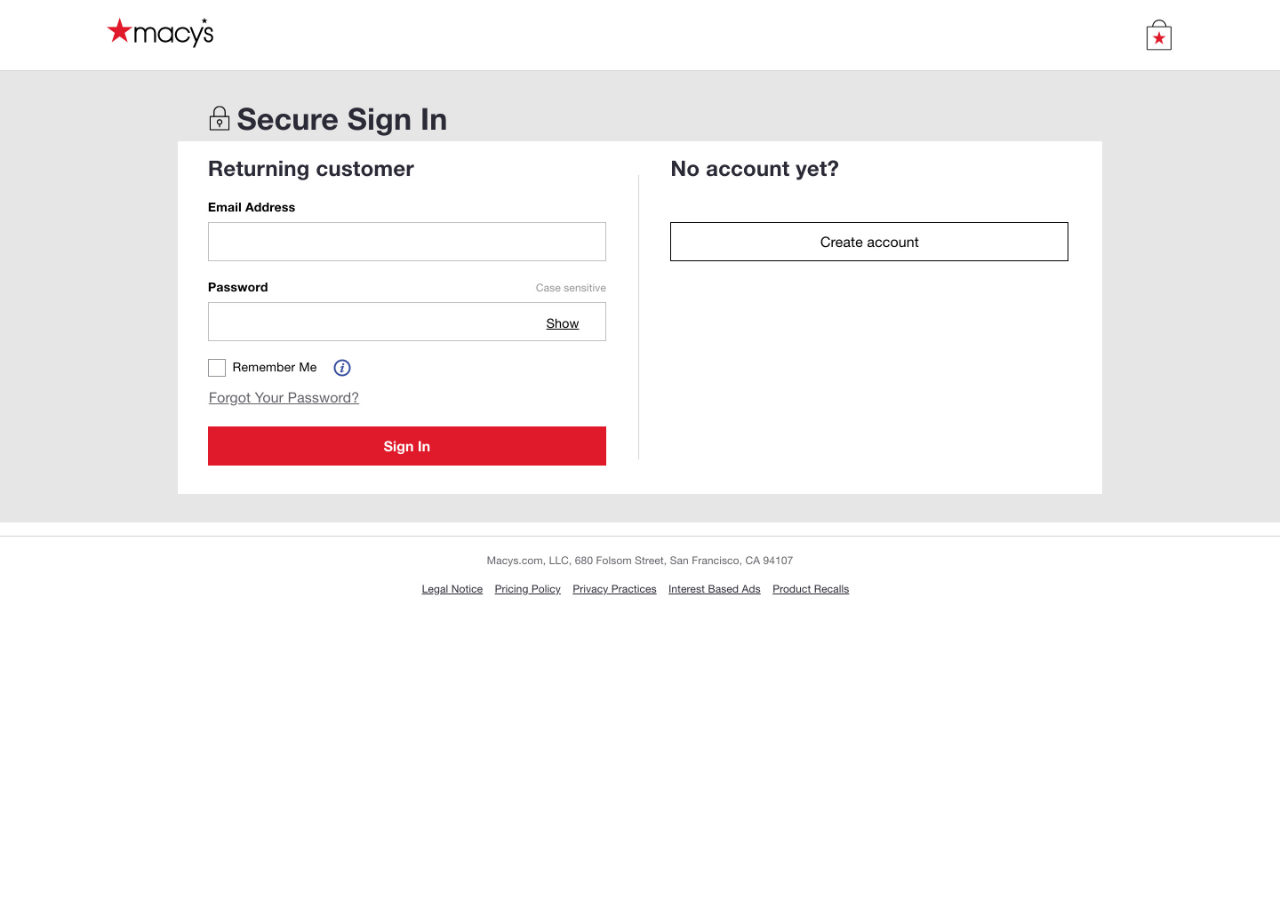
<file: signin.html>
<!DOCTYPE html>
<head>
	<meta charset="utf-8">
	<meta http-equiv="X-UA-Compatible" content="IE=edge">
	<title>Sign In - Macy's</title>
	<meta name="description" content="">
	<meta name="viewport" content="width=device-width, initial-scale=1, user-scalable=0">
	<link rel="stylesheet" href="css/style-min.css">
</head>
<body>

<!-- <img src="img/screenshot-desktop-2-cropped" class="static-block" style="max-width:1600px;margin:auto;"> -->
<!-- <img src="img/Home Content - Desktop@2x.jpg" class="static-block" style="max-width:1600px;margin:auto;"> -->
<img src="img/signin-full-desktop.jpg" class="static-block" style="margin:auto;">
<div style="width:100vw;height:5.5vw;background:purple;opacity:0;position:absolute;top:0;left:0;">
	<a href="index.html"><div style="width:11vw;height:100%;background:orange;left:7vw;"></div></a>
</div>



<div class="overlay"></div>

</body>
</html>

<script src="js/main-min.js"></script><!-- bundled js -->
</file>
<file: css/style-min.css>
*,*:before,*:after{-webkit-box-sizing:border-box;-moz-box-sizing:border-box;box-sizing:border-box}*:focus{outline:0}::selection{background:#7a7a7a;color:#fff}svg:not(:root){overflow:hidden}@media print{img{max-width:100% !important}}.clear{clear:both}.color-reverse{color:#fff}.color-reverse h1,.color-reverse h2,.color-reverse h3,.color-reverse h4,.color-reverse h5,.color-reverse p,.color-reverse li,.font_icon .color-reverseh1,.color-reverseh2,.color-reverseh3,.color-reverseh4,.color-reverseh5,.color-reversep,.color-reverseli,.color-reverse.font_icon{color:#fff}.color-reverse a,.color-reversea{color:#2293f9 !important}.color-reverse a:hover,.color-reversea:hover{opacity:.85}.color-reverse path,.color-reverse polygon{fill:#fff}.color-reverse hr,.color-reversehr{background:#fff}.center{text-align:center !important}.centerV,.centerH,.centerVH{*zoom:1;float:left;clear:none;text-align:inherit;width:100%;margin-left:0%;margin-right:2%}.centerV:before,.centerV:after,.centerH:before,.centerH:after,.centerVH:before,.centerVH:after{content:'';display:table}.centerV:after,.centerH:after,.centerVH:after{clear:both}.centerV:last-child,.centerH:last-child,.centerVH:last-child{margin-right:0%}.centerV{position:absolute;transform-style:preserve-3d;top:50%;transform:translateY(-50%);-webkit-transform:translateY(-50%);-moz-transform:translateY(-50%);-ms-transform:translateY(-50%);-o-transform:translateY(-50%)}@media (max-width: 700px){.centerV{*zoom:1;width:auto;max-width:1200px;float:none;display:block;margin-right:auto;margin-left:auto;padding-left:0;padding-right:0;padding:0;margin:0}.centerV:before,.centerV:after{content:'';display:table}.centerV:after{clear:both}}.centerH{position:absolute;transform-style:preserve-3d;left:50%;transform:translateX(-50%);-webkit-transform:translateX(-50%);-moz-transform:translateX(-50%);-ms-transform:translateX(-50%);-o-transform:translateX(-50%)}.centerVH{position:absolute;transform-style:preserve-3d;top:50%;left:50%;transform:translate(-50%, -50%);-webkit-transform:translateY(-50%, -50%);-moz-transform:translateY(-50%, -50%);-ms-transform:translateY(-50%, -50%);-o-transform:translateY(-50%, -50%)}@media (min-width: 421px){.mobile-thin-only{display:none}}@media (min-width: 701px){.mobile-only{display:none}}@media (max-width: 420px){.mobile-wide-only{display:none}}@media (min-width: 701px){.mobile-wide-only{display:none}}@media (max-width: 420px){.mobile-wide-up-only{display:none}}@media (max-width: 700px){.tablet-only{display:none}}@media (min-width: 981px){.tablet-only{display:none}}@media (max-width: 700px){.tablet-up-only{display:none}}@media (min-width: 981px){.tablet-down-only{display:none}}@media (max-width: 980px){.desktop-only{display:none}}@media (max-width: 1135px){.desktop-wide-only{display:none}}.nopad{padding:0 !important}.nomargin{margin:0 !important}.no-transition{transition:none !important}@font-face{font-family:'open_sans-light';src:url("../fonts/open_sans/opensans-light-webfont.eot");src:url("../fonts/open_sans/opensans-light-webfont.eot?#iefix") format("embedded-opentype"),url("../fonts/open_sans/opensans-light-webfont.woff2") format("woff2"),url("../fonts/open_sans/opensans-light-webfont.woff") format("woff"),url("../fonts/open_sans/opensans-light-webfont.ttf") format("truetype"),url("../fonts/open_sans/opensans-light-webfont.svg#open_sanslight") format("svg");font-weight:normal;font-style:normal;text-rendering:optimizeLegibility}@font-face{font-family:'open_sans-semibold';src:url("../fonts/open_sans/opensans-semibold-webfont.eot");src:url("../fonts/open_sans/opensans-semibold-webfont.eot?#iefix") format("embedded-opentype"),url("../fonts/open_sans/opensans-semibold-webfont.woff2") format("woff2"),url("../fonts/open_sans/opensans-semibold-webfont.woff") format("woff"),url("../fonts/open_sans/opensans-semibold-webfont.ttf") format("truetype"),url("../fonts/open_sans/opensans-semibold-webfont.svg#open_sanssemibold") format("svg");font-weight:normal;font-style:normal;text-rendering:optimizeLegibility}a{color:#2293f9;text-decoration:none}a:hover{cursor:pointer;color:rgba(34,147,249,0.91)}a img{border:none}h1,h2,h3,h4,h5{font-weight:normal;line-height:1.25em;margin:.7em 0 1em 0}h1{font-size:2.25em}@media (max-width: 700px){h1{font-size:1.6875em}}h2{font-size:1.6em;margin-bottom:1.5em}@media (max-width: 700px){h2{font-size:1.2em}}h3{font-size:1.45em;margin-bottom:1.5em}@media (max-width: 700px){h3{font-size:1.0875em}}h4{font-size:1.28em;margin-bottom:1.5em}@media (max-width: 700px){h4{font-size:.96em}}h5{font-size:1.15em;margin:.7em 0 1.5em 0}@media (max-width: 700px){h5{font-size:.8625em}}p{font-size:1.1em;line-height:1.6em;margin:0 0 1.6em 0}@media (max-width: 700px){p{font-size:.9em;margin:0 0 1.1em 0}}p a{text-decoration:underline}p img{margin-top:.7em}hr{height:1px;background:#ddd;border:0}section hr{margin:1em 0 1.75em 0}ul,ol{padding-left:1.2em;font-family:Akkurat;margin:0 0 24px 0}@media (max-width: 700px){ul,ol{margin:0 0 14px 0}}ul li,ol li{margin:0 0 10px 0}@media (max-width: 700px){ul li,ol li{margin:0 0 7px 0}}ul li ul,ol li ul{margin:10px 0 13.333333px 0}@media (max-width: 700px){ul li ul,ol li ul{margin:9.333333px 0 14px 0}}ul.icon_list,ol.icon_list{padding-left:0;margin-left:1.35em;list-style-type:none}ul.icon_list li,ol.icon_list li{position:relative}ul.icon_list .font_icon,ol.icon_list .font_icon{position:absolute;left:-1.54em;top:1px}sup,sub{vertical-align:baseline;position:relative;top:-.4em}sub{top:.4em}div{position:relative}@font-face{font-family:'icon_font';src:url("../fonts/fontello/icon_font.eot?10008542");src:url("../fonts/fontello/icon_font.eot?10008542#iefix") format("embedded-opentype"),url("../fonts/fontello/icon_font.woff?10008542") format("woff"),url("../fonts/fontello/icon_font.ttf?10008542") format("truetype"),url("../fonts/fontello/icon_font.svg?10008542#icon_font") format("svg");font-weight:normal;font-style:normal}[class^="icon-"]:before,[class*=" icon-"]:before{font-family:"icon_font";font-style:normal;font-weight:normal;speak:none;display:inline-block;text-decoration:inherit;width:1em;margin-right:.2em;text-align:center;font-variant:normal;text-transform:none;line-height:1em;margin-left:.2em;-webkit-font-smoothing:antialiased;-moz-osx-font-smoothing:grayscale}.icon-arrow-down-circle:before{content:'\e800'}.icon-arrow-down:before{content:'\e801'}.icon-arrow-left-circle:before{content:'\e802'}.icon-arrow-left:before{content:'\e803'}.icon-arrow-right-circle:before{content:'\e804'}.icon-arrow-right:before{content:'\e805'}.icon-arrow-up-circle:before{content:'\e806'}.icon-arrow-up:before{content:'\e807'}.icon-check-circle:before{content:'\e808'}.icon-check:before{content:'\e809'}.icon-x-circle:before{content:'\e80a'}.icon-x:before{content:'\e80b'}.icon-document:before{content:'\e80c'}.icon-menu:before{content:'\e80d'}.icon-minus:before{content:'\e80e'}.icon-plus:before{content:'\e810'}.icon-settings:before{content:'\e812'}.icon-search:before{content:'\e813'}.icon-play:before{content:'\e814'}.icon-upload:before{content:'\e815'}.icon-download:before{content:'\e816'}.icon-chat:before{content:'\e817'}.icon-lock:before{content:'\e818'}.icon-fullscreen:before{content:'\e819'}.icon-play2:before{content:'\e81a'}.icon-pause:before{content:'\e81b'}.icon-sound:before{content:'\e81c'}.icon-mute:before{content:'\e81d'}.icon-playthin:before{content:'\e81e'}.header{width:100%;height:80px;background:#fff;padding:0 32px;border-bottom:1px solid #bababa}@media (max-width: 700px){.header{height:60px;padding:0}}.header .inset{max-width:1600px;height:100%;margin:auto}.header .logo{position:absolute;width:124px;top:19px;left:45.5px}@media (max-width: 700px){.header .logo{width:133px;margin:auto;top:8px}}.header .utility-nav{position:absolute;left:213px;top:46px}.header .utility-nav a{color:#000}.header .utility-nav a:hover{text-decoration:underline}.header .utility-nav .link{display:inline-block;font-size:12px;margin-right:20px}.header .utility-nav .link .icon{display:inline-block;top:-1px;width:8px;margin-left:2px}.header .menu-button{position:absolute;top:9px;left:-20px;font-weight:bold;font-size:16px;display:inline-block;padding:8px 0;width:62px;height:57px;display:flex;align-items:center;justify-content:center}.header .menu-button:hover{cursor:pointer}.header .menu-button .icon{display:inline-block;width:22px;height:17px;transition:all 0.3s cubic-bezier(0.215, 0.61, 0.355, 1)}.header .menu-button .icon .menu-icon{width:100%;height:1px;background:#000;position:absolute}.header .menu-button .icon .menu-icon.top{top:0}.header .menu-button .icon .menu-icon.middle{top:8px}.header .menu-button .icon .menu-icon.bottom{bottom:0}.header .search-and-bag{position:absolute;right:0;top:0}.header .search{width:100%;pointer-events:none;padding-left:250px;padding-right:485px;position:absolute;top:17px}.header .bag{position:absolute;top:22px;right:0}.header .bag .icon{height:32px}.header .store-account-search{pointer-events:none;position:absolute;width:100%;padding-left:250px;padding-right:15px;top:21px;right:0;display:flex;flex-direction:row-reverse;font-size:14px;line-height:18px}.header .store-account-search>div{display:flex;flex-direction:row;align-items:center;margin-right:44px}.header .store-account-search .icon{top:2px;margin-right:12px}.header .store-account-search a{color:#000}.header .store-account-search .store{pointer-events:auto;text-overflow:ellipsis;overflow:hidden;display:flex;justify-content:flex-end}.header .store-account-search .store .name{max-width:150px;white-space:nowrap;text-overflow:ellipsis;overflow:hidden;display:block;float:left;margin-right:8px}.header .store-account-search .store .open{color:#008757}.header .store-account-search .store .time{color:#636369}.header .store-account-search .account{pointer-events:auto}.header .store-account-search .account:hover .lockup a{text-decoration:underline}.header .store-account-search .account .icon:hover{cursor:pointer}.header .store-account-search .account .lockup{height:100%;display:flex;align-items:center}.header .store-account-search .account .lockup .icon{width:8px;display:inline-block;top:-1px;margin-left:4px}.header .store-account-search .account .lockup a{display:block}.header .store-account-search .account .menu-panel-account{position:absolute;top:100%;left:50%;width:0;transition:opacity 0.3s cubic-bezier(0.215, 0.61, 0.355, 1);opacity:0;pointer-events:none}.header .store-account-search .account .menu-panel-account.active{opacity:1;height:auto;overflow:visible;pointer-events:auto}.header .store-account-search .account .menu-panel-account .links{width:200px;left:-100px;background:#fff;border:1px solid #e6e6e6;padding:10px 0}.header .store-account-search .account .menu-panel-account .links .link a{display:block;padding:3px 14px 4px 14px}.header .store-account-search .account .menu-panel-account .links .link a:hover{text-decoration:underline}.header .store-account-search .search-input{pointer-events:auto;flex-grow:1;margin-right:80px;position:relative;top:-2px}.header .store-account-search .search-input input{width:100%;height:40px;padding:0 8px;font-size:16px;border:none;border:1px solid #d6d6d6;background:none}.header .store-account-search .search-input input::placeholder{color:#000}.header .store-account-search .search-input .input-button{width:40px;height:40px;background:#e6e6e6;display:block;position:absolute;top:0;right:0;color:tan;display:flex;align-items:center;justify-content:center}.header .store-account-search .search-input .input-button .icon{position:relative;top:0;left:0;margin-right:0}.header .overlay{position:fixed;top:0}.overlay{width:100vw;height:100vh;background:rgba(0,0,0,0.35);position:fixed;top:0;left:0;opacity:0;pointer-events:none;transition:opacity 0.45s cubic-bezier(0.215, 0.61, 0.355, 1)}.overlay .close-button{position:absolute;top:24px;left:0}.overlay .close-button:hover{cursor:pointer}.overlay.active{opacity:1;pointer-events:auto}.overlay.active .close-button{left:320px}.menu{pointer-events:none;position:fixed;top:0px;left:-300px;width:300px;height:100vh;background:#fff;background:tan;transition:all 0.3s cubic-bezier(0.215, 0.61, 0.355, 1);box-sizing:border-box;overflow:hidden}.menu.active{left:0}.menu.flyout-active{background:#fff}.menu-l1{pointer-events:none;transition:all 0.45s cubic-bezier(0.215, 0.61, 0.355, 1);width:300px;height:100vh;background:#fff;padding:0;float:left;top:0;left:0;pointer-events:none;opacity:1;overflow-x:hidden;overflow-y:scroll}.menu-l1 .element{overflow:-moz-scrollbars-none}.menu-l1.active{pointer-events:auto;opacity:1}.menu-l1 .top-links,.menu-l1 .bottom-links{margin:12px 0}.menu-l1 .top-link a,.menu-l1 .bottom-link a{color:#000}.menu-l1 .top-link a:hover .label .primary,.menu-l1 .bottom-link a:hover .label .primary{text-decoration:underline}.menu-l1 .top-link .lockup,.menu-l1 .bottom-link .lockup{display:flex;padding:11px 24px 11px 24px;font-size:15px;line-height:20px}.menu-l1 .top-link .lockup .icon,.menu-l1 .bottom-link .lockup .icon{margin-right:8px;width:24px;text-align:center;display:block;flex-shrink:0}.menu-l1 .top-link .lockup .label,.menu-l1 .bottom-link .lockup .label{flex-grow:1;margin-top:1px;overflow:hidden;white-space:nowrap;text-overflow:ellipsis}.menu-l1 .top-link .lockup .label .primary,.menu-l1 .bottom-link .lockup .label .primary{overflow:hidden;text-overflow:ellipsis}.menu-l1 .top-link .lockup .label .secondary,.menu-l1 .bottom-link .lockup .label .secondary{font-size:14px;line-height:18px}.menu-l1 .top-link .lockup .label .highlight,.menu-l1 .bottom-link .lockup .label .highlight{color:#008757}.menu-l1 .bottom-link .lockup{padding:8px 24px 8px 24px;font-size:15px;line-height:20px}.menu-l1 .dept-links{margin:20px 0}.menu-l1 .title{padding:0 16px 0 24px;margin:0 0 12px 0;font-weight:bold}.menu-l1 .link a{padding:8px 24px;margin:0;display:block;color:#000;font-size:15px}.menu-l1 .link a .lockup{display:block;position:relative}.menu-l1 .link a .lockup .inset{padding-left:0px;width:100%;display:block}.menu-l1 .link:hover,.menu-l1 .link.active{cursor:pointer}.menu-l1 .link:hover .highlight,.menu-l1 .link.active .highlight{width:100%}.menu-l1 .link:hover.show-guide,.menu-l1 .link.active.show-guide{background:pink}.menu-l1 .link.active{z-index:100}.menu-l1 .link.active .inset{text-decoration:underline}.menu-l1 .link.active .angle{display:block;width:70%;right:-70%;height:30px;position:absolute;transition:height 0.3s cubic-bezier(0.215, 0.61, 0.355, 1),right 0.06s cubic-bezier(0.215, 0.61, 0.355, 1)}.menu-l1 .link.active .angle.angle-top{clip-path:polygon(0% 100%, 100% 0%, 100% 100%);bottom:95%}.menu-l1 .link.active .angle.angle-bottom{clip-path:polygon(0% 0%, 100% 0%, 100% 100%);top:95%}.menu-l1 .link.active .angle.show-guide{background:pink}.menu-l1 .link.active .angle.active{right:0;transition:height 0.3s cubic-bezier(0.215, 0.61, 0.355, 1),right 0.3s cubic-bezier(0.215, 0.61, 0.355, 1)}.menu-l1 .link.active .icon-right{opacity:1}.menu-l1 .link:first-child{margin-top:12px}.menu-l1 .link:last-child{margin-bottom:12px}.menu-l1 .link .icon-right{position:absolute;right:-2px;opacity:1}.menu-l1 .link .angle{display:none}.menu-l1 hr{margin:0 24px}.menu-flyout{transition:all 0.3s cubic-bezier(0.215, 0.61, 0.355, 1),opacity 0.3s cubic-bezier(0.215, 0.61, 0.355, 1);top:150px;position:fixed;left:0;pointer-events:none;opacity:0;padding:24px 24px;background:#fff;width:calc(90% - 300px);max-width:1024px;height:auto}.menu-flyout.active{opacity:1;pointer-events:auto;transition:all 0.3s cubic-bezier(0.215, 0.61, 0.355, 1),opacity 0.3s cubic-bezier(0.215, 0.61, 0.355, 1);left:300px}.account-flyout{background:#fff;width:300px;position:fixed;top:0;left:0;transition:all 0.3s cubic-bezier(0.215, 0.61, 0.355, 1);padding:12px 24px;pointer-events:none;border-left:1px solid #f1f1f1;opacity:0}.account-flyout.active{pointer-events:auto;opacity:1;left:300px}.account-flyout .menu-group .link{font-size:14px}.account-flyout .menu-group .link a{color:#2c2c37;display:block;padding:5px 0}.account-flyout .menu-group .link a:hover{cursor:pointer;text-decoration:underline}.menu-cat{display:none}.menu-cat .col{*zoom:1;float:left;clear:none;text-align:inherit;width:23.5%;margin-left:0%;margin-right:2%}.menu-cat .col:before,.menu-cat .col:after{content:'';display:table}.menu-cat .col:after{clear:both}.menu-cat .col:last-child{margin-right:0%}.menu-cat .menu-group{margin-bottom:28px}.menu-cat .menu-group:last-child{margin-bottom:0}.menu-cat .title{font-weight:bold;margin-bottom:8px;font-size:16px}.menu-cat .title img{width:100%}.menu-cat .title:hover{cursor:pointer;text-decoration:underline}.menu-cat .link{font-size:14px}.menu-cat .link a{color:#2c2c37;display:block;padding:3px 0 4px 0}.menu-cat .link a:hover{text-decoration:underline;color:#000}.menu-cat .link.red a{color:#c00;padding:5px 0 6px 0}.menu-cat.active{display:block}.top-bar{background:#F8F8F8;font-size:12px;line-height:16px;color:#626369;padding:12px 32px;text-align:center}.static-block{width:100%;display:block}html,body{*zoom:1;float:left;clear:none;text-align:inherit;width:100%;margin-left:0%;margin-right:0%;height:100%;margin:0;padding:0;font-family:"Helvetica Neue",Helvetica,Arial,sans-serif;font-size:14px;-webkit-font-smoothing:antialiased;-moz-osx-font-smoothing:grayscale}html:before,html:after,body:before,body:after{content:'';display:table}html:after,body:after{clear:both}
</file>
